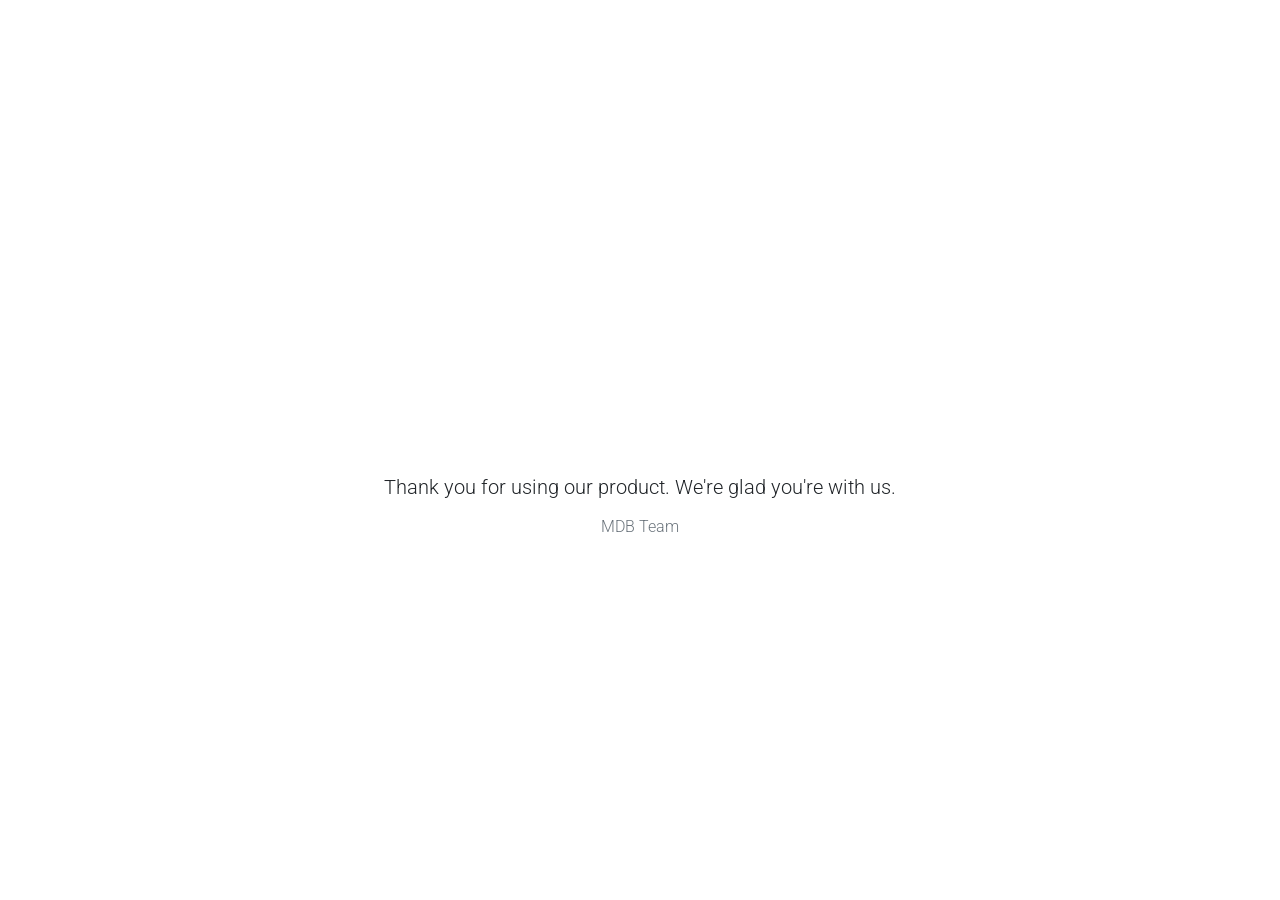
<file: polls/static/MDB-Free_4.19.1/index.html>
<!DOCTYPE html>
<html lang="en">
<head>
  <meta charset="UTF-8">
  <meta name="viewport" content="width=device-width, initial-scale=1, shrink-to-fit=no">
  <meta http-equiv="x-ua-compatible" content="ie=edge">
  <title>Material Design for Bootstrap</title>
  <!-- MDB icon -->
  <link rel="icon" href="img/mdb-favicon.ico" type="image/x-icon">
  <!-- Font Awesome -->
  <link rel="stylesheet" href="https://use.fontawesome.com/releases/v5.11.2/css/all.css">
  <!-- Google Fonts Roboto -->
  <link rel="stylesheet" href="https://fonts.googleapis.com/css?family=Roboto:300,400,500,700&display=swap">
  <!-- Bootstrap core CSS -->
  <link rel="stylesheet" href="css/bootstrap.min.css">
  <!-- Material Design Bootstrap -->
  <link rel="stylesheet" href="css/mdb.min.css">
  <!-- Your custom styles (optional) -->
  <link rel="stylesheet" href="css/style.css">
</head>
<body>

  <!-- Start your project here-->  
  <div style="height: 100vh">
    <div class="flex-center flex-column">
      <h1 class="text-hide animated fadeIn mb-4" style="background-image: url('https://mdbootstrap.com/img/logo/mdb-transparent-250px.png'); width: 250px; height: 90px;">MDBootstrap</h1>
      <h5 class="animated fadeIn mb-3">Thank you for using our product. We're glad you're with us.</h5>
      <p class="animated fadeIn text-muted">MDB Team</p>
    </div>
  </div>
  <!-- End your project here-->

  <!-- jQuery -->
  <script type="text/javascript" src="js/jquery.min.js"></script>
  <!-- Bootstrap tooltips -->
  <script type="text/javascript" src="js/popper.min.js"></script>
  <!-- Bootstrap core JavaScript -->
  <script type="text/javascript" src="js/bootstrap.min.js"></script>
  <!-- MDB core JavaScript -->
  <script type="text/javascript" src="js/mdb.min.js"></script>
  <!-- Your custom scripts (optional) -->
  <script type="text/javascript"></script>

</body>
</html>
</file>
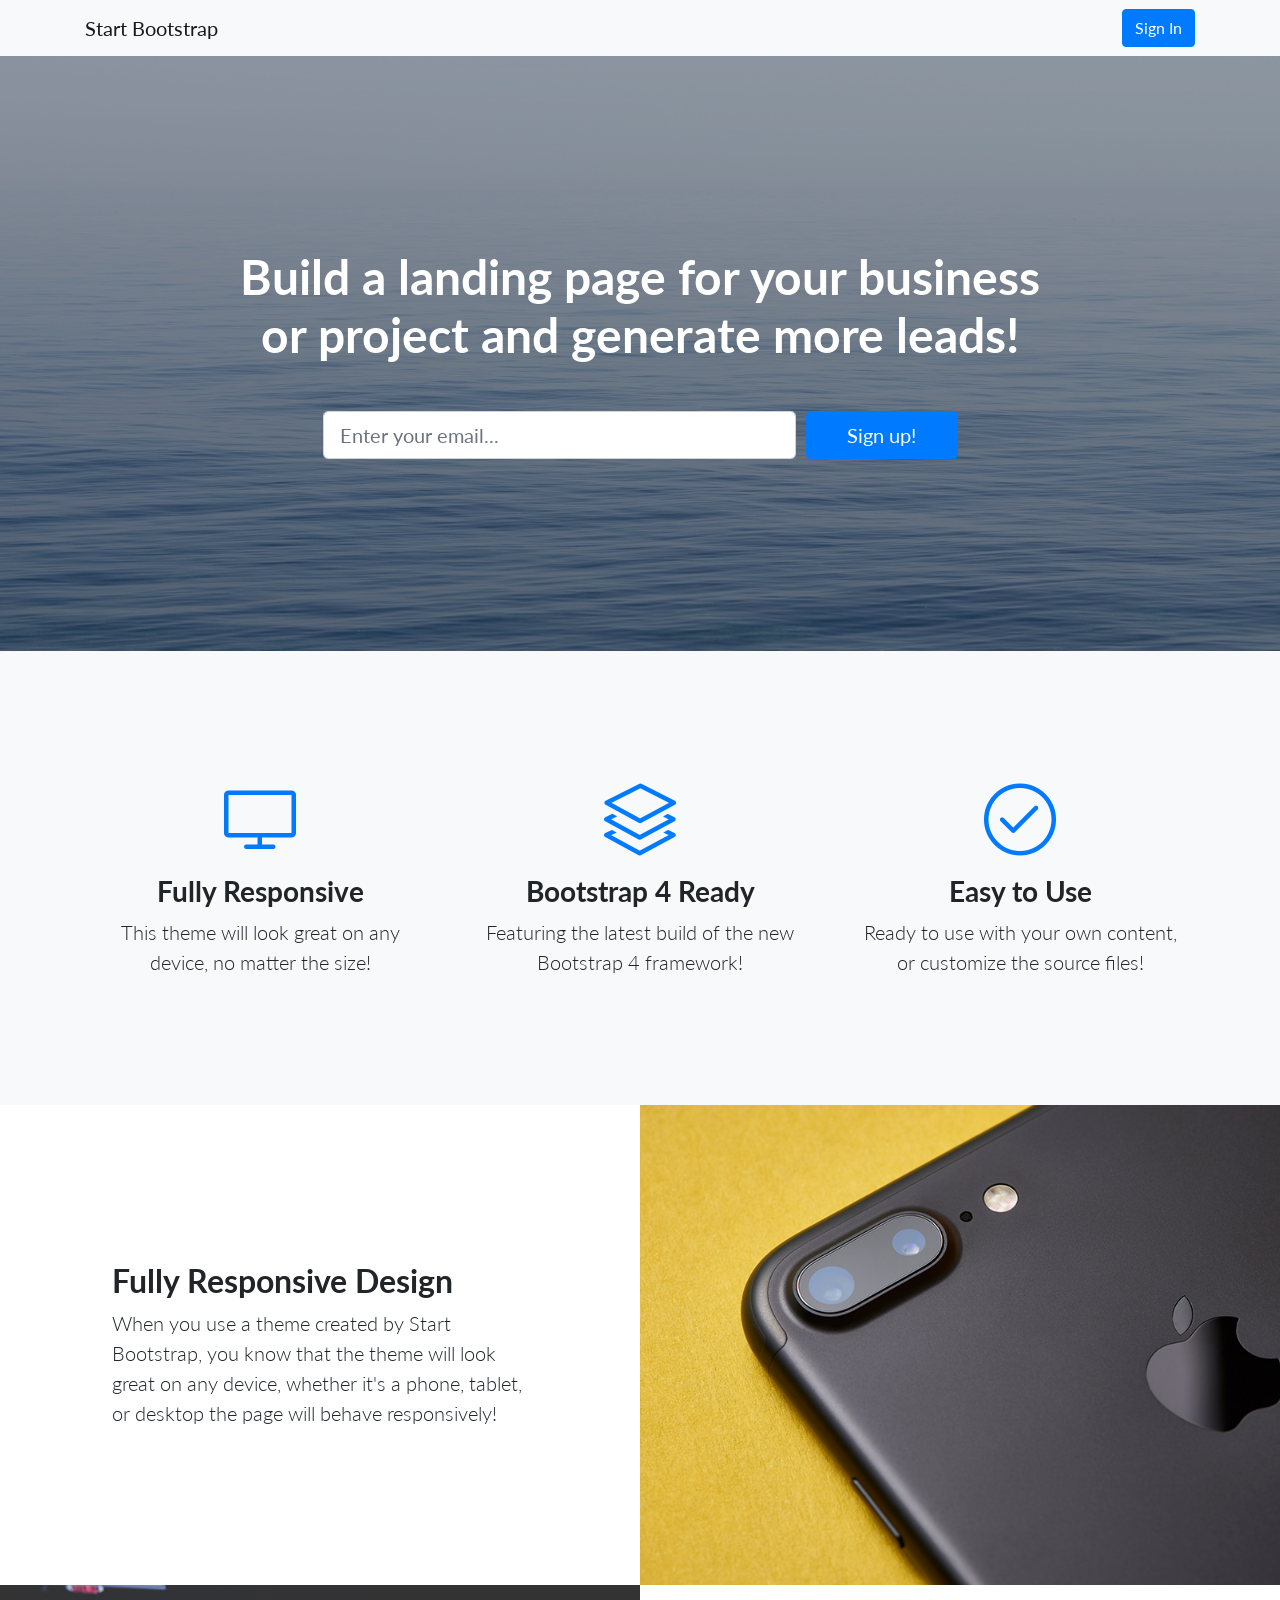
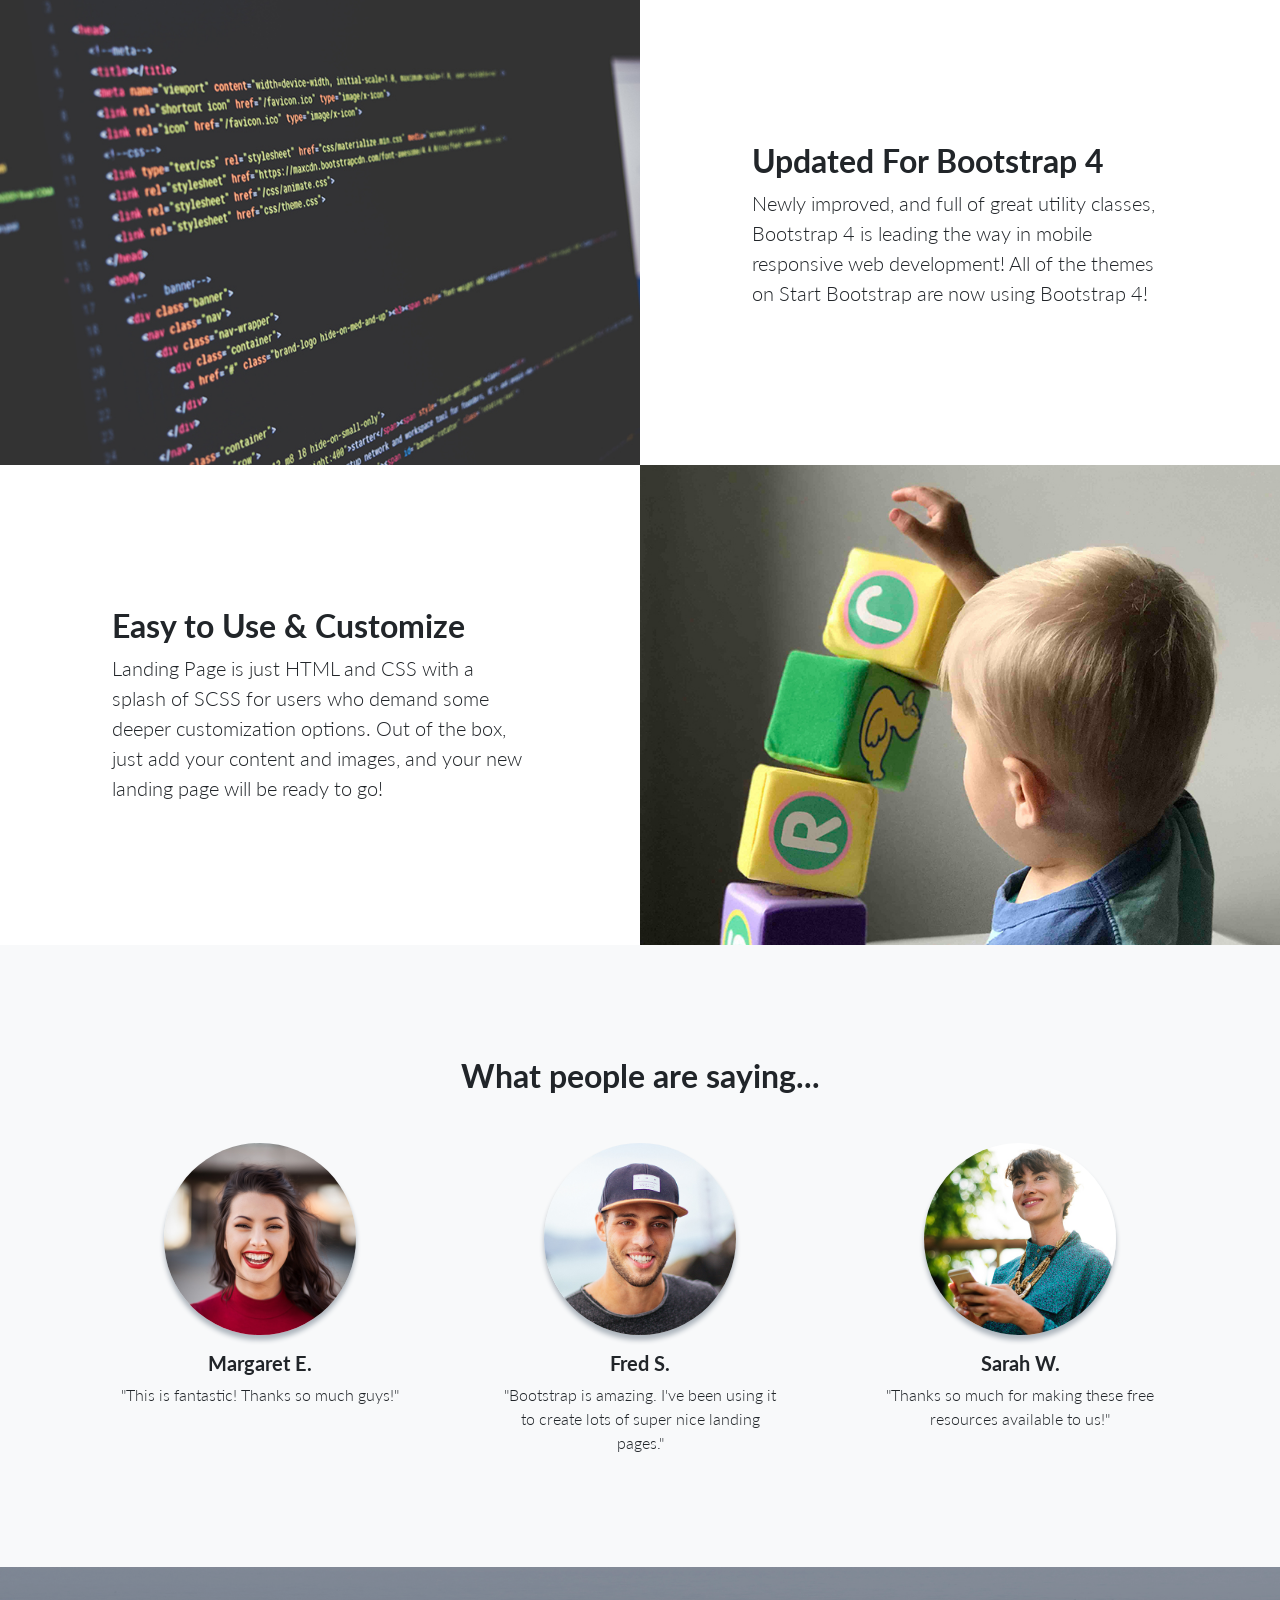
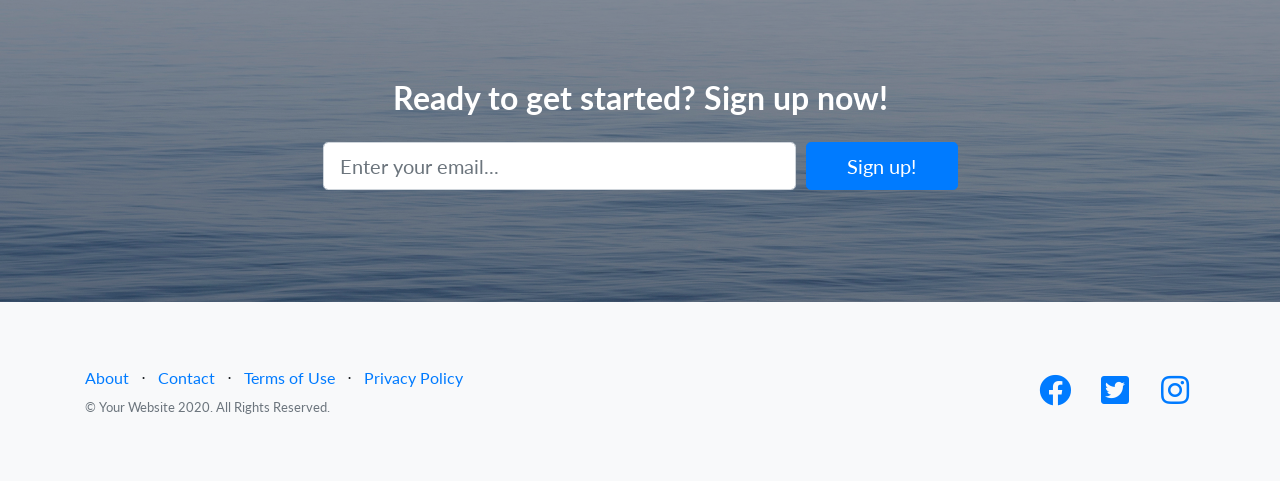
<file: polls/static/startbootstrap/index.html>
<!DOCTYPE html>
<html lang="en">

<head>

  <meta charset="utf-8">
  <meta name="viewport" content="width=device-width, initial-scale=1, shrink-to-fit=no">
  <meta name="description" content="">
  <meta name="author" content="">

  <title>Landing Page - Start Bootstrap Theme</title>

  <!-- Bootstrap core CSS -->
  <link href="vendor/bootstrap/css/bootstrap.min.css" rel="stylesheet">

  <!-- Custom fonts for this template -->
  <link href="vendor/fontawesome-free/css/all.min.css" rel="stylesheet">
  <link href="vendor/simple-line-icons/css/simple-line-icons.css" rel="stylesheet" type="text/css">
  <link href="https://fonts.googleapis.com/css?family=Lato:300,400,700,300italic,400italic,700italic" rel="stylesheet" type="text/css">

  <!-- Custom styles for this template -->
  <link href="css/landing-page.min.css" rel="stylesheet">

</head>

<body>

  <!-- Navigation -->
  <nav class="navbar navbar-light bg-light static-top">
    <div class="container">
      <a class="navbar-brand" href="#">Start Bootstrap</a>
      <a class="btn btn-primary" href="#">Sign In</a>
    </div>
  </nav>

  <!-- Masthead -->
  <header class="masthead text-white text-center">
    <div class="overlay"></div>
    <div class="container">
      <div class="row">
        <div class="col-xl-9 mx-auto">
          <h1 class="mb-5">Build a landing page for your business or project and generate more leads!</h1>
        </div>
        <div class="col-md-10 col-lg-8 col-xl-7 mx-auto">
          <form>
            <div class="form-row">
              <div class="col-12 col-md-9 mb-2 mb-md-0">
                <input type="email" class="form-control form-control-lg" placeholder="Enter your email...">
              </div>
              <div class="col-12 col-md-3">
                <button type="submit" class="btn btn-block btn-lg btn-primary">Sign up!</button>
              </div>
            </div>
          </form>
        </div>
      </div>
    </div>
  </header>

  <!-- Icons Grid -->
  <section class="features-icons bg-light text-center">
    <div class="container">
      <div class="row">
        <div class="col-lg-4">
          <div class="features-icons-item mx-auto mb-5 mb-lg-0 mb-lg-3">
            <div class="features-icons-icon d-flex">
              <i class="icon-screen-desktop m-auto text-primary"></i>
            </div>
            <h3>Fully Responsive</h3>
            <p class="lead mb-0">This theme will look great on any device, no matter the size!</p>
          </div>
        </div>
        <div class="col-lg-4">
          <div class="features-icons-item mx-auto mb-5 mb-lg-0 mb-lg-3">
            <div class="features-icons-icon d-flex">
              <i class="icon-layers m-auto text-primary"></i>
            </div>
            <h3>Bootstrap 4 Ready</h3>
            <p class="lead mb-0">Featuring the latest build of the new Bootstrap 4 framework!</p>
          </div>
        </div>
        <div class="col-lg-4">
          <div class="features-icons-item mx-auto mb-0 mb-lg-3">
            <div class="features-icons-icon d-flex">
              <i class="icon-check m-auto text-primary"></i>
            </div>
            <h3>Easy to Use</h3>
            <p class="lead mb-0">Ready to use with your own content, or customize the source files!</p>
          </div>
        </div>
      </div>
    </div>
  </section>

  <!-- Image Showcases -->
  <section class="showcase">
    <div class="container-fluid p-0">
      <div class="row no-gutters">

        <div class="col-lg-6 order-lg-2 text-white showcase-img" style="background-image: url('img/bg-showcase-1.jpg');"></div>
        <div class="col-lg-6 order-lg-1 my-auto showcase-text">
          <h2>Fully Responsive Design</h2>
          <p class="lead mb-0">When you use a theme created by Start Bootstrap, you know that the theme will look great on any device, whether it's a phone, tablet, or desktop the page will behave responsively!</p>
        </div>
      </div>
      <div class="row no-gutters">
        <div class="col-lg-6 text-white showcase-img" style="background-image: url('img/bg-showcase-2.jpg');"></div>
        <div class="col-lg-6 my-auto showcase-text">
          <h2>Updated For Bootstrap 4</h2>
          <p class="lead mb-0">Newly improved, and full of great utility classes, Bootstrap 4 is leading the way in mobile responsive web development! All of the themes on Start Bootstrap are now using Bootstrap 4!</p>
        </div>
      </div>
      <div class="row no-gutters">
        <div class="col-lg-6 order-lg-2 text-white showcase-img" style="background-image: url('img/bg-showcase-3.jpg');"></div>
        <div class="col-lg-6 order-lg-1 my-auto showcase-text">
          <h2>Easy to Use &amp; Customize</h2>
          <p class="lead mb-0">Landing Page is just HTML and CSS with a splash of SCSS for users who demand some deeper customization options. Out of the box, just add your content and images, and your new landing page will be ready to go!</p>
        </div>
      </div>
    </div>
  </section>

  <!-- Testimonials -->
  <section class="testimonials text-center bg-light">
    <div class="container">
      <h2 class="mb-5">What people are saying...</h2>
      <div class="row">
        <div class="col-lg-4">
          <div class="testimonial-item mx-auto mb-5 mb-lg-0">
            <img class="img-fluid rounded-circle mb-3" src="img/testimonials-1.jpg" alt="">
            <h5>Margaret E.</h5>
            <p class="font-weight-light mb-0">"This is fantastic! Thanks so much guys!"</p>
          </div>
        </div>
        <div class="col-lg-4">
          <div class="testimonial-item mx-auto mb-5 mb-lg-0">
            <img class="img-fluid rounded-circle mb-3" src="img/testimonials-2.jpg" alt="">
            <h5>Fred S.</h5>
            <p class="font-weight-light mb-0">"Bootstrap is amazing. I've been using it to create lots of super nice landing pages."</p>
          </div>
        </div>
        <div class="col-lg-4">
          <div class="testimonial-item mx-auto mb-5 mb-lg-0">
            <img class="img-fluid rounded-circle mb-3" src="img/testimonials-3.jpg" alt="">
            <h5>Sarah W.</h5>
            <p class="font-weight-light mb-0">"Thanks so much for making these free resources available to us!"</p>
          </div>
        </div>
      </div>
    </div>
  </section>

  <!-- Call to Action -->
  <section class="call-to-action text-white text-center">
    <div class="overlay"></div>
    <div class="container">
      <div class="row">
        <div class="col-xl-9 mx-auto">
          <h2 class="mb-4">Ready to get started? Sign up now!</h2>
        </div>
        <div class="col-md-10 col-lg-8 col-xl-7 mx-auto">
          <form>
            <div class="form-row">
              <div class="col-12 col-md-9 mb-2 mb-md-0">
                <input type="email" class="form-control form-control-lg" placeholder="Enter your email...">
              </div>
              <div class="col-12 col-md-3">
                <button type="submit" class="btn btn-block btn-lg btn-primary">Sign up!</button>
              </div>
            </div>
          </form>
        </div>
      </div>
    </div>
  </section>

  <!-- Footer -->
  <footer class="footer bg-light">
    <div class="container">
      <div class="row">
        <div class="col-lg-6 h-100 text-center text-lg-left my-auto">
          <ul class="list-inline mb-2">
            <li class="list-inline-item">
              <a href="#">About</a>
            </li>
            <li class="list-inline-item">&sdot;</li>
            <li class="list-inline-item">
              <a href="#">Contact</a>
            </li>
            <li class="list-inline-item">&sdot;</li>
            <li class="list-inline-item">
              <a href="#">Terms of Use</a>
            </li>
            <li class="list-inline-item">&sdot;</li>
            <li class="list-inline-item">
              <a href="#">Privacy Policy</a>
            </li>
          </ul>
          <p class="text-muted small mb-4 mb-lg-0">&copy; Your Website 2020. All Rights Reserved.</p>
        </div>
        <div class="col-lg-6 h-100 text-center text-lg-right my-auto">
          <ul class="list-inline mb-0">
            <li class="list-inline-item mr-3">
              <a href="#">
                <i class="fab fa-facebook fa-2x fa-fw"></i>
              </a>
            </li>
            <li class="list-inline-item mr-3">
              <a href="#">
                <i class="fab fa-twitter-square fa-2x fa-fw"></i>
              </a>
            </li>
            <li class="list-inline-item">
              <a href="#">
                <i class="fab fa-instagram fa-2x fa-fw"></i>
              </a>
            </li>
          </ul>
        </div>
      </div>
    </div>
  </footer>

  <!-- Bootstrap core JavaScript -->
  <script src="vendor/jquery/jquery.min.js"></script>
  <script src="vendor/bootstrap/js/bootstrap.bundle.min.js"></script>

</body>

</html>
</file>
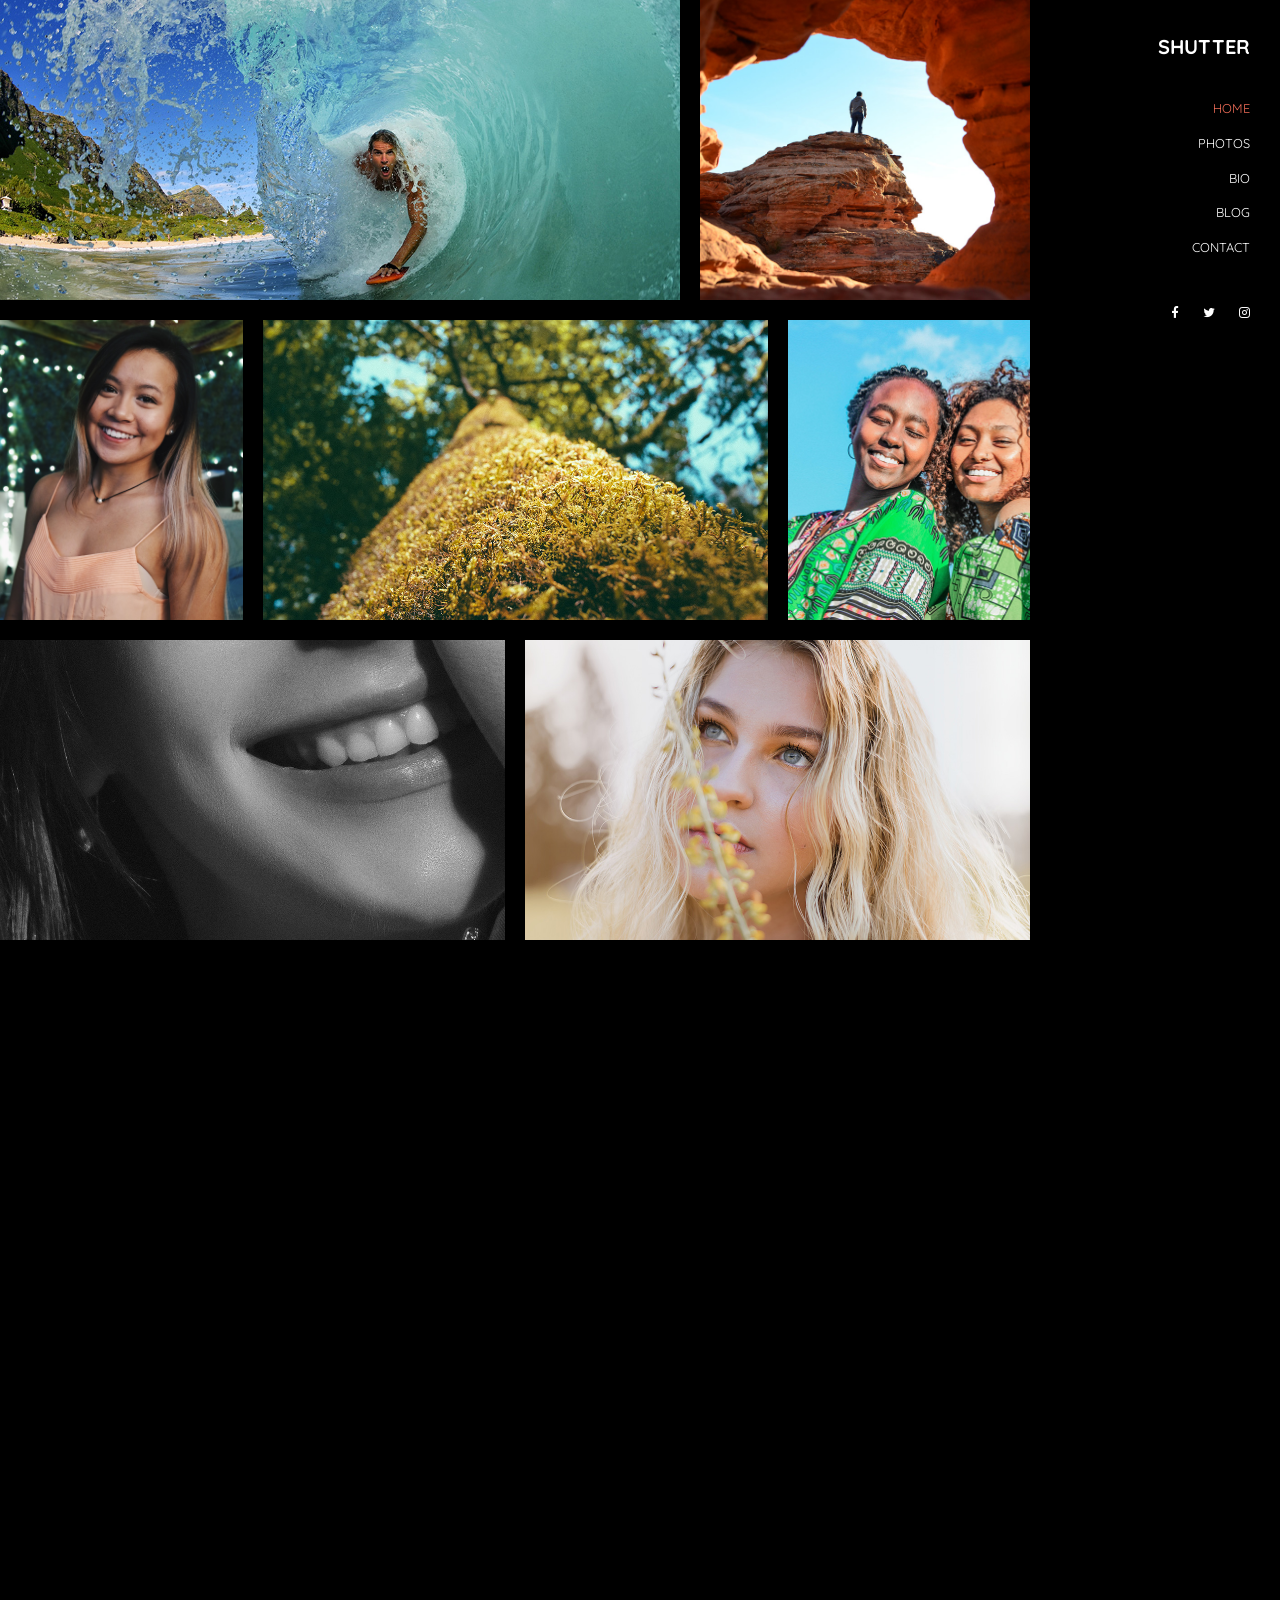
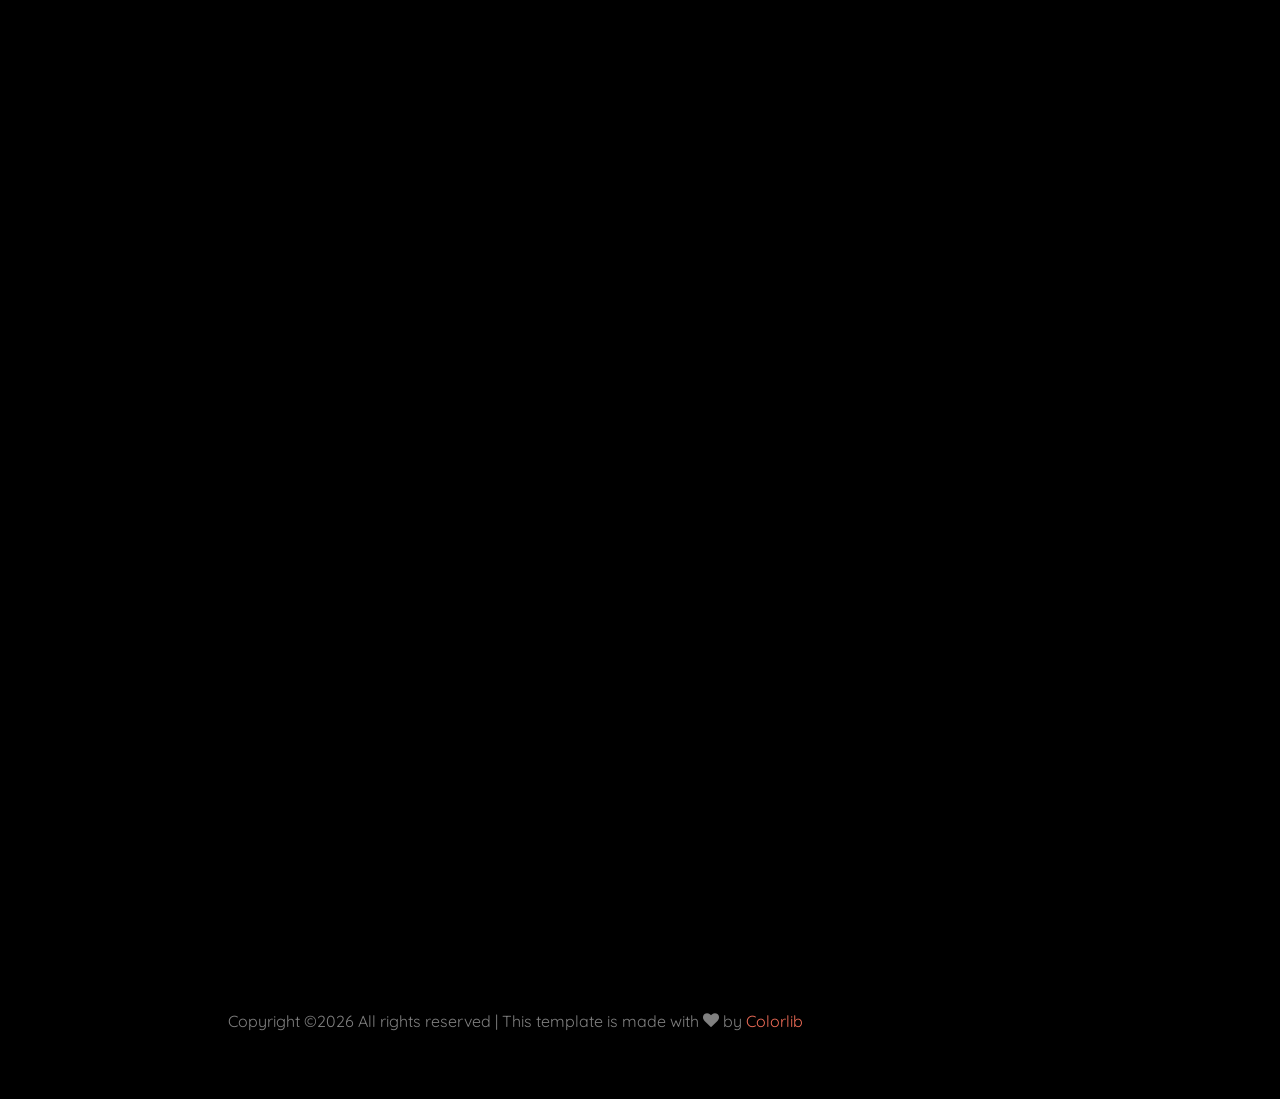
<file: polls/static/shutter/shutter/index.html>
<!DOCTYPE html>
<html lang="en">
  <head>
    <title>Shutter &mdash; Colorlib Website Template</title>
    <meta charset="utf-8">
    <meta name="viewport" content="width=device-width, initial-scale=1, shrink-to-fit=no">

    <link href="https://fonts.googleapis.com/css?family=Quicksand:300,400,500,700,900" rel="stylesheet">
    <link rel="stylesheet" href="fonts/icomoon/style.css">

    <link rel="stylesheet" href="css/bootstrap.min.css">
    <link rel="stylesheet" href="css/magnific-popup.css">
    <link rel="stylesheet" href="css/jquery-ui.css">
    <link rel="stylesheet" href="css/owl.carousel.min.css">
    <link rel="stylesheet" href="css/owl.theme.default.min.css">

    <link rel="stylesheet" href="css/bootstrap-datepicker.css">

    <link rel="stylesheet" href="fonts/flaticon/font/flaticon.css">

    <link rel="stylesheet" href="css/aos.css">
    <link rel="stylesheet" href="css/fancybox.min.css">

    <link rel="stylesheet" href="css/style.css">
    
  </head>
  <body>
  

  <div class="site-wrap">

  <div class="site-mobile-menu">
    <div class="site-mobile-menu-header">
      <div class="site-mobile-menu-close mt-3">
        <span class="icon-close2 js-menu-toggle"></span>
      </div>
    </div>
    <div class="site-mobile-menu-body"></div>
  </div>

  <header class="header-bar d-flex d-lg-block align-items-center" data-aos="fade-left">
    <div class="site-logo">
      <a href="index.html">Shutter</a>
    </div>
    
    <div class="d-inline-block d-xl-none ml-md-0 ml-auto py-3" style="position: relative; top: 3px;"><a href="#" class="site-menu-toggle js-menu-toggle text-white"><span class="icon-menu h3"></span></a></div>

    <div class="main-menu">
      <ul class="js-clone-nav">
        <li class="active"><a href="index.html">Home</a></li>
        <li><a href="photos.html">Photos</a></li>
        <li><a href="bio.html">Bio</a></li>
        <li><a href="blog.html">Blog</a></li>
        <li><a href="contact.html">Contact</a></li>
      </ul>
      <ul class="social js-clone-nav">
        <li><a href="#"><span class="icon-facebook"></span></a></li>
        <li><a href="#"><span class="icon-twitter"></span></a></li>
        <li><a href="#"><span class="icon-instagram"></span></a></li>
      </ul>
    </div>
  </header> 
  <main class="main-content">
    <div class="container-fluid photos">
      <div class="row align-items-stretch">
        
        <div class="col-6 col-md-6 col-lg-8" data-aos="fade-up">
          <a href="single.html" class="d-block photo-item">
            <img src="images/img_4.jpg" alt="Image" class="img-fluid">
            <div class="photo-text-more">
              <div class="photo-text-more">
              <h3 class="heading">Photos Title Here</h3>
              <span class="meta">42 Photos</span>
            </div>
            </div>
          </a>
        </div>
        <div class="col-6 col-md-6 col-lg-4" data-aos="fade-up" data-aos-delay="100">
          <a href="single.html" class="d-block photo-item">
            <img src="images/img_5.jpg" alt="Image" class="img-fluid">
            <div class="photo-text-more">
              <div class="photo-text-more">
              <h3 class="heading">Photos Title Here</h3>
              <span class="meta">42 Photos</span>
            </div>
            </div>
          </a>
        </div>

        <div class="col-6 col-md-6 col-lg-3" data-aos="fade-up">
          <a href="single.html" class="d-block photo-item">
            <img src="images/img_1.jpg" alt="Image" class="img-fluid">
            <div class="photo-text-more">
              <h3 class="heading">Photos Title Here</h3>
              <span class="meta">42 Photos</span>
            </div>
          </a>
        </div>
        <div class="col-6 col-md-6 col-lg-6" data-aos="fade-up" data-aos-delay="200">
          <a href="single.html" class="d-block photo-item">
            <img src="images/img_2.jpg" alt="Image" class="img-fluid">
            <div class="photo-text-more">
              <div class="photo-text-more">
              <h3 class="heading">Photos Title Here</h3>
              <span class="meta">42 Photos</span>
            </div>
            </div>
          </a>
        </div>
        <div class="col-6 col-md-6 col-lg-3" data-aos="fade-up" data-aos-delay="300">
          <a href="single.html" class="d-block photo-item">
            <img src="images/img_3.jpg" alt="Image" class="img-fluid">
            <div class="photo-text-more">
              <div class="photo-text-more">
              <h3 class="heading">Photos Title Here</h3>
              <span class="meta">42 Photos</span>
            </div>
            </div>
          </a>
        </div>

        

        <div class="col-6 col-md-6 col-lg-6" data-aos="fade-up" data-aos-delay="">
          <a href="single.html" class="d-block photo-item">
            <img src="images/img_6.jpg" alt="Image" class="img-fluid">
            <div class="photo-text-more">
              <div class="photo-text-more">
              <h3 class="heading">Photos Title Here</h3>
              <span class="meta">42 Photos</span>
            </div>
            </div>
          </a>
        </div>
        <div class="col-6 col-md-6 col-lg-6" data-aos="fade-up" data-aos-delay="100">
          <a href="single.html" class="d-block photo-item">
            <img src="images/img_7.jpg" alt="Image" class="img-fluid">
            <div class="photo-text-more">
              <div class="photo-text-more">
              <h3 class="heading">Photos Title Here</h3>
              <span class="meta">42 Photos</span>
            </div>
            </div>
          </a>
        </div>


        <div class="col-6 col-md-6 col-lg-4" data-aos="fade-up" data-aos-delay="">
          <a href="single.html" class="d-block photo-item">
            <img src="images/img_8.jpg" alt="Image" class="img-fluid">
            <div class="photo-text-more">
              <div class="photo-text-more">
              <h3 class="heading">Photos Title Here</h3>
              <span class="meta">42 Photos</span>
            </div>
            </div>
          </a>
        </div>
        <div class="col-6 col-md-6 col-lg-4" data-aos="fade-up" data-aos-delay="100">
          <a href="single.html" class="d-block photo-item">
            <img src="images/img_9.jpg" alt="Image" class="img-fluid">
            <div class="photo-text-more">
              <div class="photo-text-more">
              <h3 class="heading">Photos Title Here</h3>
              <span class="meta">42 Photos</span>
            </div>
            </div>
          </a>
        </div>
        <div class="col-6 col-md-6 col-lg-4" data-aos="fade-up" data-aos-delay="200">
          <a href="single.html" class="d-block photo-item">
            <img src="images/img_10.jpg" alt="Image" class="img-fluid">
            <div class="photo-text-more">
              <div class="photo-text-more">
              <h3 class="heading">Photos Title Here</h3>
              <span class="meta">42 Photos</span>
            </div>
            </div>
          </a>
        </div>


        <div class="col-6 col-md-6 col-lg-3" data-aos="fade-up" data-aos-delay="">
          <a href="single.html" class="d-block photo-item">
            <img src="images/img_1.jpg" alt="Image" class="img-fluid">
            <div class="photo-text-more">
              <div class="photo-text-more">
              <h3 class="heading">Photos Title Here</h3>
              <span class="meta">42 Photos</span>
            </div>
            </div>
          </a>
        </div>
        <div class="col-6 col-md-6 col-lg-6" data-aos="fade-up" data-aos-delay="100">
          <a href="single.html" class="d-block photo-item">
            <img src="images/img_2.jpg" alt="Image" class="img-fluid">
            <div class="photo-text-more">
              <div class="photo-text-more">
              <h3 class="heading">Photos Title Here</h3>
              <span class="meta">42 Photos</span>
            </div>
            </div>
          </a>
        </div>
        <div class="col-6 col-md-6 col-lg-3" data-aos="fade-up" data-aos-delay="200">
          <a href="single.html" class="d-block photo-item">
            <img src="images/img_3.jpg" alt="Image" class="img-fluid">
            <div class="photo-text-more">
              <div class="photo-text-more">
              <h3 class="heading">Photos Title Here</h3>
              <span class="meta">42 Photos</span>
            </div>
            </div>
          </a>
        </div>

        <div class="col-6 col-md-6 col-lg-8" data-aos="fade-up" data-aos-delay="">
          <a href="single.html" class="d-block photo-item">
            <img src="images/img_4.jpg" alt="Image" class="img-fluid">
            <div class="photo-text-more">
              <div class="photo-text-more">
              <h3 class="heading">Photos Title Here</h3>
              <span class="meta">42 Photos</span>
            </div>
            </div>
          </a>
        </div>
        <div class="col-6 col-md-6 col-lg-4" data-aos="fade-up" data-aos-delay="100">
          <a href="single.html" class="d-block photo-item">
            <img src="images/img_5.jpg" alt="Image" class="img-fluid">
            <div class="photo-text-more">
              <div class="photo-text-more">
              <h3 class="heading">Photos Title Here</h3>
              <span class="meta">42 Photos</span>
            </div>
            </div>
          </a>
        </div>

        <div class="col-6 col-md-6 col-lg-6" data-aos="fade-up" data-aos-delay="">
          <a href="single.html" class="d-block photo-item">
            <img src="images/img_6.jpg" alt="Image" class="img-fluid">
            <div class="photo-text-more">
              <div class="photo-text-more">
              <h3 class="heading">Photos Title Here</h3>
              <span class="meta">42 Photos</span>
            </div>
            </div>
          </a>
        </div>
        <div class="col-6 col-md-6 col-lg-6" data-aos="fade-up" data-aos-delay="100">
          <a href="single.html" class="d-block photo-item">
            <img src="images/img_7.jpg" alt="Image" class="img-fluid">
            <div class="photo-text-more">
              <div class="photo-text-more">
              <h3 class="heading">Photos Title Here</h3>
              <span class="meta">42 Photos</span>
            </div>
            </div>
          </a>
        </div>


        <div class="col-6 col-md-6 col-lg-4" data-aos="fade-up" data-aos-delay="">
          <a href="single.html" class="d-block photo-item">
            <img src="images/img_8.jpg" alt="Image" class="img-fluid">
            <div class="photo-text-more">
              <div class="photo-text-more">
              <h3 class="heading">Photos Title Here</h3>
              <span class="meta">42 Photos</span>
            </div>
            </div>
          </a>
        </div>
        <div class="col-6 col-md-6 col-lg-8" data-aos="fade-up" data-aos-delay="100">
          <a href="single.html" class="d-block photo-item">
            <img src="images/img_9.jpg" alt="Image" class="img-fluid">
            <div class="photo-text-more">
              <div class="photo-text-more">
              <h3 class="heading">Photos Title Here</h3>
              <span class="meta">42 Photos</span>
            </div>
            </div>
          </a>
        </div>
        

      </div>

      <div class="row justify-content-center">
        <div class="col-md-12 text-center py-5">
          <p>
        <!-- Link back to Colorlib can't be removed. Template is licensed under CC BY 3.0. -->
        Copyright &copy;<script>document.write(new Date().getFullYear());</script> All rights reserved | This template is made with <i class="icon-heart" aria-hidden="true"></i> by <a href="https://colorlib.com" target="_blank" >Colorlib</a>
        <!-- Link back to Colorlib can't be removed. Template is licensed under CC BY 3.0. -->
      </p>
        </div>
      </div>
    </div>
  </main>

</div> <!-- .site-wrap -->

  <script src="js/jquery-3.3.1.min.js"></script>
  <script src="js/jquery-migrate-3.0.1.min.js"></script>
  <script src="js/jquery-ui.js"></script>
  <script src="js/popper.min.js"></script>
  <script src="js/bootstrap.min.js"></script>
  <script src="js/owl.carousel.min.js"></script>
  <script src="js/jquery.stellar.min.js"></script>
  <script src="js/jquery.countdown.min.js"></script>
  <script src="js/jquery.magnific-popup.min.js"></script>
  <script src="js/bootstrap-datepicker.min.js"></script>
  <script src="js/aos.js"></script>

  <script src="js/jquery.fancybox.min.js"></script>

  <script src="js/main.js"></script>
    
  </body>
</html>
</file>
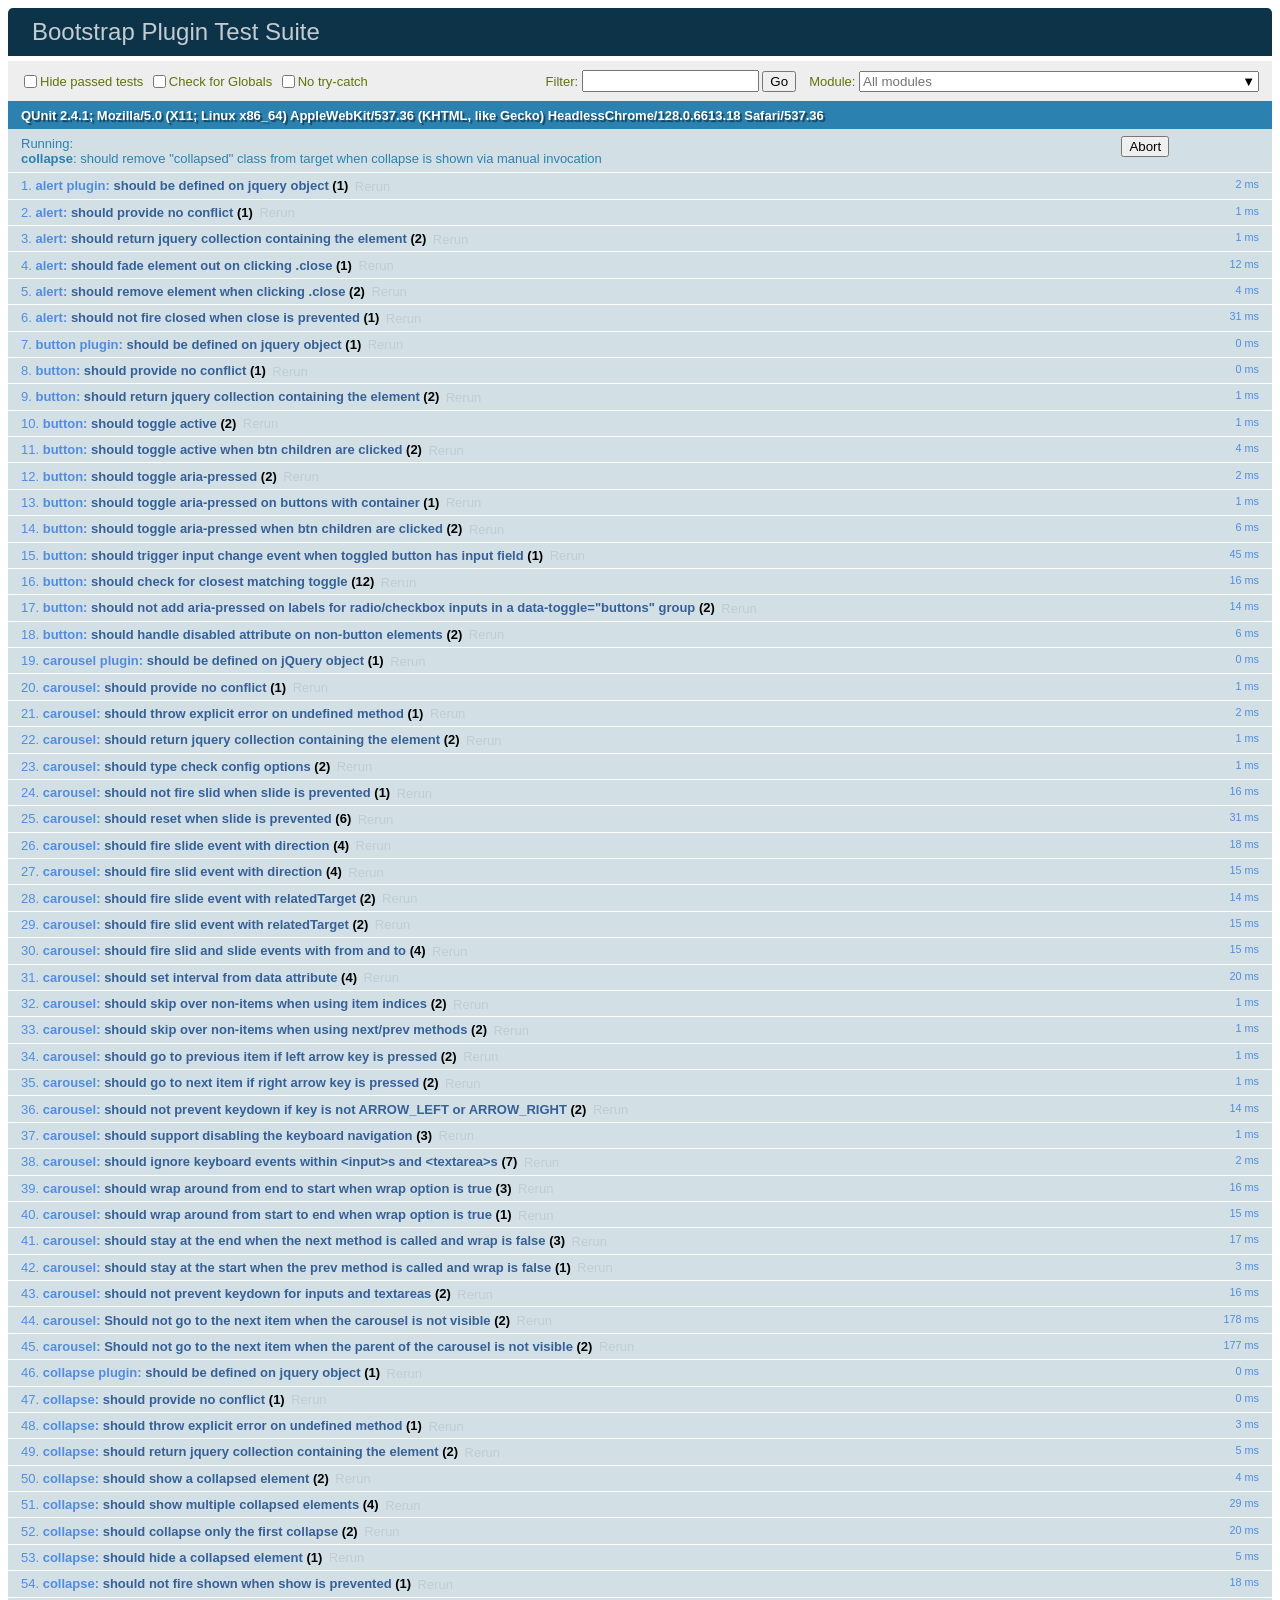
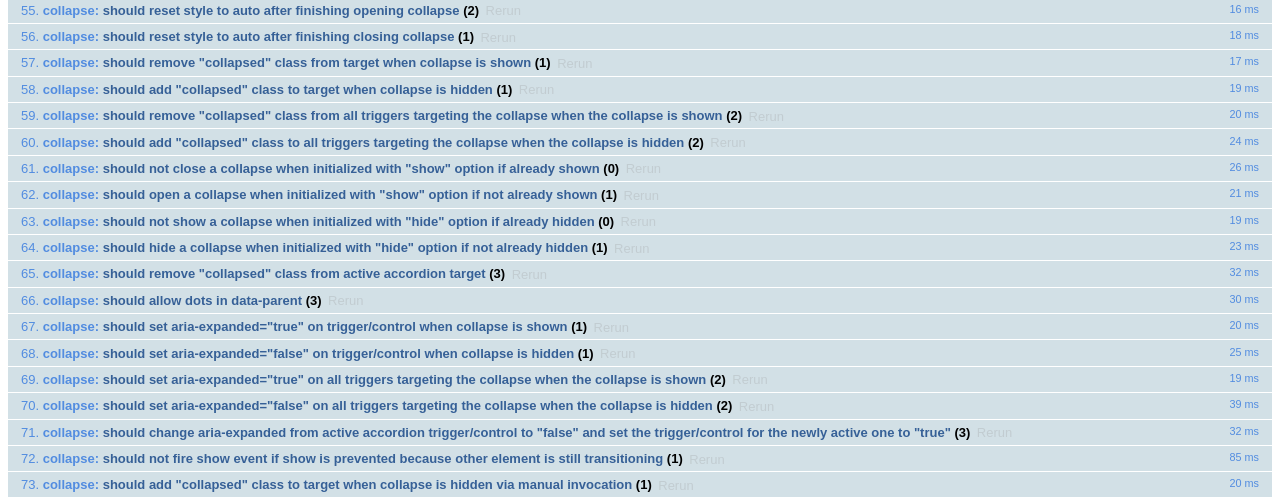
<file: polls/static/bootstrap-4.0.0/js/tests/index.html>
<!doctype html>
<html lang="en">
  <head>
    <meta charset="utf-8">
    <meta name="viewport" content="width=device-width, initial-scale=1, shrink-to-fit=no">
    <title>Bootstrap Plugin Test Suite</title>

    <!-- jQuery -->
    <script>
      (function () {
        var path = '../../assets/js/vendor/jquery-slim.min.js'
        // get jquery param from the query string.
        var jQueryVersion = location.search.match(/[?&]jquery=(.*?)(?=&|$)/)

        // If a version was specified, use that version from our vendor folder
        if (jQueryVersion) {
          path = 'vendor/jquery-' + jQueryVersion[1] + '.min.js'
        }
        document.write('<script src="' + path + '"><\/script>')
      }())
    </script>
    <script src="../../assets/js/vendor/popper.min.js"></script>

    <!-- QUnit -->
    <link rel="stylesheet" href="vendor/qunit.css" media="screen">
    <script src="vendor/qunit.js"></script>

    <script>
      // Disable jQuery event aliases to ensure we don't accidentally use any of them
      [
        'blur',
        'focus',
        'focusin',
        'focusout',
        'resize',
        'scroll',
        'click',
        'dblclick',
        'mousedown',
        'mouseup',
        'mousemove',
        'mouseover',
        'mouseout',
        'mouseenter',
        'mouseleave',
        'change',
        'select',
        'submit',
        'keydown',
        'keypress',
        'keyup',
        'contextmenu'
      ].forEach(function(eventAlias) {
        $.fn[eventAlias] = function() {
          throw new Error('Using the ".' + eventAlias + '()" method is not allowed, so that Bootstrap can be compatible with custom jQuery builds which exclude the "event aliases" module that defines said method. See https://github.com/twbs/bootstrap/blob/master/CONTRIBUTING.md#js')
        }
      })

      // Require assert.expect in each test
      QUnit.config.requireExpects = true

      // See https://github.com/axemclion/grunt-saucelabs#test-result-details-with-qunit
      var log = []
      var testName

      QUnit.done(function(testResults) {
        var tests = []
        for (var i = 0; i < log.length; i++) {
          var details = log[i]
          tests.push({
            name: details.name,
            result: details.result,
            expected: details.expected,
            actual: details.actual,
            source: details.source
          })
        }
        testResults.tests = tests

        window.global_test_results = testResults
      })

      QUnit.testStart(function(testDetails) {
        QUnit.log(function(details) {
          if (!details.result) {
            details.name = testDetails.name
            log.push(details)
          }
        })
      })

      // Display fixture on-screen on iOS to avoid false positives
      // See https://github.com/twbs/bootstrap/pull/15955
      if (/iPhone|iPad|iPod/.test(navigator.userAgent)) {
        QUnit.begin(function() {
          $('#qunit-fixture').css({ top: 0, left: 0 })
        })

        QUnit.done(function() {
          $('#qunit-fixture').css({ top: '', left: '' })
        })
      }
    </script>

    <!-- Transpiled Plugins -->
    <script src="../dist/util.js"></script>
    <script src="../dist/alert.js"></script>
    <script src="../dist/button.js"></script>
    <script src="../dist/carousel.js"></script>
    <script src="../dist/collapse.js"></script>
    <script src="../dist/dropdown.js"></script>
    <script src="../dist/modal.js"></script>
    <script src="../dist/scrollspy.js"></script>
    <script src="../dist/tab.js"></script>
    <script src="../dist/tooltip.js"></script>
    <script src="../dist/popover.js"></script>

    <!-- Unit Tests -->
    <script src="unit/alert.js"></script>
    <script src="unit/button.js"></script>
    <script src="unit/carousel.js"></script>
    <script src="unit/collapse.js"></script>
    <script src="unit/dropdown.js"></script>
    <script src="unit/modal.js"></script>
    <script src="unit/scrollspy.js"></script>
    <script src="unit/tab.js"></script>
    <script src="unit/tooltip.js"></script>
    <script src="unit/popover.js"></script>
    <script src="unit/util.js"></script>
  </head>
  <body>
    <div id="qunit-container">
      <div id="qunit"></div>
      <div id="qunit-fixture"></div>
    </div>
  </body>
</html>
</file>
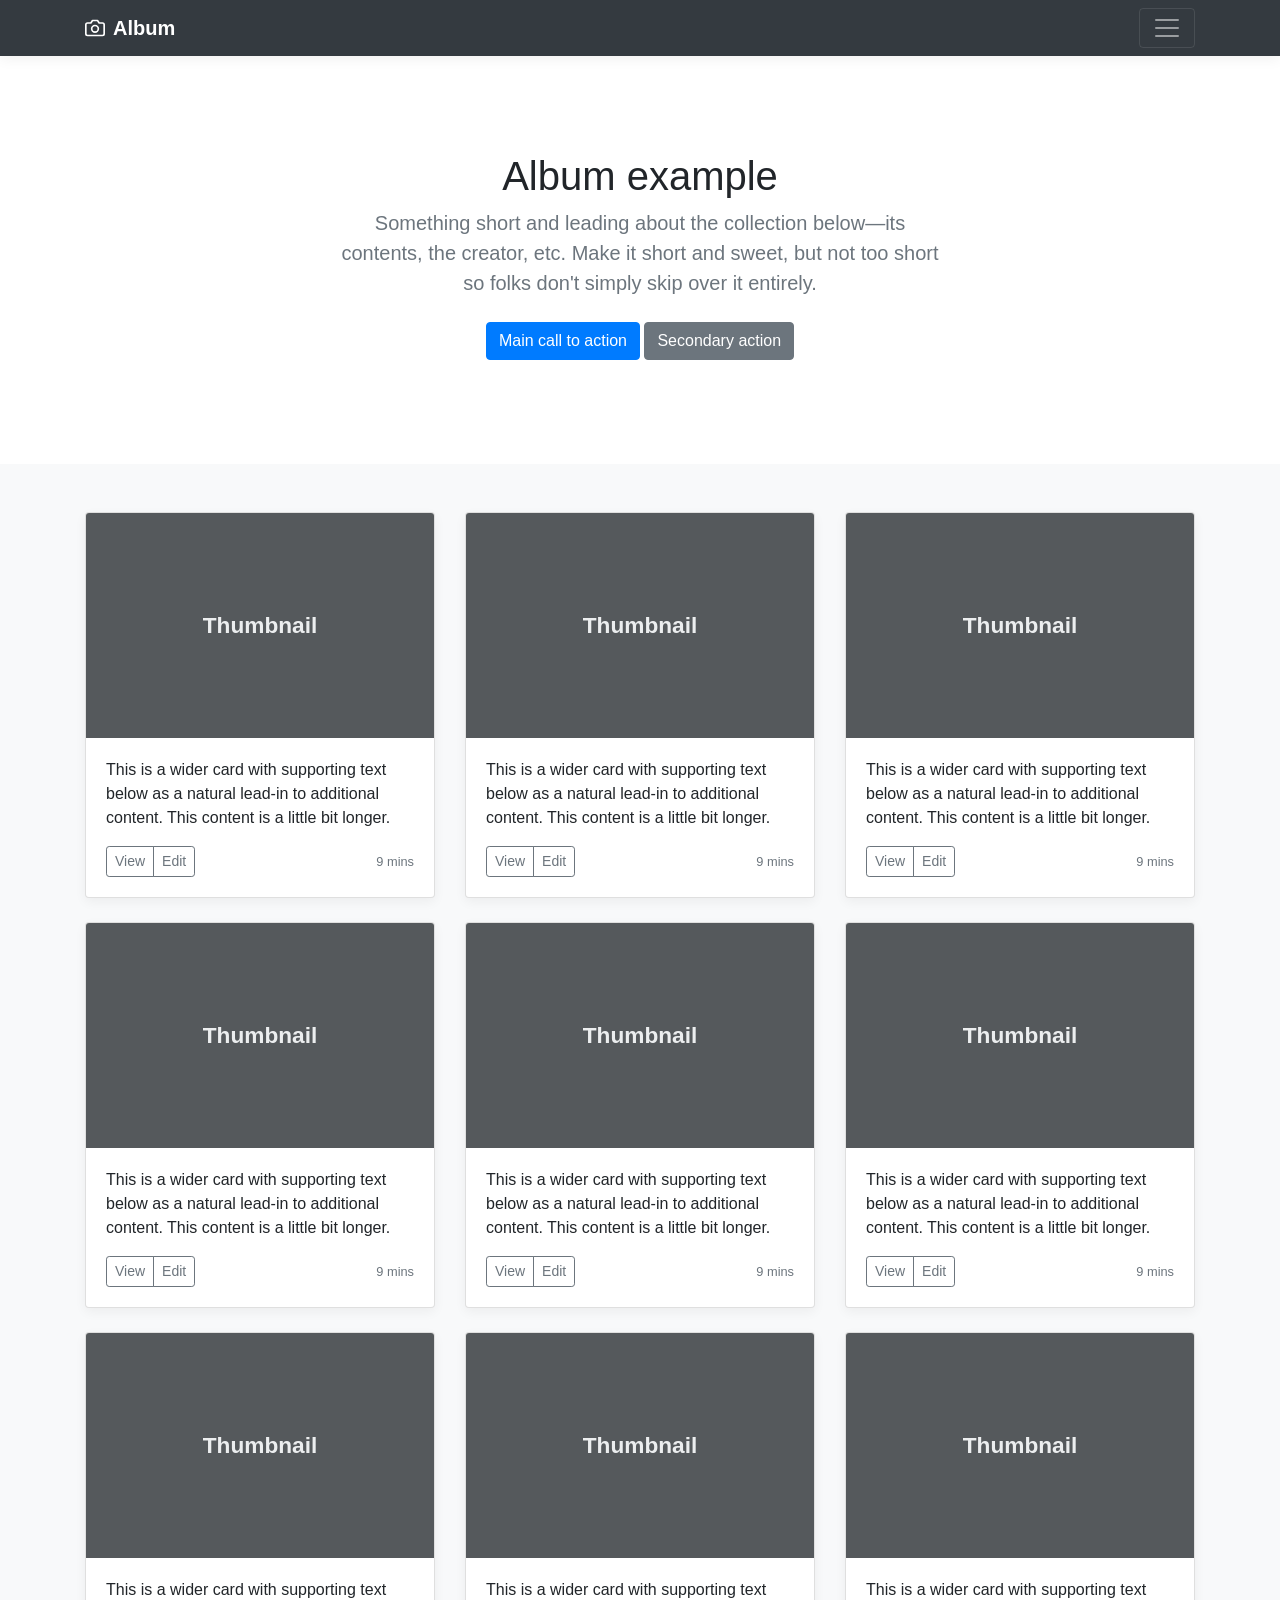
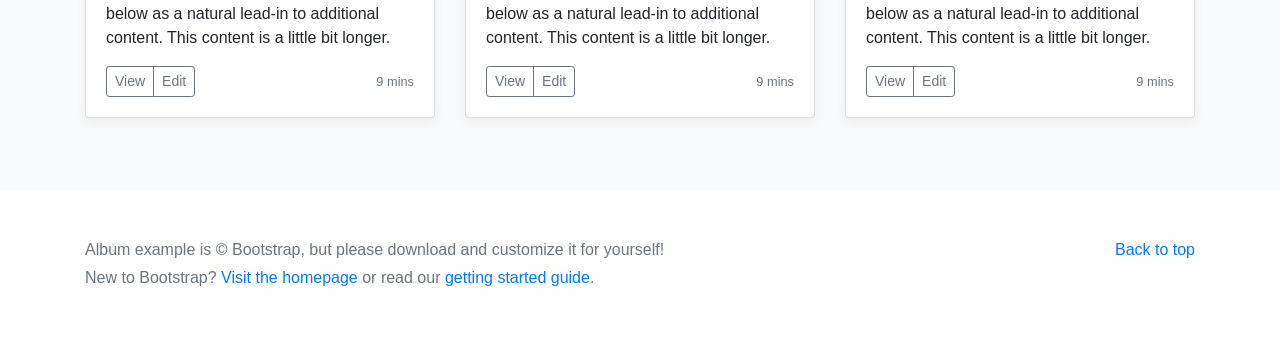
<file: polls/static/bootstrap-4.0.0/docs/4.0/examples/album/index.html>
<!doctype html>
<html lang="en">
  <head>
    <meta charset="utf-8">
    <meta name="viewport" content="width=device-width, initial-scale=1, shrink-to-fit=no">
    <meta name="description" content="">
    <meta name="author" content="">
    <link rel="icon" href="../../../../favicon.ico">

    <title>Album example for Bootstrap</title>

    <!-- Bootstrap core CSS -->
    <link href="../../../../dist/css/bootstrap.min.css" rel="stylesheet">

    <!-- Custom styles for this template -->
    <link href="album.css" rel="stylesheet">
  </head>

  <body>

    <header>
      <div class="collapse bg-dark" id="navbarHeader">
        <div class="container">
          <div class="row">
            <div class="col-sm-8 col-md-7 py-4">
              <h4 class="text-white">About</h4>
              <p class="text-muted">Add some information about the album below, the author, or any other background context. Make it a few sentences long so folks can pick up some informative tidbits. Then, link them off to some social networking sites or contact information.</p>
            </div>
            <div class="col-sm-4 offset-md-1 py-4">
              <h4 class="text-white">Contact</h4>
              <ul class="list-unstyled">
                <li><a href="#" class="text-white">Follow on Twitter</a></li>
                <li><a href="#" class="text-white">Like on Facebook</a></li>
                <li><a href="#" class="text-white">Email me</a></li>
              </ul>
            </div>
          </div>
        </div>
      </div>
      <div class="navbar navbar-dark bg-dark box-shadow">
        <div class="container d-flex justify-content-between">
          <a href="#" class="navbar-brand d-flex align-items-center">
            <svg xmlns="http://www.w3.org/2000/svg" width="20" height="20" viewBox="0 0 24 24" fill="none" stroke="currentColor" stroke-width="2" stroke-linecap="round" stroke-linejoin="round" class="mr-2"><path d="M23 19a2 2 0 0 1-2 2H3a2 2 0 0 1-2-2V8a2 2 0 0 1 2-2h4l2-3h6l2 3h4a2 2 0 0 1 2 2z"></path><circle cx="12" cy="13" r="4"></circle></svg>
            <strong>Album</strong>
          </a>
          <button class="navbar-toggler" type="button" data-toggle="collapse" data-target="#navbarHeader" aria-controls="navbarHeader" aria-expanded="false" aria-label="Toggle navigation">
            <span class="navbar-toggler-icon"></span>
          </button>
        </div>
      </div>
    </header>

    <main role="main">

      <section class="jumbotron text-center">
        <div class="container">
          <h1 class="jumbotron-heading">Album example</h1>
          <p class="lead text-muted">Something short and leading about the collection below—its contents, the creator, etc. Make it short and sweet, but not too short so folks don't simply skip over it entirely.</p>
          <p>
            <a href="#" class="btn btn-primary my-2">Main call to action</a>
            <a href="#" class="btn btn-secondary my-2">Secondary action</a>
          </p>
        </div>
      </section>

      <div class="album py-5 bg-light">
        <div class="container">

          <div class="row">
            <div class="col-md-4">
              <div class="card mb-4 box-shadow">
                <img class="card-img-top" data-src="holder.js/100px225?theme=thumb&bg=55595c&fg=eceeef&text=Thumbnail" alt="Card image cap">
                <div class="card-body">
                  <p class="card-text">This is a wider card with supporting text below as a natural lead-in to additional content. This content is a little bit longer.</p>
                  <div class="d-flex justify-content-between align-items-center">
                    <div class="btn-group">
                      <button type="button" class="btn btn-sm btn-outline-secondary">View</button>
                      <button type="button" class="btn btn-sm btn-outline-secondary">Edit</button>
                    </div>
                    <small class="text-muted">9 mins</small>
                  </div>
                </div>
              </div>
            </div>
            <div class="col-md-4">
              <div class="card mb-4 box-shadow">
                <img class="card-img-top" data-src="holder.js/100px225?theme=thumb&bg=55595c&fg=eceeef&text=Thumbnail" alt="Card image cap">
                <div class="card-body">
                  <p class="card-text">This is a wider card with supporting text below as a natural lead-in to additional content. This content is a little bit longer.</p>
                  <div class="d-flex justify-content-between align-items-center">
                    <div class="btn-group">
                      <button type="button" class="btn btn-sm btn-outline-secondary">View</button>
                      <button type="button" class="btn btn-sm btn-outline-secondary">Edit</button>
                    </div>
                    <small class="text-muted">9 mins</small>
                  </div>
                </div>
              </div>
            </div>
            <div class="col-md-4">
              <div class="card mb-4 box-shadow">
                <img class="card-img-top" data-src="holder.js/100px225?theme=thumb&bg=55595c&fg=eceeef&text=Thumbnail" alt="Card image cap">
                <div class="card-body">
                  <p class="card-text">This is a wider card with supporting text below as a natural lead-in to additional content. This content is a little bit longer.</p>
                  <div class="d-flex justify-content-between align-items-center">
                    <div class="btn-group">
                      <button type="button" class="btn btn-sm btn-outline-secondary">View</button>
                      <button type="button" class="btn btn-sm btn-outline-secondary">Edit</button>
                    </div>
                    <small class="text-muted">9 mins</small>
                  </div>
                </div>
              </div>
            </div>

            <div class="col-md-4">
              <div class="card mb-4 box-shadow">
                <img class="card-img-top" data-src="holder.js/100px225?theme=thumb&bg=55595c&fg=eceeef&text=Thumbnail" alt="Card image cap">
                <div class="card-body">
                  <p class="card-text">This is a wider card with supporting text below as a natural lead-in to additional content. This content is a little bit longer.</p>
                  <div class="d-flex justify-content-between align-items-center">
                    <div class="btn-group">
                      <button type="button" class="btn btn-sm btn-outline-secondary">View</button>
                      <button type="button" class="btn btn-sm btn-outline-secondary">Edit</button>
                    </div>
                    <small class="text-muted">9 mins</small>
                  </div>
                </div>
              </div>
            </div>
            <div class="col-md-4">
              <div class="card mb-4 box-shadow">
                <img class="card-img-top" data-src="holder.js/100px225?theme=thumb&bg=55595c&fg=eceeef&text=Thumbnail" alt="Card image cap">
                <div class="card-body">
                  <p class="card-text">This is a wider card with supporting text below as a natural lead-in to additional content. This content is a little bit longer.</p>
                  <div class="d-flex justify-content-between align-items-center">
                    <div class="btn-group">
                      <button type="button" class="btn btn-sm btn-outline-secondary">View</button>
                      <button type="button" class="btn btn-sm btn-outline-secondary">Edit</button>
                    </div>
                    <small class="text-muted">9 mins</small>
                  </div>
                </div>
              </div>
            </div>
            <div class="col-md-4">
              <div class="card mb-4 box-shadow">
                <img class="card-img-top" data-src="holder.js/100px225?theme=thumb&bg=55595c&fg=eceeef&text=Thumbnail" alt="Card image cap">
                <div class="card-body">
                  <p class="card-text">This is a wider card with supporting text below as a natural lead-in to additional content. This content is a little bit longer.</p>
                  <div class="d-flex justify-content-between align-items-center">
                    <div class="btn-group">
                      <button type="button" class="btn btn-sm btn-outline-secondary">View</button>
                      <button type="button" class="btn btn-sm btn-outline-secondary">Edit</button>
                    </div>
                    <small class="text-muted">9 mins</small>
                  </div>
                </div>
              </div>
            </div>

            <div class="col-md-4">
              <div class="card mb-4 box-shadow">
                <img class="card-img-top" data-src="holder.js/100px225?theme=thumb&bg=55595c&fg=eceeef&text=Thumbnail" alt="Card image cap">
                <div class="card-body">
                  <p class="card-text">This is a wider card with supporting text below as a natural lead-in to additional content. This content is a little bit longer.</p>
                  <div class="d-flex justify-content-between align-items-center">
                    <div class="btn-group">
                      <button type="button" class="btn btn-sm btn-outline-secondary">View</button>
                      <button type="button" class="btn btn-sm btn-outline-secondary">Edit</button>
                    </div>
                    <small class="text-muted">9 mins</small>
                  </div>
                </div>
              </div>
            </div>
            <div class="col-md-4">
              <div class="card mb-4 box-shadow">
                <img class="card-img-top" data-src="holder.js/100px225?theme=thumb&bg=55595c&fg=eceeef&text=Thumbnail" alt="Card image cap">
                <div class="card-body">
                  <p class="card-text">This is a wider card with supporting text below as a natural lead-in to additional content. This content is a little bit longer.</p>
                  <div class="d-flex justify-content-between align-items-center">
                    <div class="btn-group">
                      <button type="button" class="btn btn-sm btn-outline-secondary">View</button>
                      <button type="button" class="btn btn-sm btn-outline-secondary">Edit</button>
                    </div>
                    <small class="text-muted">9 mins</small>
                  </div>
                </div>
              </div>
            </div>
            <div class="col-md-4">
              <div class="card mb-4 box-shadow">
                <img class="card-img-top" data-src="holder.js/100px225?theme=thumb&bg=55595c&fg=eceeef&text=Thumbnail" alt="Card image cap">
                <div class="card-body">
                  <p class="card-text">This is a wider card with supporting text below as a natural lead-in to additional content. This content is a little bit longer.</p>
                  <div class="d-flex justify-content-between align-items-center">
                    <div class="btn-group">
                      <button type="button" class="btn btn-sm btn-outline-secondary">View</button>
                      <button type="button" class="btn btn-sm btn-outline-secondary">Edit</button>
                    </div>
                    <small class="text-muted">9 mins</small>
                  </div>
                </div>
              </div>
            </div>
          </div>
        </div>
      </div>

    </main>

    <footer class="text-muted">
      <div class="container">
        <p class="float-right">
          <a href="#">Back to top</a>
        </p>
        <p>Album example is &copy; Bootstrap, but please download and customize it for yourself!</p>
        <p>New to Bootstrap? <a href="../../">Visit the homepage</a> or read our <a href="../../getting-started/">getting started guide</a>.</p>
      </div>
    </footer>

    <!-- Bootstrap core JavaScript
    ================================================== -->
    <!-- Placed at the end of the document so the pages load faster -->
    <script src="https://code.jquery.com/jquery-3.2.1.slim.min.js" integrity="sha384-KJ3o2DKtIkvYIK3UENzmM7KCkRr/rE9/Qpg6aAZGJwFDMVNA/GpGFF93hXpG5KkN" crossorigin="anonymous"></script>
    <script>window.jQuery || document.write('<script src="../../../../assets/js/vendor/jquery-slim.min.js"><\/script>')</script>
    <script src="../../../../assets/js/vendor/popper.min.js"></script>
    <script src="../../../../dist/js/bootstrap.min.js"></script>
    <script src="../../../../assets/js/vendor/holder.min.js"></script>
  </body>
</html>
</file>
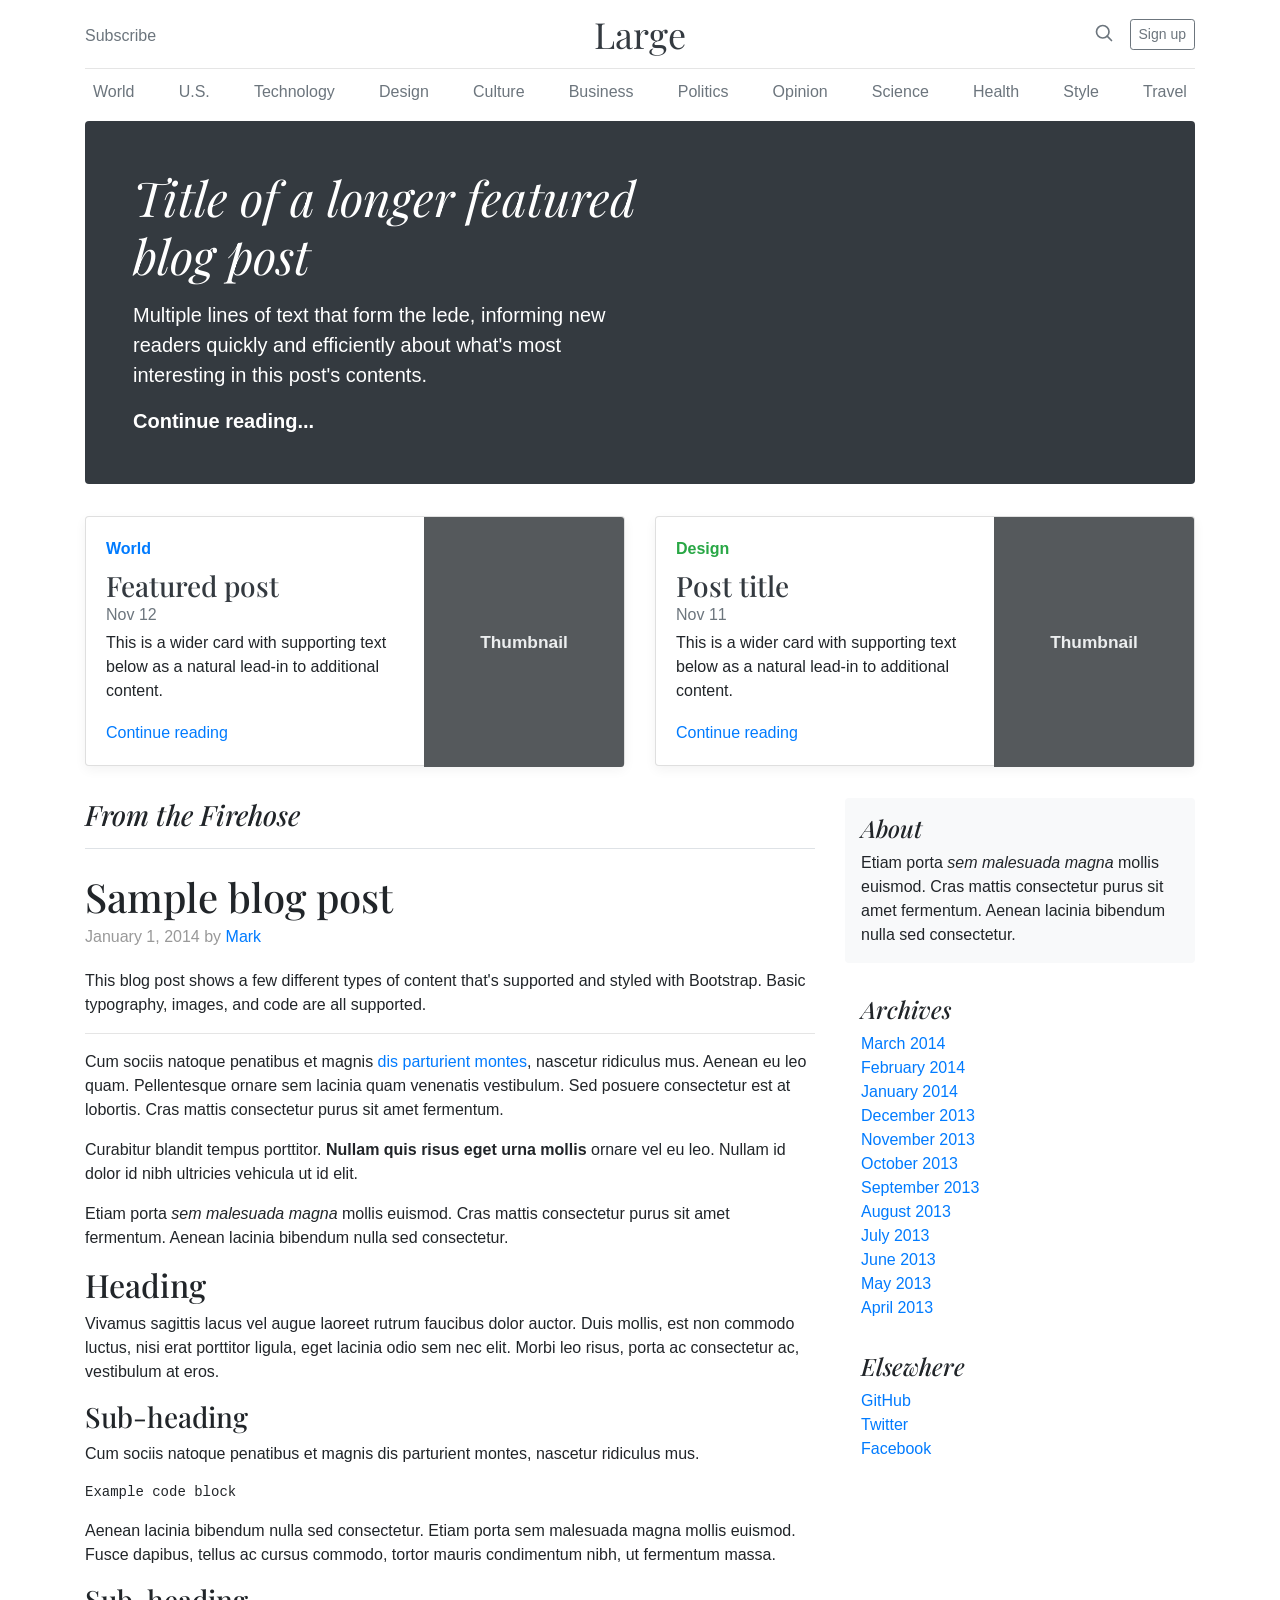
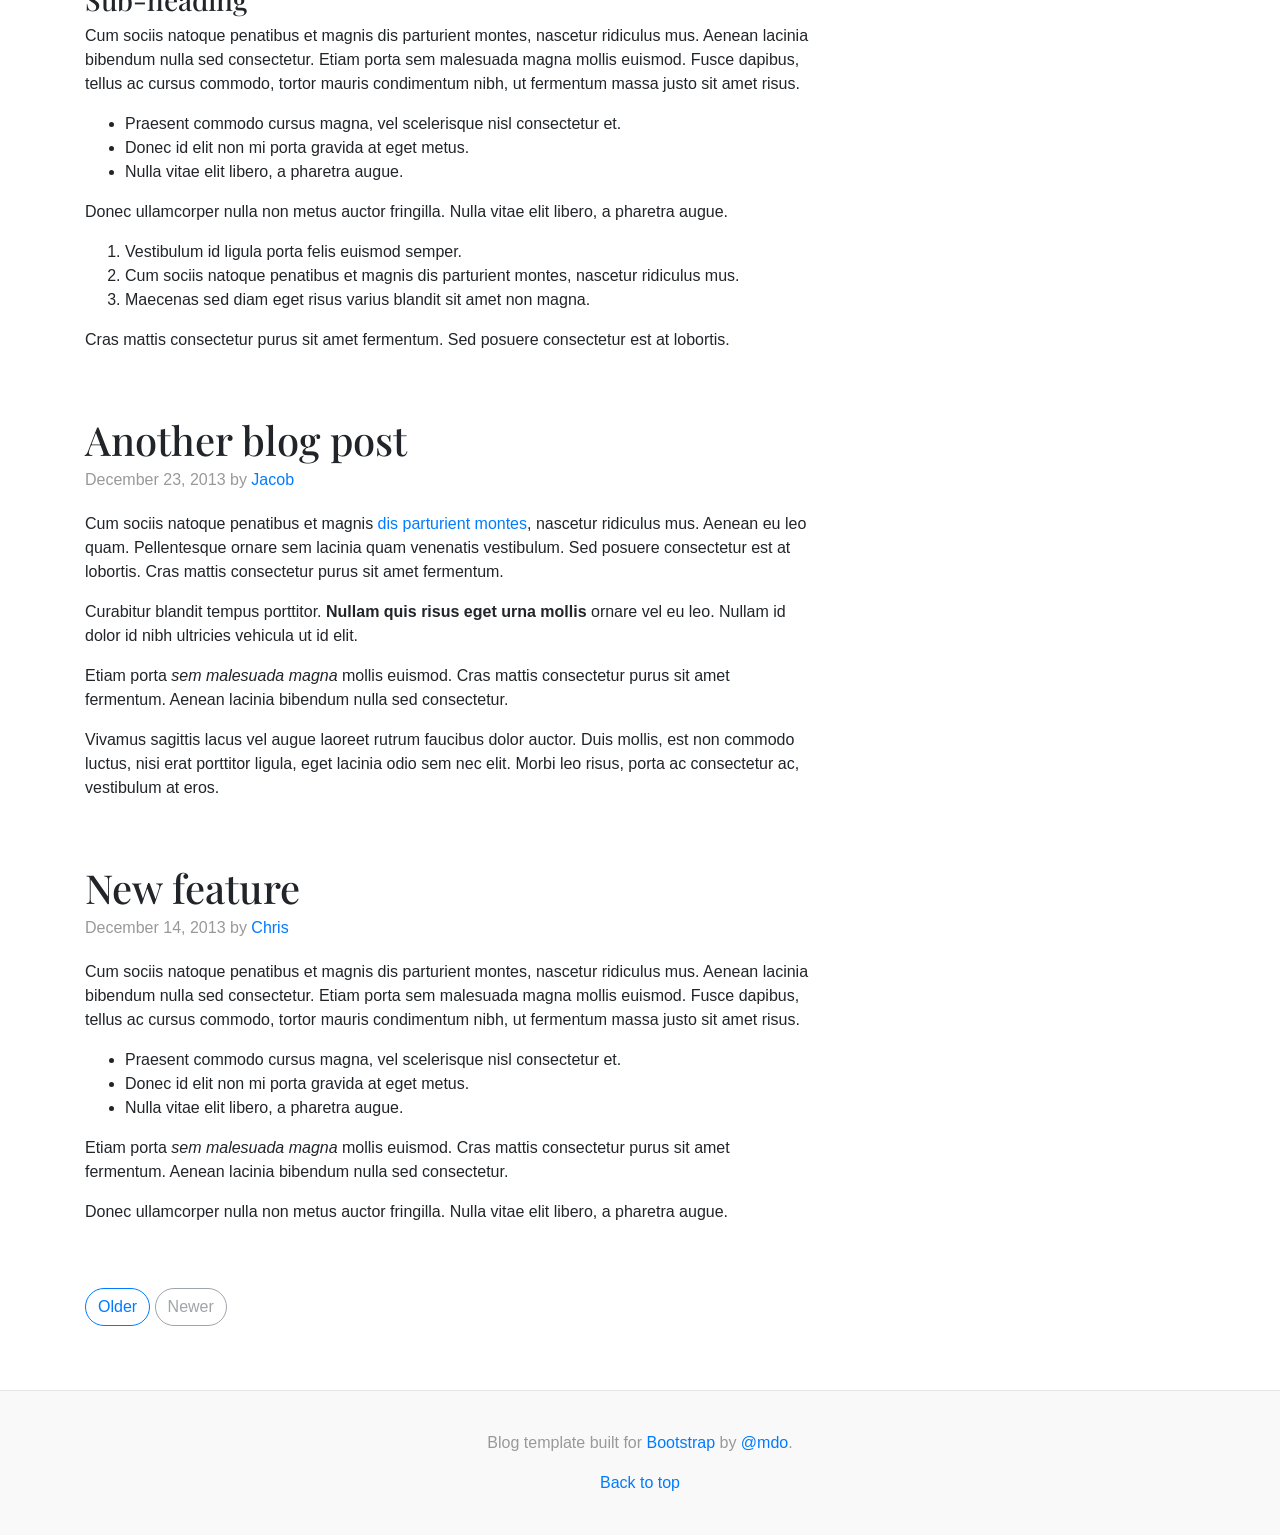
<file: polls/static/bootstrap-4.0.0/docs/4.0/examples/blog/index.html>
<!doctype html>
<html lang="en">
  <head>
    <meta charset="utf-8">
    <meta name="viewport" content="width=device-width, initial-scale=1, shrink-to-fit=no">
    <meta name="description" content="">
    <meta name="author" content="">
    <link rel="icon" href="../../../../favicon.ico">

    <title>Blog Template for Bootstrap</title>

    <!-- Bootstrap core CSS -->
    <link href="../../../../dist/css/bootstrap.min.css" rel="stylesheet">

    <!-- Custom styles for this template -->
    <link href="https://fonts.googleapis.com/css?family=Playfair+Display:700,900" rel="stylesheet">
    <link href="blog.css" rel="stylesheet">
  </head>

  <body>

    <div class="container">
      <header class="blog-header py-3">
        <div class="row flex-nowrap justify-content-between align-items-center">
          <div class="col-4 pt-1">
            <a class="text-muted" href="#">Subscribe</a>
          </div>
          <div class="col-4 text-center">
            <a class="blog-header-logo text-dark" href="#">Large</a>
          </div>
          <div class="col-4 d-flex justify-content-end align-items-center">
            <a class="text-muted" href="#">
              <svg xmlns="http://www.w3.org/2000/svg" width="20" height="20" viewBox="0 0 24 24" fill="none" stroke="currentColor" stroke-width="2" stroke-linecap="round" stroke-linejoin="round" class="mx-3"><circle cx="10.5" cy="10.5" r="7.5"></circle><line x1="21" y1="21" x2="15.8" y2="15.8"></line></svg>
            </a>
            <a class="btn btn-sm btn-outline-secondary" href="#">Sign up</a>
          </div>
        </div>
      </header>

      <div class="nav-scroller py-1 mb-2">
        <nav class="nav d-flex justify-content-between">
          <a class="p-2 text-muted" href="#">World</a>
          <a class="p-2 text-muted" href="#">U.S.</a>
          <a class="p-2 text-muted" href="#">Technology</a>
          <a class="p-2 text-muted" href="#">Design</a>
          <a class="p-2 text-muted" href="#">Culture</a>
          <a class="p-2 text-muted" href="#">Business</a>
          <a class="p-2 text-muted" href="#">Politics</a>
          <a class="p-2 text-muted" href="#">Opinion</a>
          <a class="p-2 text-muted" href="#">Science</a>
          <a class="p-2 text-muted" href="#">Health</a>
          <a class="p-2 text-muted" href="#">Style</a>
          <a class="p-2 text-muted" href="#">Travel</a>
        </nav>
      </div>

      <div class="jumbotron p-3 p-md-5 text-white rounded bg-dark">
        <div class="col-md-6 px-0">
          <h1 class="display-4 font-italic">Title of a longer featured blog post</h1>
          <p class="lead my-3">Multiple lines of text that form the lede, informing new readers quickly and efficiently about what's most interesting in this post's contents.</p>
          <p class="lead mb-0"><a href="#" class="text-white font-weight-bold">Continue reading...</a></p>
        </div>
      </div>

      <div class="row mb-2">
        <div class="col-md-6">
          <div class="card flex-md-row mb-4 box-shadow h-md-250">
            <div class="card-body d-flex flex-column align-items-start">
              <strong class="d-inline-block mb-2 text-primary">World</strong>
              <h3 class="mb-0">
                <a class="text-dark" href="#">Featured post</a>
              </h3>
              <div class="mb-1 text-muted">Nov 12</div>
              <p class="card-text mb-auto">This is a wider card with supporting text below as a natural lead-in to additional content.</p>
              <a href="#">Continue reading</a>
            </div>
            <img class="card-img-right flex-auto d-none d-md-block" data-src="holder.js/200x250?theme=thumb" alt="Card image cap">
          </div>
        </div>
        <div class="col-md-6">
          <div class="card flex-md-row mb-4 box-shadow h-md-250">
            <div class="card-body d-flex flex-column align-items-start">
              <strong class="d-inline-block mb-2 text-success">Design</strong>
              <h3 class="mb-0">
                <a class="text-dark" href="#">Post title</a>
              </h3>
              <div class="mb-1 text-muted">Nov 11</div>
              <p class="card-text mb-auto">This is a wider card with supporting text below as a natural lead-in to additional content.</p>
              <a href="#">Continue reading</a>
            </div>
            <img class="card-img-right flex-auto d-none d-md-block" data-src="holder.js/200x250?theme=thumb" alt="Card image cap">
          </div>
        </div>
      </div>
    </div>

    <main role="main" class="container">
      <div class="row">
        <div class="col-md-8 blog-main">
          <h3 class="pb-3 mb-4 font-italic border-bottom">
            From the Firehose
          </h3>

          <div class="blog-post">
            <h2 class="blog-post-title">Sample blog post</h2>
            <p class="blog-post-meta">January 1, 2014 by <a href="#">Mark</a></p>

            <p>This blog post shows a few different types of content that's supported and styled with Bootstrap. Basic typography, images, and code are all supported.</p>
            <hr>
            <p>Cum sociis natoque penatibus et magnis <a href="#">dis parturient montes</a>, nascetur ridiculus mus. Aenean eu leo quam. Pellentesque ornare sem lacinia quam venenatis vestibulum. Sed posuere consectetur est at lobortis. Cras mattis consectetur purus sit amet fermentum.</p>
            <blockquote>
              <p>Curabitur blandit tempus porttitor. <strong>Nullam quis risus eget urna mollis</strong> ornare vel eu leo. Nullam id dolor id nibh ultricies vehicula ut id elit.</p>
            </blockquote>
            <p>Etiam porta <em>sem malesuada magna</em> mollis euismod. Cras mattis consectetur purus sit amet fermentum. Aenean lacinia bibendum nulla sed consectetur.</p>
            <h2>Heading</h2>
            <p>Vivamus sagittis lacus vel augue laoreet rutrum faucibus dolor auctor. Duis mollis, est non commodo luctus, nisi erat porttitor ligula, eget lacinia odio sem nec elit. Morbi leo risus, porta ac consectetur ac, vestibulum at eros.</p>
            <h3>Sub-heading</h3>
            <p>Cum sociis natoque penatibus et magnis dis parturient montes, nascetur ridiculus mus.</p>
            <pre><code>Example code block</code></pre>
            <p>Aenean lacinia bibendum nulla sed consectetur. Etiam porta sem malesuada magna mollis euismod. Fusce dapibus, tellus ac cursus commodo, tortor mauris condimentum nibh, ut fermentum massa.</p>
            <h3>Sub-heading</h3>
            <p>Cum sociis natoque penatibus et magnis dis parturient montes, nascetur ridiculus mus. Aenean lacinia bibendum nulla sed consectetur. Etiam porta sem malesuada magna mollis euismod. Fusce dapibus, tellus ac cursus commodo, tortor mauris condimentum nibh, ut fermentum massa justo sit amet risus.</p>
            <ul>
              <li>Praesent commodo cursus magna, vel scelerisque nisl consectetur et.</li>
              <li>Donec id elit non mi porta gravida at eget metus.</li>
              <li>Nulla vitae elit libero, a pharetra augue.</li>
            </ul>
            <p>Donec ullamcorper nulla non metus auctor fringilla. Nulla vitae elit libero, a pharetra augue.</p>
            <ol>
              <li>Vestibulum id ligula porta felis euismod semper.</li>
              <li>Cum sociis natoque penatibus et magnis dis parturient montes, nascetur ridiculus mus.</li>
              <li>Maecenas sed diam eget risus varius blandit sit amet non magna.</li>
            </ol>
            <p>Cras mattis consectetur purus sit amet fermentum. Sed posuere consectetur est at lobortis.</p>
          </div><!-- /.blog-post -->

          <div class="blog-post">
            <h2 class="blog-post-title">Another blog post</h2>
            <p class="blog-post-meta">December 23, 2013 by <a href="#">Jacob</a></p>

            <p>Cum sociis natoque penatibus et magnis <a href="#">dis parturient montes</a>, nascetur ridiculus mus. Aenean eu leo quam. Pellentesque ornare sem lacinia quam venenatis vestibulum. Sed posuere consectetur est at lobortis. Cras mattis consectetur purus sit amet fermentum.</p>
            <blockquote>
              <p>Curabitur blandit tempus porttitor. <strong>Nullam quis risus eget urna mollis</strong> ornare vel eu leo. Nullam id dolor id nibh ultricies vehicula ut id elit.</p>
            </blockquote>
            <p>Etiam porta <em>sem malesuada magna</em> mollis euismod. Cras mattis consectetur purus sit amet fermentum. Aenean lacinia bibendum nulla sed consectetur.</p>
            <p>Vivamus sagittis lacus vel augue laoreet rutrum faucibus dolor auctor. Duis mollis, est non commodo luctus, nisi erat porttitor ligula, eget lacinia odio sem nec elit. Morbi leo risus, porta ac consectetur ac, vestibulum at eros.</p>
          </div><!-- /.blog-post -->

          <div class="blog-post">
            <h2 class="blog-post-title">New feature</h2>
            <p class="blog-post-meta">December 14, 2013 by <a href="#">Chris</a></p>

            <p>Cum sociis natoque penatibus et magnis dis parturient montes, nascetur ridiculus mus. Aenean lacinia bibendum nulla sed consectetur. Etiam porta sem malesuada magna mollis euismod. Fusce dapibus, tellus ac cursus commodo, tortor mauris condimentum nibh, ut fermentum massa justo sit amet risus.</p>
            <ul>
              <li>Praesent commodo cursus magna, vel scelerisque nisl consectetur et.</li>
              <li>Donec id elit non mi porta gravida at eget metus.</li>
              <li>Nulla vitae elit libero, a pharetra augue.</li>
            </ul>
            <p>Etiam porta <em>sem malesuada magna</em> mollis euismod. Cras mattis consectetur purus sit amet fermentum. Aenean lacinia bibendum nulla sed consectetur.</p>
            <p>Donec ullamcorper nulla non metus auctor fringilla. Nulla vitae elit libero, a pharetra augue.</p>
          </div><!-- /.blog-post -->

          <nav class="blog-pagination">
            <a class="btn btn-outline-primary" href="#">Older</a>
            <a class="btn btn-outline-secondary disabled" href="#">Newer</a>
          </nav>

        </div><!-- /.blog-main -->

        <aside class="col-md-4 blog-sidebar">
          <div class="p-3 mb-3 bg-light rounded">
            <h4 class="font-italic">About</h4>
            <p class="mb-0">Etiam porta <em>sem malesuada magna</em> mollis euismod. Cras mattis consectetur purus sit amet fermentum. Aenean lacinia bibendum nulla sed consectetur.</p>
          </div>

          <div class="p-3">
            <h4 class="font-italic">Archives</h4>
            <ol class="list-unstyled mb-0">
              <li><a href="#">March 2014</a></li>
              <li><a href="#">February 2014</a></li>
              <li><a href="#">January 2014</a></li>
              <li><a href="#">December 2013</a></li>
              <li><a href="#">November 2013</a></li>
              <li><a href="#">October 2013</a></li>
              <li><a href="#">September 2013</a></li>
              <li><a href="#">August 2013</a></li>
              <li><a href="#">July 2013</a></li>
              <li><a href="#">June 2013</a></li>
              <li><a href="#">May 2013</a></li>
              <li><a href="#">April 2013</a></li>
            </ol>
          </div>

          <div class="p-3">
            <h4 class="font-italic">Elsewhere</h4>
            <ol class="list-unstyled">
              <li><a href="#">GitHub</a></li>
              <li><a href="#">Twitter</a></li>
              <li><a href="#">Facebook</a></li>
            </ol>
          </div>
        </aside><!-- /.blog-sidebar -->

      </div><!-- /.row -->

    </main><!-- /.container -->

    <footer class="blog-footer">
      <p>Blog template built for <a href="https://getbootstrap.com/">Bootstrap</a> by <a href="https://twitter.com/mdo">@mdo</a>.</p>
      <p>
        <a href="#">Back to top</a>
      </p>
    </footer>

    <!-- Bootstrap core JavaScript
    ================================================== -->
    <!-- Placed at the end of the document so the pages load faster -->
    <script src="https://code.jquery.com/jquery-3.2.1.slim.min.js" integrity="sha384-KJ3o2DKtIkvYIK3UENzmM7KCkRr/rE9/Qpg6aAZGJwFDMVNA/GpGFF93hXpG5KkN" crossorigin="anonymous"></script>
    <script>window.jQuery || document.write('<script src="../../../../assets/js/vendor/jquery-slim.min.js"><\/script>')</script>
    <script src="../../../../assets/js/vendor/popper.min.js"></script>
    <script src="../../../../dist/js/bootstrap.min.js"></script>
    <script src="../../../../assets/js/vendor/holder.min.js"></script>
    <script>
      Holder.addTheme('thumb', {
        bg: '#55595c',
        fg: '#eceeef',
        text: 'Thumbnail'
      });
    </script>
  </body>
</html>
</file>
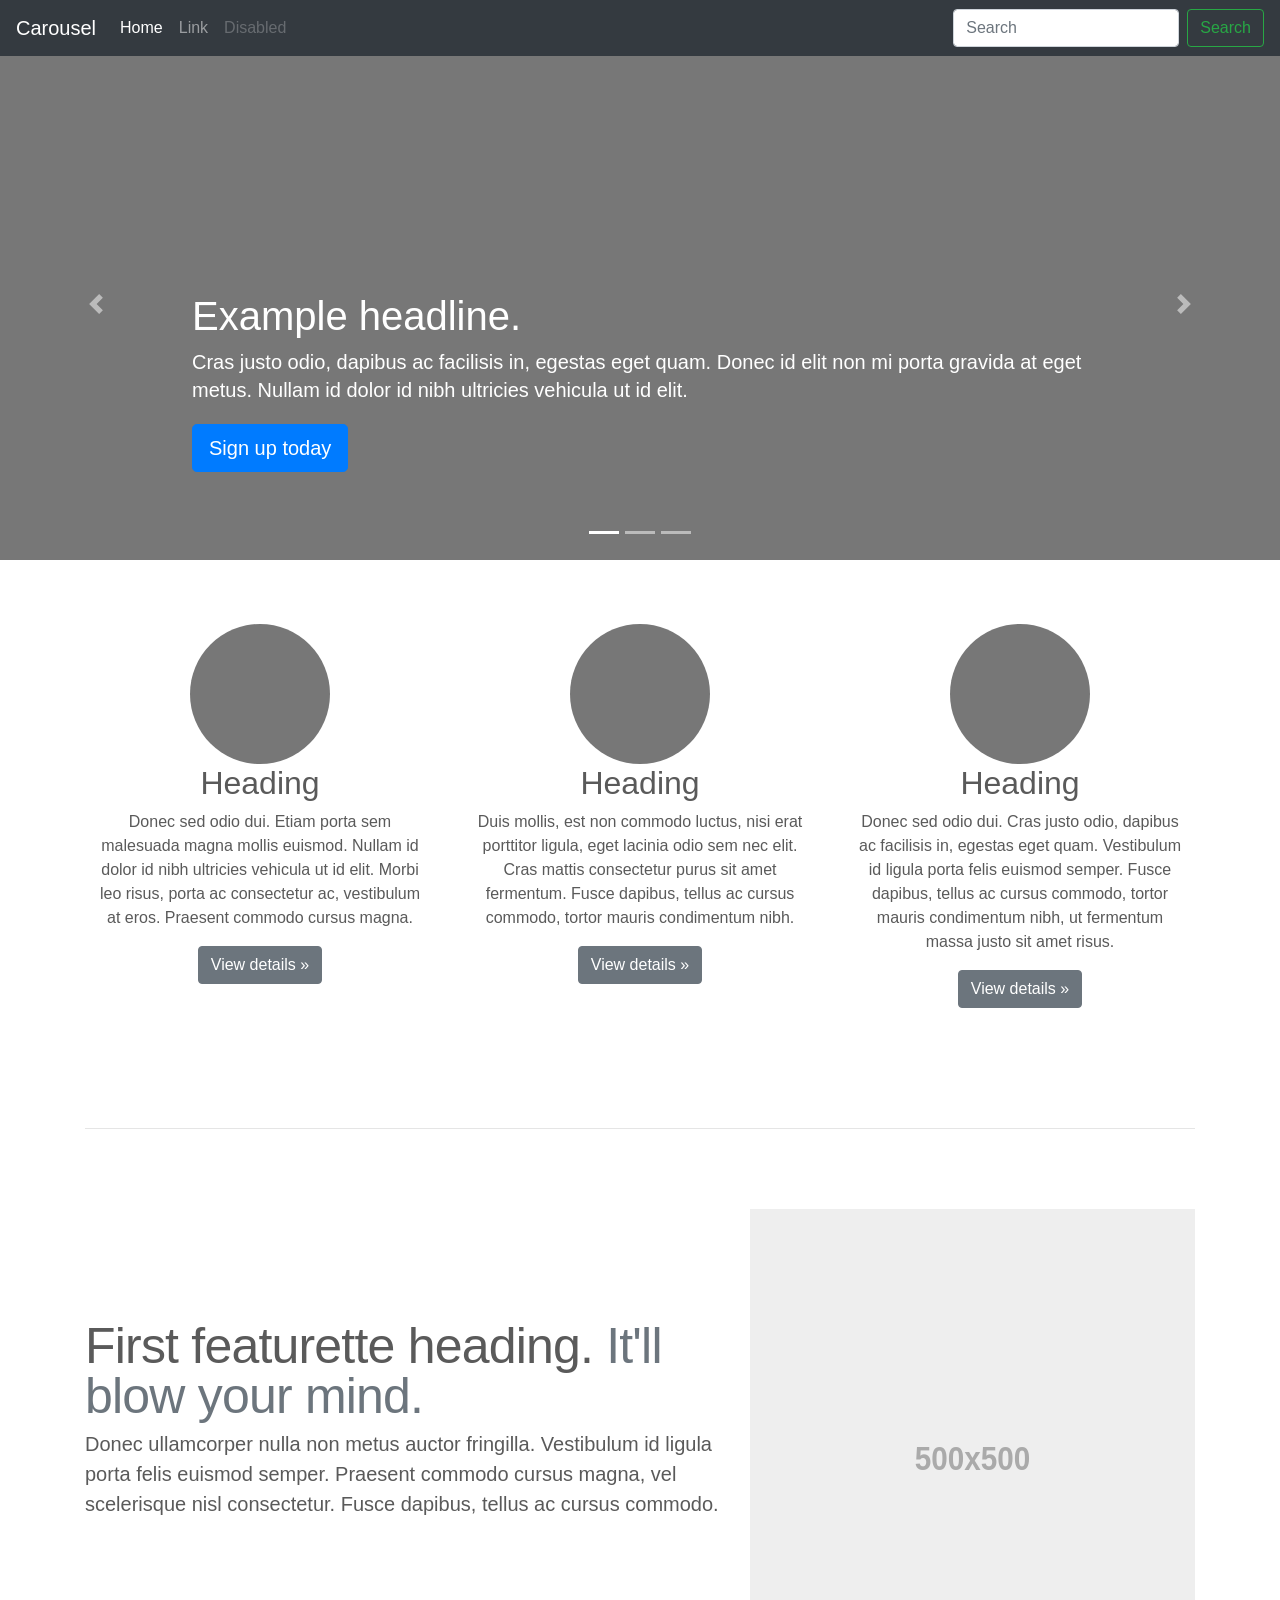
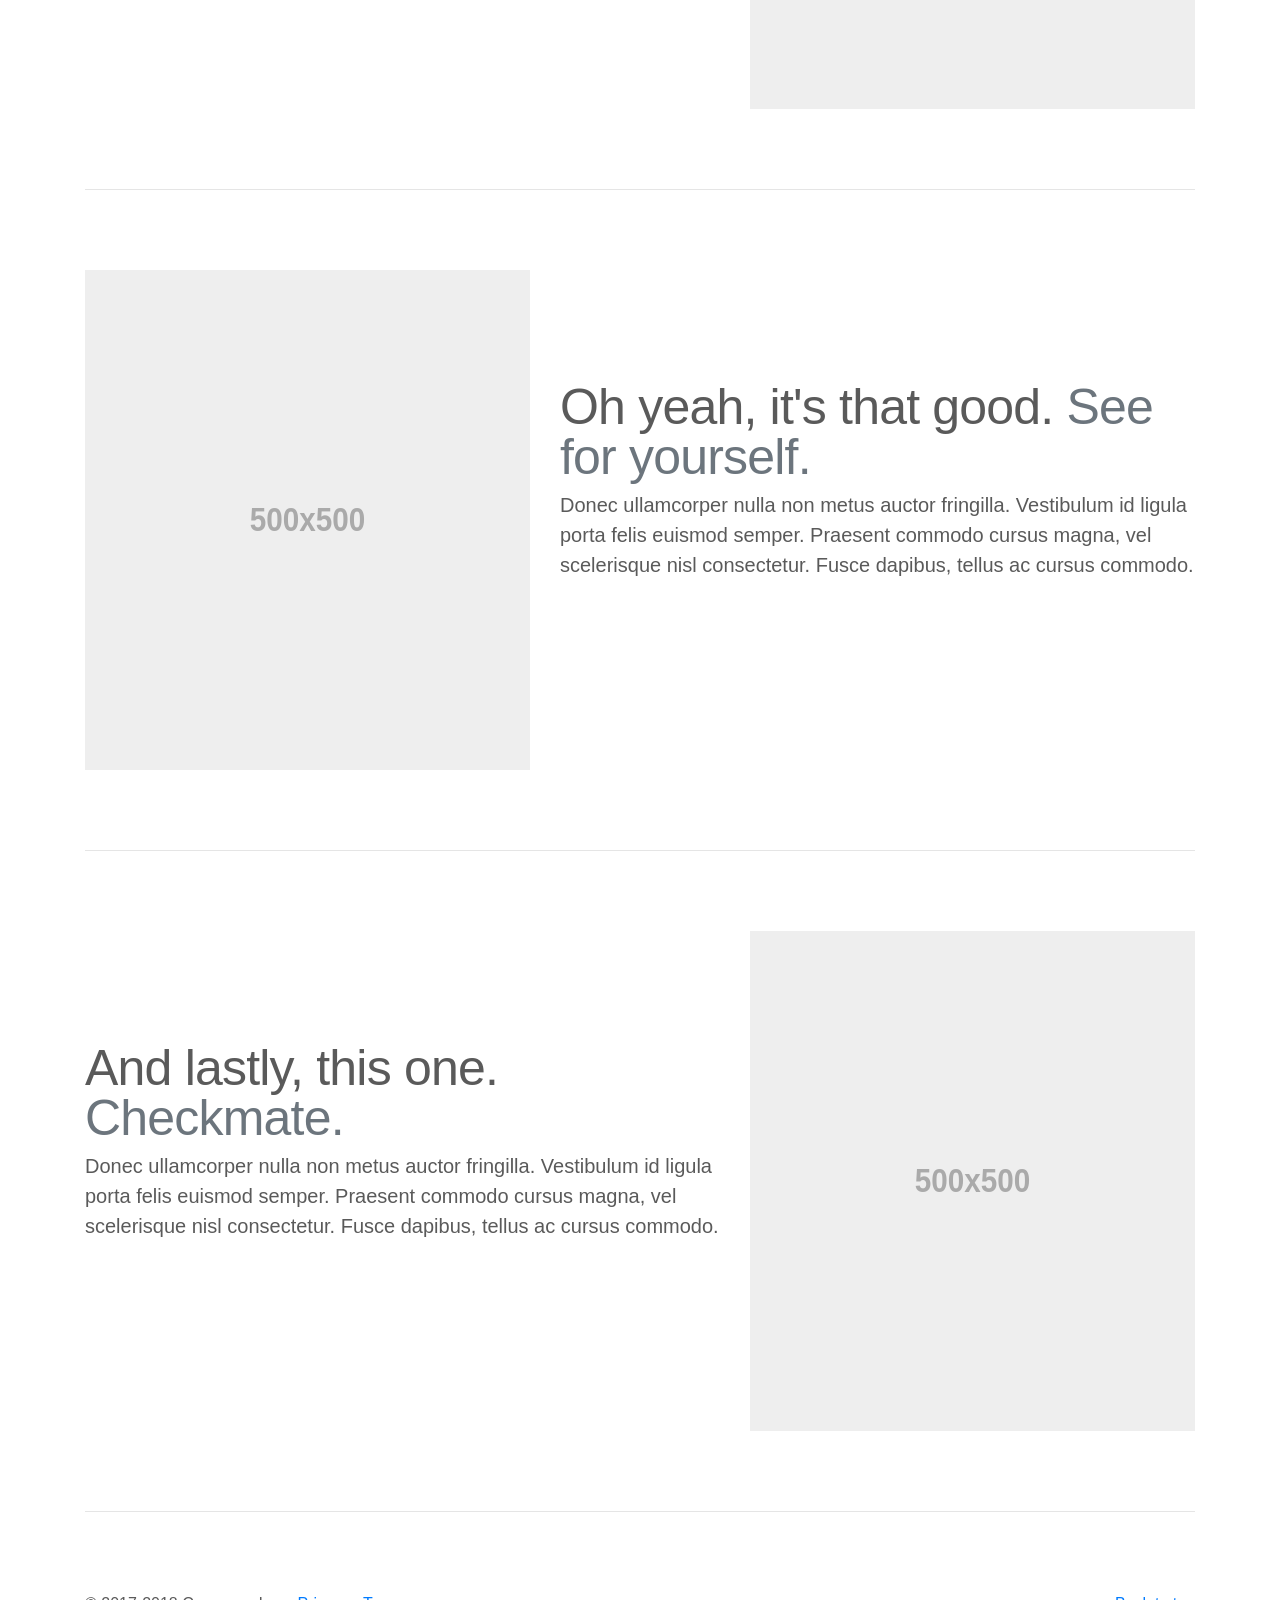
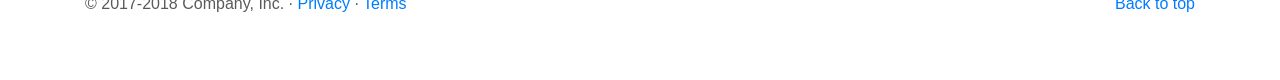
<file: polls/static/bootstrap-4.0.0/docs/4.0/examples/carousel/index.html>
<!doctype html>
<html lang="en">
  <head>
    <meta charset="utf-8">
    <meta name="viewport" content="width=device-width, initial-scale=1, shrink-to-fit=no">
    <meta name="description" content="">
    <meta name="author" content="">
    <link rel="icon" href="../../../../favicon.ico">

    <title>Carousel Template for Bootstrap</title>

    <!-- Bootstrap core CSS -->
    <link href="../../../../dist/css/bootstrap.min.css" rel="stylesheet">

    <!-- Custom styles for this template -->
    <link href="carousel.css" rel="stylesheet">
  </head>
  <body>

    <header>
      <nav class="navbar navbar-expand-md navbar-dark fixed-top bg-dark">
        <a class="navbar-brand" href="#">Carousel</a>
        <button class="navbar-toggler" type="button" data-toggle="collapse" data-target="#navbarCollapse" aria-controls="navbarCollapse" aria-expanded="false" aria-label="Toggle navigation">
          <span class="navbar-toggler-icon"></span>
        </button>
        <div class="collapse navbar-collapse" id="navbarCollapse">
          <ul class="navbar-nav mr-auto">
            <li class="nav-item active">
              <a class="nav-link" href="#">Home <span class="sr-only">(current)</span></a>
            </li>
            <li class="nav-item">
              <a class="nav-link" href="#">Link</a>
            </li>
            <li class="nav-item">
              <a class="nav-link disabled" href="#">Disabled</a>
            </li>
          </ul>
          <form class="form-inline mt-2 mt-md-0">
            <input class="form-control mr-sm-2" type="text" placeholder="Search" aria-label="Search">
            <button class="btn btn-outline-success my-2 my-sm-0" type="submit">Search</button>
          </form>
        </div>
      </nav>
    </header>

    <main role="main">

      <div id="myCarousel" class="carousel slide" data-ride="carousel">
        <ol class="carousel-indicators">
          <li data-target="#myCarousel" data-slide-to="0" class="active"></li>
          <li data-target="#myCarousel" data-slide-to="1"></li>
          <li data-target="#myCarousel" data-slide-to="2"></li>
        </ol>
        <div class="carousel-inner">
          <div class="carousel-item active">
            <img class="first-slide" src="[data-uri]" alt="First slide">
            <div class="container">
              <div class="carousel-caption text-left">
                <h1>Example headline.</h1>
                <p>Cras justo odio, dapibus ac facilisis in, egestas eget quam. Donec id elit non mi porta gravida at eget metus. Nullam id dolor id nibh ultricies vehicula ut id elit.</p>
                <p><a class="btn btn-lg btn-primary" href="#" role="button">Sign up today</a></p>
              </div>
            </div>
          </div>
          <div class="carousel-item">
            <img class="second-slide" src="[data-uri]" alt="Second slide">
            <div class="container">
              <div class="carousel-caption">
                <h1>Another example headline.</h1>
                <p>Cras justo odio, dapibus ac facilisis in, egestas eget quam. Donec id elit non mi porta gravida at eget metus. Nullam id dolor id nibh ultricies vehicula ut id elit.</p>
                <p><a class="btn btn-lg btn-primary" href="#" role="button">Learn more</a></p>
              </div>
            </div>
          </div>
          <div class="carousel-item">
            <img class="third-slide" src="[data-uri]" alt="Third slide">
            <div class="container">
              <div class="carousel-caption text-right">
                <h1>One more for good measure.</h1>
                <p>Cras justo odio, dapibus ac facilisis in, egestas eget quam. Donec id elit non mi porta gravida at eget metus. Nullam id dolor id nibh ultricies vehicula ut id elit.</p>
                <p><a class="btn btn-lg btn-primary" href="#" role="button">Browse gallery</a></p>
              </div>
            </div>
          </div>
        </div>
        <a class="carousel-control-prev" href="#myCarousel" role="button" data-slide="prev">
          <span class="carousel-control-prev-icon" aria-hidden="true"></span>
          <span class="sr-only">Previous</span>
        </a>
        <a class="carousel-control-next" href="#myCarousel" role="button" data-slide="next">
          <span class="carousel-control-next-icon" aria-hidden="true"></span>
          <span class="sr-only">Next</span>
        </a>
      </div>


      <!-- Marketing messaging and featurettes
      ================================================== -->
      <!-- Wrap the rest of the page in another container to center all the content. -->

      <div class="container marketing">

        <!-- Three columns of text below the carousel -->
        <div class="row">
          <div class="col-lg-4">
            <img class="rounded-circle" src="[data-uri]" alt="Generic placeholder image" width="140" height="140">
            <h2>Heading</h2>
            <p>Donec sed odio dui. Etiam porta sem malesuada magna mollis euismod. Nullam id dolor id nibh ultricies vehicula ut id elit. Morbi leo risus, porta ac consectetur ac, vestibulum at eros. Praesent commodo cursus magna.</p>
            <p><a class="btn btn-secondary" href="#" role="button">View details &raquo;</a></p>
          </div><!-- /.col-lg-4 -->
          <div class="col-lg-4">
            <img class="rounded-circle" src="[data-uri]" alt="Generic placeholder image" width="140" height="140">
            <h2>Heading</h2>
            <p>Duis mollis, est non commodo luctus, nisi erat porttitor ligula, eget lacinia odio sem nec elit. Cras mattis consectetur purus sit amet fermentum. Fusce dapibus, tellus ac cursus commodo, tortor mauris condimentum nibh.</p>
            <p><a class="btn btn-secondary" href="#" role="button">View details &raquo;</a></p>
          </div><!-- /.col-lg-4 -->
          <div class="col-lg-4">
            <img class="rounded-circle" src="[data-uri]" alt="Generic placeholder image" width="140" height="140">
            <h2>Heading</h2>
            <p>Donec sed odio dui. Cras justo odio, dapibus ac facilisis in, egestas eget quam. Vestibulum id ligula porta felis euismod semper. Fusce dapibus, tellus ac cursus commodo, tortor mauris condimentum nibh, ut fermentum massa justo sit amet risus.</p>
            <p><a class="btn btn-secondary" href="#" role="button">View details &raquo;</a></p>
          </div><!-- /.col-lg-4 -->
        </div><!-- /.row -->


        <!-- START THE FEATURETTES -->

        <hr class="featurette-divider">

        <div class="row featurette">
          <div class="col-md-7">
            <h2 class="featurette-heading">First featurette heading. <span class="text-muted">It'll blow your mind.</span></h2>
            <p class="lead">Donec ullamcorper nulla non metus auctor fringilla. Vestibulum id ligula porta felis euismod semper. Praesent commodo cursus magna, vel scelerisque nisl consectetur. Fusce dapibus, tellus ac cursus commodo.</p>
          </div>
          <div class="col-md-5">
            <img class="featurette-image img-fluid mx-auto" data-src="holder.js/500x500/auto" alt="Generic placeholder image">
          </div>
        </div>

        <hr class="featurette-divider">

        <div class="row featurette">
          <div class="col-md-7 order-md-2">
            <h2 class="featurette-heading">Oh yeah, it's that good. <span class="text-muted">See for yourself.</span></h2>
            <p class="lead">Donec ullamcorper nulla non metus auctor fringilla. Vestibulum id ligula porta felis euismod semper. Praesent commodo cursus magna, vel scelerisque nisl consectetur. Fusce dapibus, tellus ac cursus commodo.</p>
          </div>
          <div class="col-md-5 order-md-1">
            <img class="featurette-image img-fluid mx-auto" data-src="holder.js/500x500/auto" alt="Generic placeholder image">
          </div>
        </div>

        <hr class="featurette-divider">

        <div class="row featurette">
          <div class="col-md-7">
            <h2 class="featurette-heading">And lastly, this one. <span class="text-muted">Checkmate.</span></h2>
            <p class="lead">Donec ullamcorper nulla non metus auctor fringilla. Vestibulum id ligula porta felis euismod semper. Praesent commodo cursus magna, vel scelerisque nisl consectetur. Fusce dapibus, tellus ac cursus commodo.</p>
          </div>
          <div class="col-md-5">
            <img class="featurette-image img-fluid mx-auto" data-src="holder.js/500x500/auto" alt="Generic placeholder image">
          </div>
        </div>

        <hr class="featurette-divider">

        <!-- /END THE FEATURETTES -->

      </div><!-- /.container -->


      <!-- FOOTER -->
      <footer class="container">
        <p class="float-right"><a href="#">Back to top</a></p>
        <p>&copy; 2017-2018 Company, Inc. &middot; <a href="#">Privacy</a> &middot; <a href="#">Terms</a></p>
      </footer>
    </main>

    <!-- Bootstrap core JavaScript
    ================================================== -->
    <!-- Placed at the end of the document so the pages load faster -->
    <script src="https://code.jquery.com/jquery-3.2.1.slim.min.js" integrity="sha384-KJ3o2DKtIkvYIK3UENzmM7KCkRr/rE9/Qpg6aAZGJwFDMVNA/GpGFF93hXpG5KkN" crossorigin="anonymous"></script>
    <script>window.jQuery || document.write('<script src="../../../../assets/js/vendor/jquery-slim.min.js"><\/script>')</script>
    <script src="../../../../assets/js/vendor/popper.min.js"></script>
    <script src="../../../../dist/js/bootstrap.min.js"></script>
    <!-- Just to make our placeholder images work. Don't actually copy the next line! -->
    <script src="../../../../assets/js/vendor/holder.min.js"></script>
  </body>
</html>
</file>
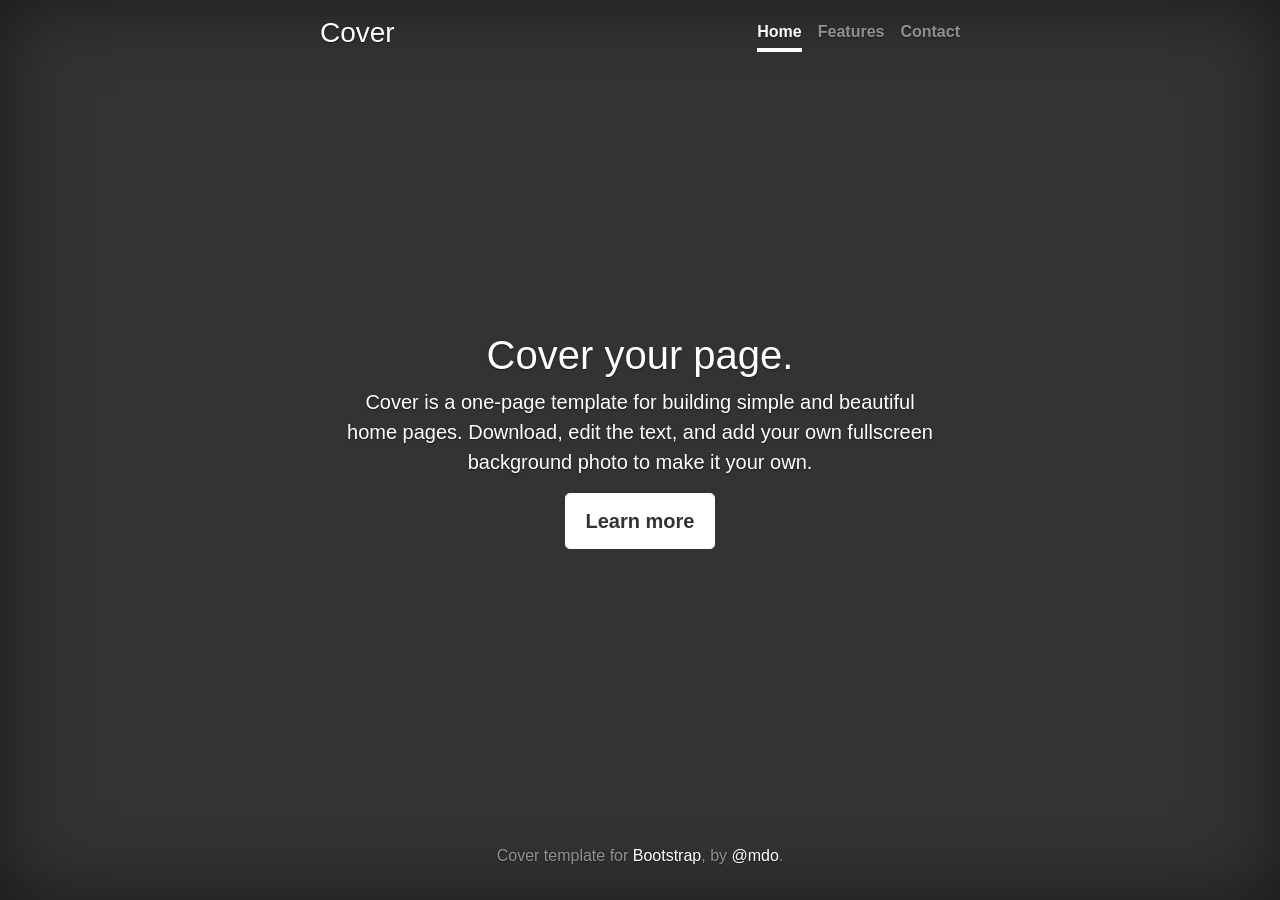
<file: polls/static/bootstrap-4.0.0/docs/4.0/examples/cover/index.html>
<!doctype html>
<html lang="en">
  <head>
    <meta charset="utf-8">
    <meta name="viewport" content="width=device-width, initial-scale=1, shrink-to-fit=no">
    <meta name="description" content="">
    <meta name="author" content="">
    <link rel="icon" href="../../../../favicon.ico">

    <title>Cover Template for Bootstrap</title>

    <!-- Bootstrap core CSS -->
    <link href="../../../../dist/css/bootstrap.min.css" rel="stylesheet">

    <!-- Custom styles for this template -->
    <link href="cover.css" rel="stylesheet">
  </head>

  <body class="text-center">

    <div class="cover-container d-flex h-100 p-3 mx-auto flex-column">
      <header class="masthead mb-auto">
        <div class="inner">
          <h3 class="masthead-brand">Cover</h3>
          <nav class="nav nav-masthead justify-content-center">
            <a class="nav-link active" href="#">Home</a>
            <a class="nav-link" href="#">Features</a>
            <a class="nav-link" href="#">Contact</a>
          </nav>
        </div>
      </header>

      <main role="main" class="inner cover">
        <h1 class="cover-heading">Cover your page.</h1>
        <p class="lead">Cover is a one-page template for building simple and beautiful home pages. Download, edit the text, and add your own fullscreen background photo to make it your own.</p>
        <p class="lead">
          <a href="#" class="btn btn-lg btn-secondary">Learn more</a>
        </p>
      </main>

      <footer class="mastfoot mt-auto">
        <div class="inner">
          <p>Cover template for <a href="https://getbootstrap.com/">Bootstrap</a>, by <a href="https://twitter.com/mdo">@mdo</a>.</p>
        </div>
      </footer>
    </div>


    <!-- Bootstrap core JavaScript
    ================================================== -->
    <!-- Placed at the end of the document so the pages load faster -->
    <script src="https://code.jquery.com/jquery-3.2.1.slim.min.js" integrity="sha384-KJ3o2DKtIkvYIK3UENzmM7KCkRr/rE9/Qpg6aAZGJwFDMVNA/GpGFF93hXpG5KkN" crossorigin="anonymous"></script>
    <script>window.jQuery || document.write('<script src="../../../../assets/js/vendor/jquery-slim.min.js"><\/script>')</script>
    <script src="../../../../assets/js/vendor/popper.min.js"></script>
    <script src="../../../../dist/js/bootstrap.min.js"></script>
  </body>
</html>
</file>
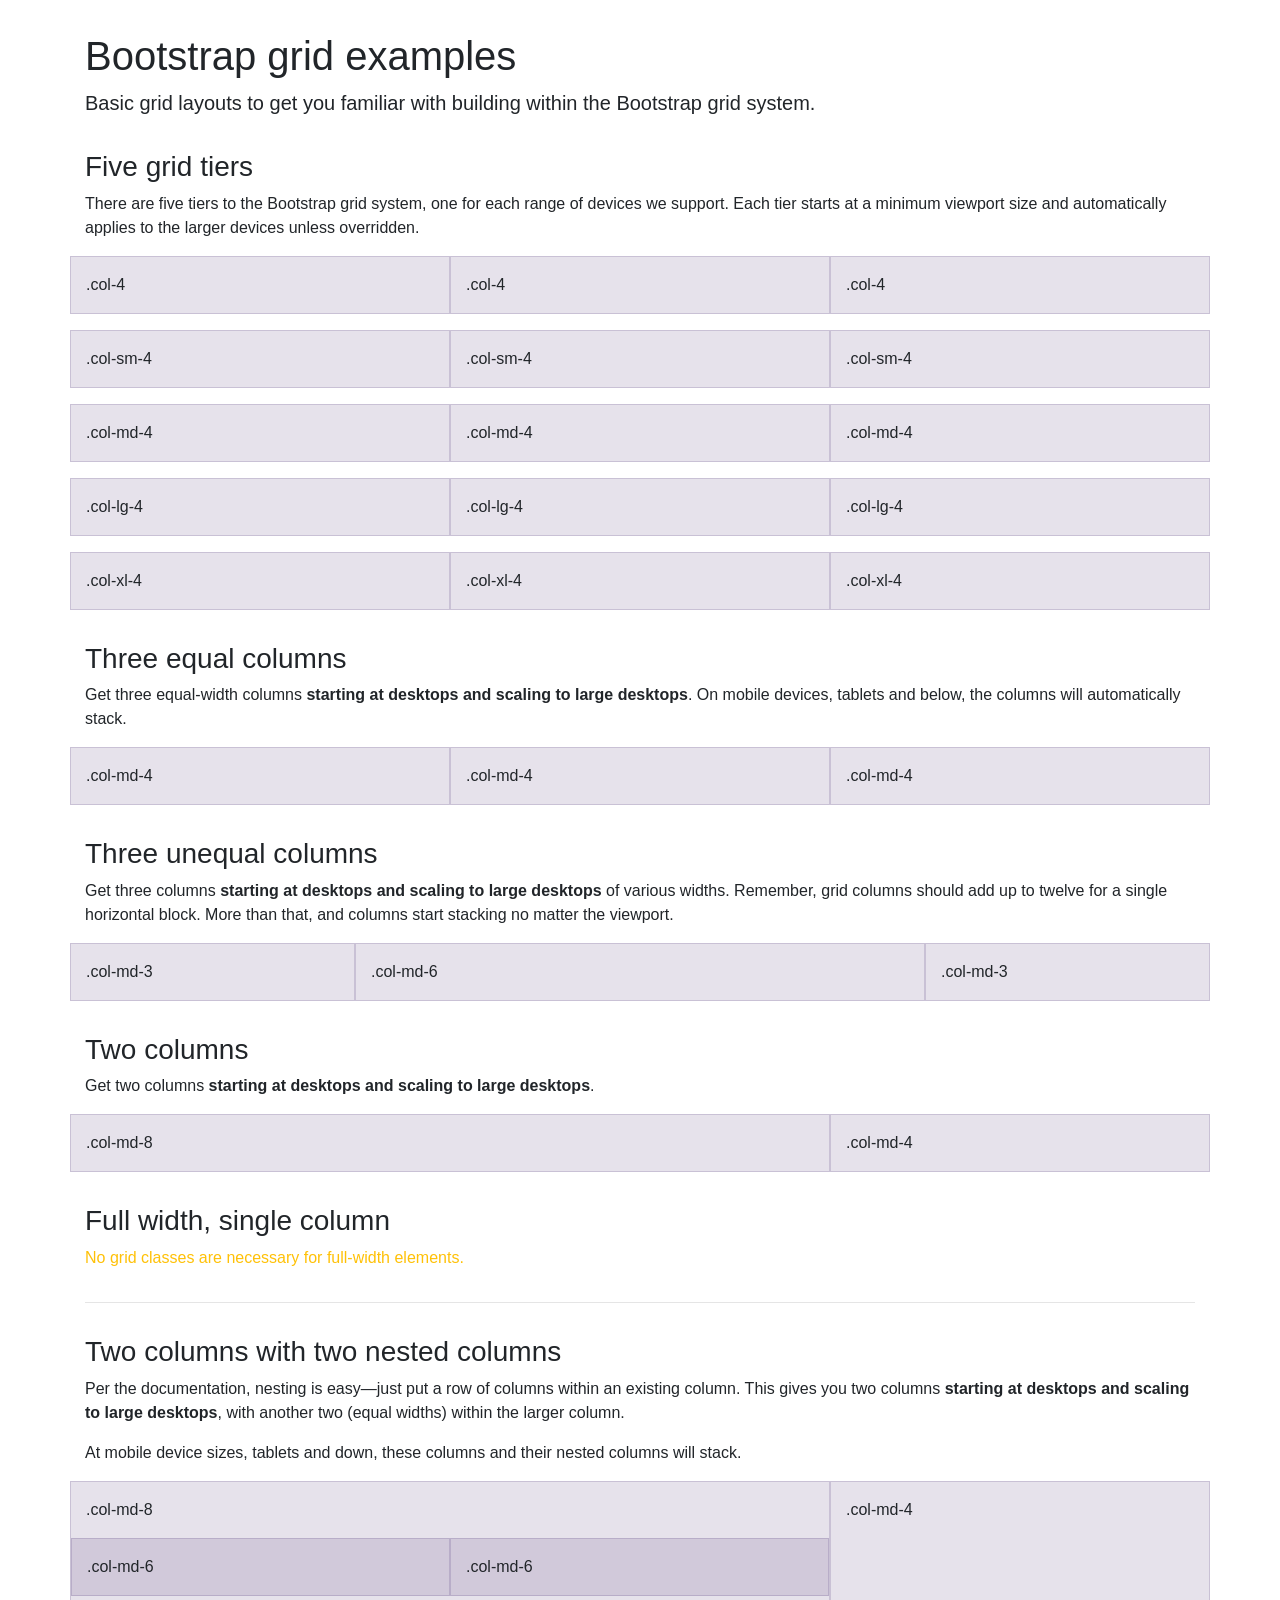
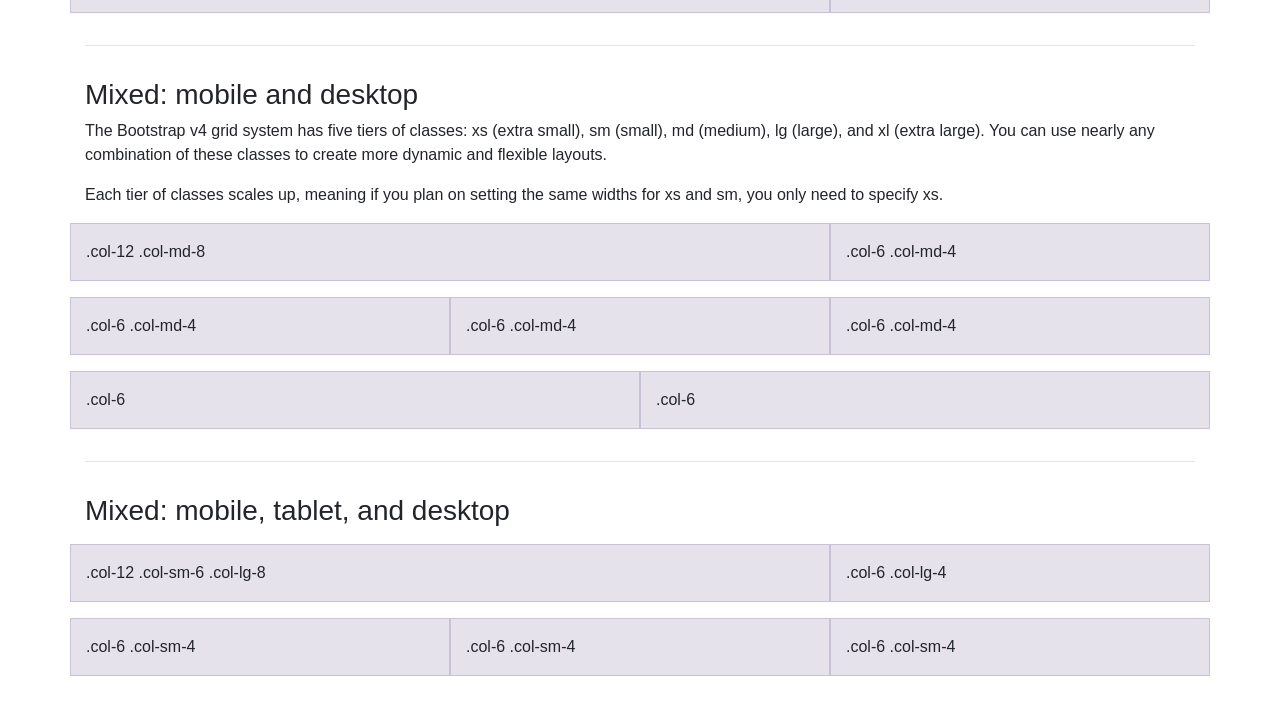
<file: polls/static/bootstrap-4.0.0/docs/4.0/examples/grid/index.html>
<!doctype html>
<html lang="en">
  <head>
    <meta charset="utf-8">
    <meta name="viewport" content="width=device-width, initial-scale=1, shrink-to-fit=no">
    <meta name="description" content="">
    <meta name="author" content="">
    <link rel="icon" href="../../../../favicon.ico">

    <title>Grid Template for Bootstrap</title>

    <!-- Bootstrap core CSS -->
    <link href="../../../../dist/css/bootstrap.min.css" rel="stylesheet">

    <!-- Custom styles for this template -->
    <link href="grid.css" rel="stylesheet">
  </head>

  <body>
    <div class="container">

      <h1>Bootstrap grid examples</h1>
      <p class="lead">Basic grid layouts to get you familiar with building within the Bootstrap grid system.</p>

      <h3>Five grid tiers</h3>
      <p>There are five tiers to the Bootstrap grid system, one for each range of devices we support. Each tier starts at a minimum viewport size and automatically applies to the larger devices unless overridden.</p>

      <div class="row">
        <div class="col-4">.col-4</div>
        <div class="col-4">.col-4</div>
        <div class="col-4">.col-4</div>
      </div>

      <div class="row">
        <div class="col-sm-4">.col-sm-4</div>
        <div class="col-sm-4">.col-sm-4</div>
        <div class="col-sm-4">.col-sm-4</div>
      </div>

      <div class="row">
        <div class="col-md-4">.col-md-4</div>
        <div class="col-md-4">.col-md-4</div>
        <div class="col-md-4">.col-md-4</div>
      </div>

      <div class="row">
        <div class="col-lg-4">.col-lg-4</div>
        <div class="col-lg-4">.col-lg-4</div>
        <div class="col-lg-4">.col-lg-4</div>
      </div>

      <div class="row">
        <div class="col-xl-4">.col-xl-4</div>
        <div class="col-xl-4">.col-xl-4</div>
        <div class="col-xl-4">.col-xl-4</div>
      </div>

      <h3>Three equal columns</h3>
      <p>Get three equal-width columns <strong>starting at desktops and scaling to large desktops</strong>. On mobile devices, tablets and below, the columns will automatically stack.</p>
      <div class="row">
        <div class="col-md-4">.col-md-4</div>
        <div class="col-md-4">.col-md-4</div>
        <div class="col-md-4">.col-md-4</div>
      </div>

      <h3>Three unequal columns</h3>
      <p>Get three columns <strong>starting at desktops and scaling to large desktops</strong> of various widths. Remember, grid columns should add up to twelve for a single horizontal block. More than that, and columns start stacking no matter the viewport.</p>
      <div class="row">
        <div class="col-md-3">.col-md-3</div>
        <div class="col-md-6">.col-md-6</div>
        <div class="col-md-3">.col-md-3</div>
      </div>

      <h3>Two columns</h3>
      <p>Get two columns <strong>starting at desktops and scaling to large desktops</strong>.</p>
      <div class="row">
        <div class="col-md-8">.col-md-8</div>
        <div class="col-md-4">.col-md-4</div>
      </div>

      <h3>Full width, single column</h3>
      <p class="text-warning">No grid classes are necessary for full-width elements.</p>

      <hr>

      <h3>Two columns with two nested columns</h3>
      <p>Per the documentation, nesting is easy—just put a row of columns within an existing column. This gives you two columns <strong>starting at desktops and scaling to large desktops</strong>, with another two (equal widths) within the larger column.</p>
      <p>At mobile device sizes, tablets and down, these columns and their nested columns will stack.</p>
      <div class="row">
        <div class="col-md-8">
          .col-md-8
          <div class="row">
            <div class="col-md-6">.col-md-6</div>
            <div class="col-md-6">.col-md-6</div>
          </div>
        </div>
        <div class="col-md-4">.col-md-4</div>
      </div>

      <hr>

      <h3>Mixed: mobile and desktop</h3>
      <p>The Bootstrap v4 grid system has five tiers of classes: xs (extra small), sm (small), md (medium), lg (large), and xl (extra large). You can use nearly any combination of these classes to create more dynamic and flexible layouts.</p>
      <p>Each tier of classes scales up, meaning if you plan on setting the same widths for xs and sm, you only need to specify xs.</p>
      <div class="row">
        <div class="col-12 col-md-8">.col-12 .col-md-8</div>
        <div class="col-6 col-md-4">.col-6 .col-md-4</div>
      </div>
      <div class="row">
        <div class="col-6 col-md-4">.col-6 .col-md-4</div>
        <div class="col-6 col-md-4">.col-6 .col-md-4</div>
        <div class="col-6 col-md-4">.col-6 .col-md-4</div>
      </div>
      <div class="row">
        <div class="col-6">.col-6</div>
        <div class="col-6">.col-6</div>
      </div>

      <hr>

      <h3>Mixed: mobile, tablet, and desktop</h3>
      <p></p>
      <div class="row">
        <div class="col-12 col-sm-6 col-lg-8">.col-12 .col-sm-6 .col-lg-8</div>
        <div class="col-6 col-lg-4">.col-6 .col-lg-4</div>
      </div>
      <div class="row">
        <div class="col-6 col-sm-4">.col-6 .col-sm-4</div>
        <div class="col-6 col-sm-4">.col-6 .col-sm-4</div>
        <div class="col-6 col-sm-4">.col-6 .col-sm-4</div>
      </div>

    </div> <!-- /container -->
  </body>
</html>
</file>
<file: polls/static/MDB-Free_4.19.1/css/style.css>
.grey {
    background: black;
    color: white;
}
</file>
<file: polls/static/startbootstrap/vendor/simple-line-icons/css/simple-line-icons.css>
@font-face {
  font-family: 'simple-line-icons';
  src: url('../fonts/Simple-Line-Icons.eot?v=2.4.0');
  src: url('../fonts/Simple-Line-Icons.eot?v=2.4.0#iefix') format('embedded-opentype'), url('../fonts/Simple-Line-Icons.woff2?v=2.4.0') format('woff2'), url('../fonts/Simple-Line-Icons.ttf?v=2.4.0') format('truetype'), url('../fonts/Simple-Line-Icons.woff?v=2.4.0') format('woff'), url('../fonts/Simple-Line-Icons.svg?v=2.4.0#simple-line-icons') format('svg');
  font-weight: normal;
  font-style: normal;
}
/*
 Use the following CSS code if you want to have a class per icon.
 Instead of a list of all class selectors, you can use the generic [class*="icon-"] selector, but it's slower:
*/
.icon-user,
.icon-people,
.icon-user-female,
.icon-user-follow,
.icon-user-following,
.icon-user-unfollow,
.icon-login,
.icon-logout,
.icon-emotsmile,
.icon-phone,
.icon-call-end,
.icon-call-in,
.icon-call-out,
.icon-map,
.icon-location-pin,
.icon-direction,
.icon-directions,
.icon-compass,
.icon-layers,
.icon-menu,
.icon-list,
.icon-options-vertical,
.icon-options,
.icon-arrow-down,
.icon-arrow-left,
.icon-arrow-right,
.icon-arrow-up,
.icon-arrow-up-circle,
.icon-arrow-left-circle,
.icon-arrow-right-circle,
.icon-arrow-down-circle,
.icon-check,
.icon-clock,
.icon-plus,
.icon-minus,
.icon-close,
.icon-event,
.icon-exclamation,
.icon-organization,
.icon-trophy,
.icon-screen-smartphone,
.icon-screen-desktop,
.icon-plane,
.icon-notebook,
.icon-mustache,
.icon-mouse,
.icon-magnet,
.icon-energy,
.icon-disc,
.icon-cursor,
.icon-cursor-move,
.icon-crop,
.icon-chemistry,
.icon-speedometer,
.icon-shield,
.icon-screen-tablet,
.icon-magic-wand,
.icon-hourglass,
.icon-graduation,
.icon-ghost,
.icon-game-controller,
.icon-fire,
.icon-eyeglass,
.icon-envelope-open,
.icon-envelope-letter,
.icon-bell,
.icon-badge,
.icon-anchor,
.icon-wallet,
.icon-vector,
.icon-speech,
.icon-puzzle,
.icon-printer,
.icon-present,
.icon-playlist,
.icon-pin,
.icon-picture,
.icon-handbag,
.icon-globe-alt,
.icon-globe,
.icon-folder-alt,
.icon-folder,
.icon-film,
.icon-feed,
.icon-drop,
.icon-drawer,
.icon-docs,
.icon-doc,
.icon-diamond,
.icon-cup,
.icon-calculator,
.icon-bubbles,
.icon-briefcase,
.icon-book-open,
.icon-basket-loaded,
.icon-basket,
.icon-bag,
.icon-action-undo,
.icon-action-redo,
.icon-wrench,
.icon-umbrella,
.icon-trash,
.icon-tag,
.icon-support,
.icon-frame,
.icon-size-fullscreen,
.icon-size-actual,
.icon-shuffle,
.icon-share-alt,
.icon-share,
.icon-rocket,
.icon-question,
.icon-pie-chart,
.icon-pencil,
.icon-note,
.icon-loop,
.icon-home,
.icon-grid,
.icon-graph,
.icon-microphone,
.icon-music-tone-alt,
.icon-music-tone,
.icon-earphones-alt,
.icon-earphones,
.icon-equalizer,
.icon-like,
.icon-dislike,
.icon-control-start,
.icon-control-rewind,
.icon-control-play,
.icon-control-pause,
.icon-control-forward,
.icon-control-end,
.icon-volume-1,
.icon-volume-2,
.icon-volume-off,
.icon-calendar,
.icon-bulb,
.icon-chart,
.icon-ban,
.icon-bubble,
.icon-camrecorder,
.icon-camera,
.icon-cloud-download,
.icon-cloud-upload,
.icon-envelope,
.icon-eye,
.icon-flag,
.icon-heart,
.icon-info,
.icon-key,
.icon-link,
.icon-lock,
.icon-lock-open,
.icon-magnifier,
.icon-magnifier-add,
.icon-magnifier-remove,
.icon-paper-clip,
.icon-paper-plane,
.icon-power,
.icon-refresh,
.icon-reload,
.icon-settings,
.icon-star,
.icon-symbol-female,
.icon-symbol-male,
.icon-target,
.icon-credit-card,
.icon-paypal,
.icon-social-tumblr,
.icon-social-twitter,
.icon-social-facebook,
.icon-social-instagram,
.icon-social-linkedin,
.icon-social-pinterest,
.icon-social-github,
.icon-social-google,
.icon-social-reddit,
.icon-social-skype,
.icon-social-dribbble,
.icon-social-behance,
.icon-social-foursqare,
.icon-social-soundcloud,
.icon-social-spotify,
.icon-social-stumbleupon,
.icon-social-youtube,
.icon-social-dropbox,
.icon-social-vkontakte,
.icon-social-steam {
  font-family: 'simple-line-icons';
  speak: none;
  font-style: normal;
  font-weight: normal;
  font-variant: normal;
  text-transform: none;
  line-height: 1;
  /* Better Font Rendering =========== */
  -webkit-font-smoothing: antialiased;
  -moz-osx-font-smoothing: grayscale;
}
.icon-user:before {
  content: "\e005";
}
.icon-people:before {
  content: "\e001";
}
.icon-user-female:before {
  content: "\e000";
}
.icon-user-follow:before {
  content: "\e002";
}
.icon-user-following:before {
  content: "\e003";
}
.icon-user-unfollow:before {
  content: "\e004";
}
.icon-login:before {
  content: "\e066";
}
.icon-logout:before {
  content: "\e065";
}
.icon-emotsmile:before {
  content: "\e021";
}
.icon-phone:before {
  content: "\e600";
}
.icon-call-end:before {
  content: "\e048";
}
.icon-call-in:before {
  content: "\e047";
}
.icon-call-out:before {
  content: "\e046";
}
.icon-map:before {
  content: "\e033";
}
.icon-location-pin:before {
  content: "\e096";
}
.icon-direction:before {
  content: "\e042";
}
.icon-directions:before {
  content: "\e041";
}
.icon-compass:before {
  content: "\e045";
}
.icon-layers:before {
  content: "\e034";
}
.icon-menu:before {
  content: "\e601";
}
.icon-list:before {
  content: "\e067";
}
.icon-options-vertical:before {
  content: "\e602";
}
.icon-options:before {
  content: "\e603";
}
.icon-arrow-down:before {
  content: "\e604";
}
.icon-arrow-left:before {
  content: "\e605";
}
.icon-arrow-right:before {
  content: "\e606";
}
.icon-arrow-up:before {
  content: "\e607";
}
.icon-arrow-up-circle:before {
  content: "\e078";
}
.icon-arrow-left-circle:before {
  content: "\e07a";
}
.icon-arrow-right-circle:before {
  content: "\e079";
}
.icon-arrow-down-circle:before {
  content: "\e07b";
}
.icon-check:before {
  content: "\e080";
}
.icon-clock:before {
  content: "\e081";
}
.icon-plus:before {
  content: "\e095";
}
.icon-minus:before {
  content: "\e615";
}
.icon-close:before {
  content: "\e082";
}
.icon-event:before {
  content: "\e619";
}
.icon-exclamation:before {
  content: "\e617";
}
.icon-organization:before {
  content: "\e616";
}
.icon-trophy:before {
  content: "\e006";
}
.icon-screen-smartphone:before {
  content: "\e010";
}
.icon-screen-desktop:before {
  content: "\e011";
}
.icon-plane:before {
  content: "\e012";
}
.icon-notebook:before {
  content: "\e013";
}
.icon-mustache:before {
  content: "\e014";
}
.icon-mouse:before {
  content: "\e015";
}
.icon-magnet:before {
  content: "\e016";
}
.icon-energy:before {
  content: "\e020";
}
.icon-disc:before {
  content: "\e022";
}
.icon-cursor:before {
  content: "\e06e";
}
.icon-cursor-move:before {
  content: "\e023";
}
.icon-crop:before {
  content: "\e024";
}
.icon-chemistry:before {
  content: "\e026";
}
.icon-speedometer:before {
  content: "\e007";
}
.icon-shield:before {
  content: "\e00e";
}
.icon-screen-tablet:before {
  content: "\e00f";
}
.icon-magic-wand:before {
  content: "\e017";
}
.icon-hourglass:before {
  content: "\e018";
}
.icon-graduation:before {
  content: "\e019";
}
.icon-ghost:before {
  content: "\e01a";
}
.icon-game-controller:before {
  content: "\e01b";
}
.icon-fire:before {
  content: "\e01c";
}
.icon-eyeglass:before {
  content: "\e01d";
}
.icon-envelope-open:before {
  content: "\e01e";
}
.icon-envelope-letter:before {
  content: "\e01f";
}
.icon-bell:before {
  content: "\e027";
}
.icon-badge:before {
  content: "\e028";
}
.icon-anchor:before {
  content: "\e029";
}
.icon-wallet:before {
  content: "\e02a";
}
.icon-vector:before {
  content: "\e02b";
}
.icon-speech:before {
  content: "\e02c";
}
.icon-puzzle:before {
  content: "\e02d";
}
.icon-printer:before {
  content: "\e02e";
}
.icon-present:before {
  content: "\e02f";
}
.icon-playlist:before {
  content: "\e030";
}
.icon-pin:before {
  content: "\e031";
}
.icon-picture:before {
  content: "\e032";
}
.icon-handbag:before {
  content: "\e035";
}
.icon-globe-alt:before {
  content: "\e036";
}
.icon-globe:before {
  content: "\e037";
}
.icon-folder-alt:before {
  content: "\e039";
}
.icon-folder:before {
  content: "\e089";
}
.icon-film:before {
  content: "\e03a";
}
.icon-feed:before {
  content: "\e03b";
}
.icon-drop:before {
  content: "\e03e";
}
.icon-drawer:before {
  content: "\e03f";
}
.icon-docs:before {
  content: "\e040";
}
.icon-doc:before {
  content: "\e085";
}
.icon-diamond:before {
  content: "\e043";
}
.icon-cup:before {
  content: "\e044";
}
.icon-calculator:before {
  content: "\e049";
}
.icon-bubbles:before {
  content: "\e04a";
}
.icon-briefcase:before {
  content: "\e04b";
}
.icon-book-open:before {
  content: "\e04c";
}
.icon-basket-loaded:before {
  content: "\e04d";
}
.icon-basket:before {
  content: "\e04e";
}
.icon-bag:before {
  content: "\e04f";
}
.icon-action-undo:before {
  content: "\e050";
}
.icon-action-redo:before {
  content: "\e051";
}
.icon-wrench:before {
  content: "\e052";
}
.icon-umbrella:before {
  content: "\e053";
}
.icon-trash:before {
  content: "\e054";
}
.icon-tag:before {
  content: "\e055";
}
.icon-support:before {
  content: "\e056";
}
.icon-frame:before {
  content: "\e038";
}
.icon-size-fullscreen:before {
  content: "\e057";
}
.icon-size-actual:before {
  content: "\e058";
}
.icon-shuffle:before {
  content: "\e059";
}
.icon-share-alt:before {
  content: "\e05a";
}
.icon-share:before {
  content: "\e05b";
}
.icon-rocket:before {
  content: "\e05c";
}
.icon-question:before {
  content: "\e05d";
}
.icon-pie-chart:before {
  content: "\e05e";
}
.icon-pencil:before {
  content: "\e05f";
}
.icon-note:before {
  content: "\e060";
}
.icon-loop:before {
  content: "\e064";
}
.icon-home:before {
  content: "\e069";
}
.icon-grid:before {
  content: "\e06a";
}
.icon-graph:before {
  content: "\e06b";
}
.icon-microphone:before {
  content: "\e063";
}
.icon-music-tone-alt:before {
  content: "\e061";
}
.icon-music-tone:before {
  content: "\e062";
}
.icon-earphones-alt:before {
  content: "\e03c";
}
.icon-earphones:before {
  content: "\e03d";
}
.icon-equalizer:before {
  content: "\e06c";
}
.icon-like:before {
  content: "\e068";
}
.icon-dislike:before {
  content: "\e06d";
}
.icon-control-start:before {
  content: "\e06f";
}
.icon-control-rewind:before {
  content: "\e070";
}
.icon-control-play:before {
  content: "\e071";
}
.icon-control-pause:before {
  content: "\e072";
}
.icon-control-forward:before {
  content: "\e073";
}
.icon-control-end:before {
  content: "\e074";
}
.icon-volume-1:before {
  content: "\e09f";
}
.icon-volume-2:before {
  content: "\e0a0";
}
.icon-volume-off:before {
  content: "\e0a1";
}
.icon-calendar:before {
  content: "\e075";
}
.icon-bulb:before {
  content: "\e076";
}
.icon-chart:before {
  content: "\e077";
}
.icon-ban:before {
  content: "\e07c";
}
.icon-bubble:before {
  content: "\e07d";
}
.icon-camrecorder:before {
  content: "\e07e";
}
.icon-camera:before {
  content: "\e07f";
}
.icon-cloud-download:before {
  content: "\e083";
}
.icon-cloud-upload:before {
  content: "\e084";
}
.icon-envelope:before {
  content: "\e086";
}
.icon-eye:before {
  content: "\e087";
}
.icon-flag:before {
  content: "\e088";
}
.icon-heart:before {
  content: "\e08a";
}
.icon-info:before {
  content: "\e08b";
}
.icon-key:before {
  content: "\e08c";
}
.icon-link:before {
  content: "\e08d";
}
.icon-lock:before {
  content: "\e08e";
}
.icon-lock-open:before {
  content: "\e08f";
}
.icon-magnifier:before {
  content: "\e090";
}
.icon-magnifier-add:before {
  content: "\e091";
}
.icon-magnifier-remove:before {
  content: "\e092";
}
.icon-paper-clip:before {
  content: "\e093";
}
.icon-paper-plane:before {
  content: "\e094";
}
.icon-power:before {
  content: "\e097";
}
.icon-refresh:before {
  content: "\e098";
}
.icon-reload:before {
  content: "\e099";
}
.icon-settings:before {
  content: "\e09a";
}
.icon-star:before {
  content: "\e09b";
}
.icon-symbol-female:before {
  content: "\e09c";
}
.icon-symbol-male:before {
  content: "\e09d";
}
.icon-target:before {
  content: "\e09e";
}
.icon-credit-card:before {
  content: "\e025";
}
.icon-paypal:before {
  content: "\e608";
}
.icon-social-tumblr:before {
  content: "\e00a";
}
.icon-social-twitter:before {
  content: "\e009";
}
.icon-social-facebook:before {
  content: "\e00b";
}
.icon-social-instagram:before {
  content: "\e609";
}
.icon-social-linkedin:before {
  content: "\e60a";
}
.icon-social-pinterest:before {
  content: "\e60b";
}
.icon-social-github:before {
  content: "\e60c";
}
.icon-social-google:before {
  content: "\e60d";
}
.icon-social-reddit:before {
  content: "\e60e";
}
.icon-social-skype:before {
  content: "\e60f";
}
.icon-social-dribbble:before {
  content: "\e00d";
}
.icon-social-behance:before {
  content: "\e610";
}
.icon-social-foursqare:before {
  content: "\e611";
}
.icon-social-soundcloud:before {
  content: "\e612";
}
.icon-social-spotify:before {
  content: "\e613";
}
.icon-social-stumbleupon:before {
  content: "\e614";
}
.icon-social-youtube:before {
  content: "\e008";
}
.icon-social-dropbox:before {
  content: "\e00c";
}
.icon-social-vkontakte:before {
  content: "\e618";
}
.icon-social-steam:before {
  content: "\e620";
}
</file>
<file: polls/static/shutter/shutter/fonts/icomoon/style.css>
@font-face {
  font-family: 'icomoon';
  src:  url('fonts/icomoon.eot?10si43');
  src:  url('fonts/icomoon.eot?10si43#iefix') format('embedded-opentype'),
    url('fonts/icomoon.ttf?10si43') format('truetype'),
    url('fonts/icomoon.woff?10si43') format('woff'),
    url('fonts/icomoon.svg?10si43#icomoon') format('svg');
  font-weight: normal;
  font-style: normal;
}

[class^="icon-"], [class*=" icon-"] {
  /* use !important to prevent issues with browser extensions that change fonts */
  font-family: 'icomoon' !important;
  speak: none;
  font-style: normal;
  font-weight: normal;
  font-variant: normal;
  text-transform: none;
  line-height: 1;

  /* Better Font Rendering =========== */
  -webkit-font-smoothing: antialiased;
  -moz-osx-font-smoothing: grayscale;
}

.icon-asterisk:before {
  content: "\f069";
}
.icon-plus:before {
  content: "\f067";
}
.icon-question:before {
  content: "\f128";
}
.icon-minus:before {
  content: "\f068";
}
.icon-glass:before {
  content: "\f000";
}
.icon-music:before {
  content: "\f001";
}
.icon-search:before {
  content: "\f002";
}
.icon-envelope-o:before {
  content: "\f003";
}
.icon-heart:before {
  content: "\f004";
}
.icon-star:before {
  content: "\f005";
}
.icon-star-o:before {
  content: "\f006";
}
.icon-user:before {
  content: "\f007";
}
.icon-film:before {
  content: "\f008";
}
.icon-th-large:before {
  content: "\f009";
}
.icon-th:before {
  content: "\f00a";
}
.icon-th-list:before {
  content: "\f00b";
}
.icon-check:before {
  content: "\f00c";
}
.icon-close:before {
  content: "\f00d";
}
.icon-remove:before {
  content: "\f00d";
}
.icon-times:before {
  content: "\f00d";
}
.icon-search-plus:before {
  content: "\f00e";
}
.icon-search-minus:before {
  content: "\f010";
}
.icon-power-off:before {
  content: "\f011";
}
.icon-signal:before {
  content: "\f012";
}
.icon-cog:before {
  content: "\f013";
}
.icon-gear:before {
  content: "\f013";
}
.icon-trash-o:before {
  content: "\f014";
}
.icon-home:before {
  content: "\f015";
}
.icon-file-o:before {
  content: "\f016";
}
.icon-clock-o:before {
  content: "\f017";
}
.icon-road:before {
  content: "\f018";
}
.icon-download:before {
  content: "\f019";
}
.icon-arrow-circle-o-down:before {
  content: "\f01a";
}
.icon-arrow-circle-o-up:before {
  content: "\f01b";
}
.icon-inbox:before {
  content: "\f01c";
}
.icon-play-circle-o:before {
  content: "\f01d";
}
.icon-repeat:before {
  content: "\f01e";
}
.icon-rotate-right:before {
  content: "\f01e";
}
.icon-refresh:before {
  content: "\f021";
}
.icon-list-alt:before {
  content: "\f022";
}
.icon-lock:before {
  content: "\f023";
}
.icon-flag:before {
  content: "\f024";
}
.icon-headphones:before {
  content: "\f025";
}
.icon-volume-off:before {
  content: "\f026";
}
.icon-volume-down:before {
  content: "\f027";
}
.icon-volume-up:before {
  content: "\f028";
}
.icon-qrcode:before {
  content: "\f029";
}
.icon-barcode:before {
  content: "\f02a";
}
.icon-tag:before {
  content: "\f02b";
}
.icon-tags:before {
  content: "\f02c";
}
.icon-book:before {
  content: "\f02d";
}
.icon-bookmark:before {
  content: "\f02e";
}
.icon-print:before {
  content: "\f02f";
}
.icon-camera:before {
  content: "\f030";
}
.icon-font:before {
  content: "\f031";
}
.icon-bold:before {
  content: "\f032";
}
.icon-italic:before {
  content: "\f033";
}
.icon-text-height:before {
  content: "\f034";
}
.icon-text-width:before {
  content: "\f035";
}
.icon-align-left:before {
  content: "\f036";
}
.icon-align-center:before {
  content: "\f037";
}
.icon-align-right:before {
  content: "\f038";
}
.icon-align-justify:before {
  content: "\f039";
}
.icon-list:before {
  content: "\f03a";
}
.icon-dedent:before {
  content: "\f03b";
}
.icon-outdent:before {
  content: "\f03b";
}
.icon-indent:before {
  content: "\f03c";
}
.icon-video-camera:before {
  content: "\f03d";
}
.icon-image:before {
  content: "\f03e";
}
.icon-photo:before {
  content: "\f03e";
}
.icon-picture-o:before {
  content: "\f03e";
}
.icon-pencil:before {
  content: "\f040";
}
.icon-map-marker:before {
  content: "\f041";
}
.icon-adjust:before {
  content: "\f042";
}
.icon-tint:before {
  content: "\f043";
}
.icon-edit:before {
  content: "\f044";
}
.icon-pencil-square-o:before {
  content: "\f044";
}
.icon-share-square-o:before {
  content: "\f045";
}
.icon-check-square-o:before {
  content: "\f046";
}
.icon-arrows:before {
  content: "\f047";
}
.icon-step-backward:before {
  content: "\f048";
}
.icon-fast-backward:before {
  content: "\f049";
}
.icon-backward:before {
  content: "\f04a";
}
.icon-play:before {
  content: "\f04b";
}
.icon-pause:before {
  content: "\f04c";
}
.icon-stop:before {
  content: "\f04d";
}
.icon-forward:before {
  content: "\f04e";
}
.icon-fast-forward:before {
  content: "\f050";
}
.icon-step-forward:before {
  content: "\f051";
}
.icon-eject:before {
  content: "\f052";
}
.icon-chevron-left:before {
  content: "\f053";
}
.icon-chevron-right:before {
  content: "\f054";
}
.icon-plus-circle:before {
  content: "\f055";
}
.icon-minus-circle:before {
  content: "\f056";
}
.icon-times-circle:before {
  content: "\f057";
}
.icon-check-circle:before {
  content: "\f058";
}
.icon-question-circle:before {
  content: "\f059";
}
.icon-info-circle:before {
  content: "\f05a";
}
.icon-crosshairs:before {
  content: "\f05b";
}
.icon-times-circle-o:before {
  content: "\f05c";
}
.icon-check-circle-o:before {
  content: "\f05d";
}
.icon-ban:before {
  content: "\f05e";
}
.icon-arrow-left:before {
  content: "\f060";
}
.icon-arrow-right:before {
  content: "\f061";
}
.icon-arrow-up:before {
  content: "\f062";
}
.icon-arrow-down:before {
  content: "\f063";
}
.icon-mail-forward:before {
  content: "\f064";
}
.icon-share:before {
  content: "\f064";
}
.icon-expand:before {
  content: "\f065";
}
.icon-compress:before {
  content: "\f066";
}
.icon-exclamation-circle:before {
  content: "\f06a";
}
.icon-gift:before {
  content: "\f06b";
}
.icon-leaf:before {
  content: "\f06c";
}
.icon-fire:before {
  content: "\f06d";
}
.icon-eye:before {
  content: "\f06e";
}
.icon-eye-slash:before {
  content: "\f070";
}
.icon-exclamation-triangle:before {
  content: "\f071";
}
.icon-warning:before {
  content: "\f071";
}
.icon-plane:before {
  content: "\f072";
}
.icon-calendar:before {
  content: "\f073";
}
.icon-random:before {
  content: "\f074";
}
.icon-comment:before {
  content: "\f075";
}
.icon-magnet:before {
  content: "\f076";
}
.icon-chevron-up:before {
  content: "\f077";
}
.icon-chevron-down:before {
  content: "\f078";
}
.icon-retweet:before {
  content: "\f079";
}
.icon-shopping-cart:before {
  content: "\f07a";
}
.icon-folder:before {
  content: "\f07b";
}
.icon-folder-open:before {
  content: "\f07c";
}
.icon-arrows-v:before {
  content: "\f07d";
}
.icon-arrows-h:before {
  content: "\f07e";
}
.icon-bar-chart:before {
  content: "\f080";
}
.icon-bar-chart-o:before {
  content: "\f080";
}
.icon-twitter-square:before {
  content: "\f081";
}
.icon-facebook-square:before {
  content: "\f082";
}
.icon-camera-retro:before {
  content: "\f083";
}
.icon-key:before {
  content: "\f084";
}
.icon-cogs:before {
  content: "\f085";
}
.icon-gears:before {
  content: "\f085";
}
.icon-comments:before {
  content: "\f086";
}
.icon-thumbs-o-up:before {
  content: "\f087";
}
.icon-thumbs-o-down:before {
  content: "\f088";
}
.icon-star-half:before {
  content: "\f089";
}
.icon-heart-o:before {
  content: "\f08a";
}
.icon-sign-out:before {
  content: "\f08b";
}
.icon-linkedin-square:before {
  content: "\f08c";
}
.icon-thumb-tack:before {
  content: "\f08d";
}
.icon-external-link:before {
  content: "\f08e";
}
.icon-sign-in:before {
  content: "\f090";
}
.icon-trophy:before {
  content: "\f091";
}
.icon-github-square:before {
  content: "\f092";
}
.icon-upload:before {
  content: "\f093";
}
.icon-lemon-o:before {
  content: "\f094";
}
.icon-phone:before {
  content: "\f095";
}
.icon-square-o:before {
  content: "\f096";
}
.icon-bookmark-o:before {
  content: "\f097";
}
.icon-phone-square:before {
  content: "\f098";
}
.icon-twitter:before {
  content: "\f099";
}
.icon-facebook:before {
  content: "\f09a";
}
.icon-facebook-f:before {
  content: "\f09a";
}
.icon-github:before {
  content: "\f09b";
}
.icon-unlock:before {
  content: "\f09c";
}
.icon-credit-card:before {
  content: "\f09d";
}
.icon-feed:before {
  content: "\f09e";
}
.icon-rss:before {
  content: "\f09e";
}
.icon-hdd-o:before {
  content: "\f0a0";
}
.icon-bullhorn:before {
  content: "\f0a1";
}
.icon-bell-o:before {
  content: "\f0a2";
}
.icon-certificate:before {
  content: "\f0a3";
}
.icon-hand-o-right:before {
  content: "\f0a4";
}
.icon-hand-o-left:before {
  content: "\f0a5";
}
.icon-hand-o-up:before {
  content: "\f0a6";
}
.icon-hand-o-down:before {
  content: "\f0a7";
}
.icon-arrow-circle-left:before {
  content: "\f0a8";
}
.icon-arrow-circle-right:before {
  content: "\f0a9";
}
.icon-arrow-circle-up:before {
  content: "\f0aa";
}
.icon-arrow-circle-down:before {
  content: "\f0ab";
}
.icon-globe:before {
  content: "\f0ac";
}
.icon-wrench:before {
  content: "\f0ad";
}
.icon-tasks:before {
  content: "\f0ae";
}
.icon-filter:before {
  content: "\f0b0";
}
.icon-briefcase:before {
  content: "\f0b1";
}
.icon-arrows-alt:before {
  content: "\f0b2";
}
.icon-group:before {
  content: "\f0c0";
}
.icon-users:before {
  content: "\f0c0";
}
.icon-chain:before {
  content: "\f0c1";
}
.icon-link:before {
  content: "\f0c1";
}
.icon-cloud:before {
  content: "\f0c2";
}
.icon-flask:before {
  content: "\f0c3";
}
.icon-cut:before {
  content: "\f0c4";
}
.icon-scissors:before {
  content: "\f0c4";
}
.icon-copy:before {
  content: "\f0c5";
}
.icon-files-o:before {
  content: "\f0c5";
}
.icon-paperclip:before {
  content: "\f0c6";
}
.icon-floppy-o:before {
  content: "\f0c7";
}
.icon-save:before {
  content: "\f0c7";
}
.icon-square:before {
  content: "\f0c8";
}
.icon-bars:before {
  content: "\f0c9";
}
.icon-navicon:before {
  content: "\f0c9";
}
.icon-reorder:before {
  content: "\f0c9";
}
.icon-list-ul:before {
  content: "\f0ca";
}
.icon-list-ol:before {
  content: "\f0cb";
}
.icon-strikethrough:before {
  content: "\f0cc";
}
.icon-underline:before {
  content: "\f0cd";
}
.icon-table:before {
  content: "\f0ce";
}
.icon-magic:before {
  content: "\f0d0";
}
.icon-truck:before {
  content: "\f0d1";
}
.icon-pinterest:before {
  content: "\f0d2";
}
.icon-pinterest-square:before {
  content: "\f0d3";
}
.icon-google-plus-square:before {
  content: "\f0d4";
}
.icon-google-plus:before {
  content: "\f0d5";
}
.icon-money:before {
  content: "\f0d6";
}
.icon-caret-down:before {
  content: "\f0d7";
}
.icon-caret-up:before {
  content: "\f0d8";
}
.icon-caret-left:before {
  content: "\f0d9";
}
.icon-caret-right:before {
  content: "\f0da";
}
.icon-columns:before {
  content: "\f0db";
}
.icon-sort:before {
  content: "\f0dc";
}
.icon-unsorted:before {
  content: "\f0dc";
}
.icon-sort-desc:before {
  content: "\f0dd";
}
.icon-sort-down:before {
  content: "\f0dd";
}
.icon-sort-asc:before {
  content: "\f0de";
}
.icon-sort-up:before {
  content: "\f0de";
}
.icon-envelope:before {
  content: "\f0e0";
}
.icon-linkedin:before {
  content: "\f0e1";
}
.icon-rotate-left:before {
  content: "\f0e2";
}
.icon-undo:before {
  content: "\f0e2";
}
.icon-gavel:before {
  content: "\f0e3";
}
.icon-legal:before {
  content: "\f0e3";
}
.icon-dashboard:before {
  content: "\f0e4";
}
.icon-tachometer:before {
  content: "\f0e4";
}
.icon-comment-o:before {
  content: "\f0e5";
}
.icon-comments-o:before {
  content: "\f0e6";
}
.icon-bolt:before {
  content: "\f0e7";
}
.icon-flash:before {
  content: "\f0e7";
}
.icon-sitemap:before {
  content: "\f0e8";
}
.icon-umbrella:before {
  content: "\f0e9";
}
.icon-clipboard:before {
  content: "\f0ea";
}
.icon-paste:before {
  content: "\f0ea";
}
.icon-lightbulb-o:before {
  content: "\f0eb";
}
.icon-exchange:before {
  content: "\f0ec";
}
.icon-cloud-download:before {
  content: "\f0ed";
}
.icon-cloud-upload:before {
  content: "\f0ee";
}
.icon-user-md:before {
  content: "\f0f0";
}
.icon-stethoscope:before {
  content: "\f0f1";
}
.icon-suitcase:before {
  content: "\f0f2";
}
.icon-bell:before {
  content: "\f0f3";
}
.icon-coffee:before {
  content: "\f0f4";
}
.icon-cutlery:before {
  content: "\f0f5";
}
.icon-file-text-o:before {
  content: "\f0f6";
}
.icon-building-o:before {
  content: "\f0f7";
}
.icon-hospital-o:before {
  content: "\f0f8";
}
.icon-ambulance:before {
  content: "\f0f9";
}
.icon-medkit:before {
  content: "\f0fa";
}
.icon-fighter-jet:before {
  content: "\f0fb";
}
.icon-beer:before {
  content: "\f0fc";
}
.icon-h-square:before {
  content: "\f0fd";
}
.icon-plus-square:before {
  content: "\f0fe";
}
.icon-angle-double-left:before {
  content: "\f100";
}
.icon-angle-double-right:before {
  content: "\f101";
}
.icon-angle-double-up:before {
  content: "\f102";
}
.icon-angle-double-down:before {
  content: "\f103";
}
.icon-angle-left:before {
  content: "\f104";
}
.icon-angle-right:before {
  content: "\f105";
}
.icon-angle-up:before {
  content: "\f106";
}
.icon-angle-down:before {
  content: "\f107";
}
.icon-desktop:before {
  content: "\f108";
}
.icon-laptop:before {
  content: "\f109";
}
.icon-tablet:before {
  content: "\f10a";
}
.icon-mobile:before {
  content: "\f10b";
}
.icon-mobile-phone:before {
  content: "\f10b";
}
.icon-circle-o:before {
  content: "\f10c";
}
.icon-quote-left:before {
  content: "\f10d";
}
.icon-quote-right:before {
  content: "\f10e";
}
.icon-spinner:before {
  content: "\f110";
}
.icon-circle:before {
  content: "\f111";
}
.icon-mail-reply:before {
  content: "\f112";
}
.icon-reply:before {
  content: "\f112";
}
.icon-github-alt:before {
  content: "\f113";
}
.icon-folder-o:before {
  content: "\f114";
}
.icon-folder-open-o:before {
  content: "\f115";
}
.icon-smile-o:before {
  content: "\f118";
}
.icon-frown-o:before {
  content: "\f119";
}
.icon-meh-o:before {
  content: "\f11a";
}
.icon-gamepad:before {
  content: "\f11b";
}
.icon-keyboard-o:before {
  content: "\f11c";
}
.icon-flag-o:before {
  content: "\f11d";
}
.icon-flag-checkered:before {
  content: "\f11e";
}
.icon-terminal:before {
  content: "\f120";
}
.icon-code:before {
  content: "\f121";
}
.icon-mail-reply-all:before {
  content: "\f122";
}
.icon-reply-all:before {
  content: "\f122";
}
.icon-star-half-empty:before {
  content: "\f123";
}
.icon-star-half-full:before {
  content: "\f123";
}
.icon-star-half-o:before {
  content: "\f123";
}
.icon-location-arrow:before {
  content: "\f124";
}
.icon-crop:before {
  content: "\f125";
}
.icon-code-fork:before {
  content: "\f126";
}
.icon-chain-broken:before {
  content: "\f127";
}
.icon-unlink:before {
  content: "\f127";
}
.icon-info:before {
  content: "\f129";
}
.icon-exclamation:before {
  content: "\f12a";
}
.icon-superscript:before {
  content: "\f12b";
}
.icon-subscript:before {
  content: "\f12c";
}
.icon-eraser:before {
  content: "\f12d";
}
.icon-puzzle-piece:before {
  content: "\f12e";
}
.icon-microphone:before {
  content: "\f130";
}
.icon-microphone-slash:before {
  content: "\f131";
}
.icon-shield:before {
  content: "\f132";
}
.icon-calendar-o:before {
  content: "\f133";
}
.icon-fire-extinguisher:before {
  content: "\f134";
}
.icon-rocket:before {
  content: "\f135";
}
.icon-maxcdn:before {
  content: "\f136";
}
.icon-chevron-circle-left:before {
  content: "\f137";
}
.icon-chevron-circle-right:before {
  content: "\f138";
}
.icon-chevron-circle-up:before {
  content: "\f139";
}
.icon-chevron-circle-down:before {
  content: "\f13a";
}
.icon-html5:before {
  content: "\f13b";
}
.icon-css3:before {
  content: "\f13c";
}
.icon-anchor:before {
  content: "\f13d";
}
.icon-unlock-alt:before {
  content: "\f13e";
}
.icon-bullseye:before {
  content: "\f140";
}
.icon-ellipsis-h:before {
  content: "\f141";
}
.icon-ellipsis-v:before {
  content: "\f142";
}
.icon-rss-square:before {
  content: "\f143";
}
.icon-play-circle:before {
  content: "\f144";
}
.icon-ticket:before {
  content: "\f145";
}
.icon-minus-square:before {
  content: "\f146";
}
.icon-minus-square-o:before {
  content: "\f147";
}
.icon-level-up:before {
  content: "\f148";
}
.icon-level-down:before {
  content: "\f149";
}
.icon-check-square:before {
  content: "\f14a";
}
.icon-pencil-square:before {
  content: "\f14b";
}
.icon-external-link-square:before {
  content: "\f14c";
}
.icon-share-square:before {
  content: "\f14d";
}
.icon-compass:before {
  content: "\f14e";
}
.icon-caret-square-o-down:before {
  content: "\f150";
}
.icon-toggle-down:before {
  content: "\f150";
}
.icon-caret-square-o-up:before {
  content: "\f151";
}
.icon-toggle-up:before {
  content: "\f151";
}
.icon-caret-square-o-right:before {
  content: "\f152";
}
.icon-toggle-right:before {
  content: "\f152";
}
.icon-eur:before {
  content: "\f153";
}
.icon-euro:before {
  content: "\f153";
}
.icon-gbp:before {
  content: "\f154";
}
.icon-dollar:before {
  content: "\f155";
}
.icon-usd:before {
  content: "\f155";
}
.icon-inr:before {
  content: "\f156";
}
.icon-rupee:before {
  content: "\f156";
}
.icon-cny:before {
  content: "\f157";
}
.icon-jpy:before {
  content: "\f157";
}
.icon-rmb:before {
  content: "\f157";
}
.icon-yen:before {
  content: "\f157";
}
.icon-rouble:before {
  content: "\f158";
}
.icon-rub:before {
  content: "\f158";
}
.icon-ruble:before {
  content: "\f158";
}
.icon-krw:before {
  content: "\f159";
}
.icon-won:before {
  content: "\f159";
}
.icon-bitcoin:before {
  content: "\f15a";
}
.icon-btc:before {
  content: "\f15a";
}
.icon-file:before {
  content: "\f15b";
}
.icon-file-text:before {
  content: "\f15c";
}
.icon-sort-alpha-asc:before {
  content: "\f15d";
}
.icon-sort-alpha-desc:before {
  content: "\f15e";
}
.icon-sort-amount-asc:before {
  content: "\f160";
}
.icon-sort-amount-desc:before {
  content: "\f161";
}
.icon-sort-numeric-asc:before {
  content: "\f162";
}
.icon-sort-numeric-desc:before {
  content: "\f163";
}
.icon-thumbs-up:before {
  content: "\f164";
}
.icon-thumbs-down:before {
  content: "\f165";
}
.icon-youtube-square:before {
  content: "\f166";
}
.icon-youtube:before {
  content: "\f167";
}
.icon-xing:before {
  content: "\f168";
}
.icon-xing-square:before {
  content: "\f169";
}
.icon-youtube-play:before {
  content: "\f16a";
}
.icon-dropbox:before {
  content: "\f16b";
}
.icon-stack-overflow:before {
  content: "\f16c";
}
.icon-instagram:before {
  content: "\f16d";
}
.icon-flickr:before {
  content: "\f16e";
}
.icon-adn:before {
  content: "\f170";
}
.icon-bitbucket:before {
  content: "\f171";
}
.icon-bitbucket-square:before {
  content: "\f172";
}
.icon-tumblr:before {
  content: "\f173";
}
.icon-tumblr-square:before {
  content: "\f174";
}
.icon-long-arrow-down:before {
  content: "\f175";
}
.icon-long-arrow-up:before {
  content: "\f176";
}
.icon-long-arrow-left:before {
  content: "\f177";
}
.icon-long-arrow-right:before {
  content: "\f178";
}
.icon-apple:before {
  content: "\f179";
}
.icon-windows:before {
  content: "\f17a";
}
.icon-android:before {
  content: "\f17b";
}
.icon-linux:before {
  content: "\f17c";
}
.icon-dribbble:before {
  content: "\f17d";
}
.icon-skype:before {
  content: "\f17e";
}
.icon-foursquare:before {
  content: "\f180";
}
.icon-trello:before {
  content: "\f181";
}
.icon-female:before {
  content: "\f182";
}
.icon-male:before {
  content: "\f183";
}
.icon-gittip:before {
  content: "\f184";
}
.icon-gratipay:before {
  content: "\f184";
}
.icon-sun-o:before {
  content: "\f185";
}
.icon-moon-o:before {
  content: "\f186";
}
.icon-archive:before {
  content: "\f187";
}
.icon-bug:before {
  content: "\f188";
}
.icon-vk:before {
  content: "\f189";
}
.icon-weibo:before {
  content: "\f18a";
}
.icon-renren:before {
  content: "\f18b";
}
.icon-pagelines:before {
  content: "\f18c";
}
.icon-stack-exchange:before {
  content: "\f18d";
}
.icon-arrow-circle-o-right:before {
  content: "\f18e";
}
.icon-arrow-circle-o-left:before {
  content: "\f190";
}
.icon-caret-square-o-left:before {
  content: "\f191";
}
.icon-toggle-left:before {
  content: "\f191";
}
.icon-dot-circle-o:before {
  content: "\f192";
}
.icon-wheelchair:before {
  content: "\f193";
}
.icon-vimeo-square:before {
  content: "\f194";
}
.icon-try:before {
  content: "\f195";
}
.icon-turkish-lira:before {
  content: "\f195";
}
.icon-plus-square-o:before {
  content: "\f196";
}
.icon-space-shuttle:before {
  content: "\f197";
}
.icon-slack:before {
  content: "\f198";
}
.icon-envelope-square:before {
  content: "\f199";
}
.icon-wordpress:before {
  content: "\f19a";
}
.icon-openid:before {
  content: "\f19b";
}
.icon-bank:before {
  content: "\f19c";
}
.icon-institution:before {
  content: "\f19c";
}
.icon-university:before {
  content: "\f19c";
}
.icon-graduation-cap:before {
  content: "\f19d";
}
.icon-mortar-board:before {
  content: "\f19d";
}
.icon-yahoo:before {
  content: "\f19e";
}
.icon-google:before {
  content: "\f1a0";
}
.icon-reddit:before {
  content: "\f1a1";
}
.icon-reddit-square:before {
  content: "\f1a2";
}
.icon-stumbleupon-circle:before {
  content: "\f1a3";
}
.icon-stumbleupon:before {
  content: "\f1a4";
}
.icon-delicious:before {
  content: "\f1a5";
}
.icon-digg:before {
  content: "\f1a6";
}
.icon-pied-piper-pp:before {
  content: "\f1a7";
}
.icon-pied-piper-alt:before {
  content: "\f1a8";
}
.icon-drupal:before {
  content: "\f1a9";
}
.icon-joomla:before {
  content: "\f1aa";
}
.icon-language:before {
  content: "\f1ab";
}
.icon-fax:before {
  content: "\f1ac";
}
.icon-building:before {
  content: "\f1ad";
}
.icon-child:before {
  content: "\f1ae";
}
.icon-paw:before {
  content: "\f1b0";
}
.icon-spoon:before {
  content: "\f1b1";
}
.icon-cube:before {
  content: "\f1b2";
}
.icon-cubes:before {
  content: "\f1b3";
}
.icon-behance:before {
  content: "\f1b4";
}
.icon-behance-square:before {
  content: "\f1b5";
}
.icon-steam:before {
  content: "\f1b6";
}
.icon-steam-square:before {
  content: "\f1b7";
}
.icon-recycle:before {
  content: "\f1b8";
}
.icon-automobile:before {
  content: "\f1b9";
}
.icon-car:before {
  content: "\f1b9";
}
.icon-cab:before {
  content: "\f1ba";
}
.icon-taxi:before {
  content: "\f1ba";
}
.icon-tree:before {
  content: "\f1bb";
}
.icon-spotify:before {
  content: "\f1bc";
}
.icon-deviantart:before {
  content: "\f1bd";
}
.icon-soundcloud:before {
  content: "\f1be";
}
.icon-database:before {
  content: "\f1c0";
}
.icon-file-pdf-o:before {
  content: "\f1c1";
}
.icon-file-word-o:before {
  content: "\f1c2";
}
.icon-file-excel-o:before {
  content: "\f1c3";
}
.icon-file-powerpoint-o:before {
  content: "\f1c4";
}
.icon-file-image-o:before {
  content: "\f1c5";
}
.icon-file-photo-o:before {
  content: "\f1c5";
}
.icon-file-picture-o:before {
  content: "\f1c5";
}
.icon-file-archive-o:before {
  content: "\f1c6";
}
.icon-file-zip-o:before {
  content: "\f1c6";
}
.icon-file-audio-o:before {
  content: "\f1c7";
}
.icon-file-sound-o:before {
  content: "\f1c7";
}
.icon-file-movie-o:before {
  content: "\f1c8";
}
.icon-file-video-o:before {
  content: "\f1c8";
}
.icon-file-code-o:before {
  content: "\f1c9";
}
.icon-vine:before {
  content: "\f1ca";
}
.icon-codepen:before {
  content: "\f1cb";
}
.icon-jsfiddle:before {
  content: "\f1cc";
}
.icon-life-bouy:before {
  content: "\f1cd";
}
.icon-life-buoy:before {
  content: "\f1cd";
}
.icon-life-ring:before {
  content: "\f1cd";
}
.icon-life-saver:before {
  content: "\f1cd";
}
.icon-support:before {
  content: "\f1cd";
}
.icon-circle-o-notch:before {
  content: "\f1ce";
}
.icon-ra:before {
  content: "\f1d0";
}
.icon-rebel:before {
  content: "\f1d0";
}
.icon-resistance:before {
  content: "\f1d0";
}
.icon-empire:before {
  content: "\f1d1";
}
.icon-ge:before {
  content: "\f1d1";
}
.icon-git-square:before {
  content: "\f1d2";
}
.icon-git:before {
  content: "\f1d3";
}
.icon-hacker-news:before {
  content: "\f1d4";
}
.icon-y-combinator-square:before {
  content: "\f1d4";
}
.icon-yc-square:before {
  content: "\f1d4";
}
.icon-tencent-weibo:before {
  content: "\f1d5";
}
.icon-qq:before {
  content: "\f1d6";
}
.icon-wechat:before {
  content: "\f1d7";
}
.icon-weixin:before {
  content: "\f1d7";
}
.icon-paper-plane:before {
  content: "\f1d8";
}
.icon-send:before {
  content: "\f1d8";
}
.icon-paper-plane-o:before {
  content: "\f1d9";
}
.icon-send-o:before {
  content: "\f1d9";
}
.icon-history:before {
  content: "\f1da";
}
.icon-circle-thin:before {
  content: "\f1db";
}
.icon-header:before {
  content: "\f1dc";
}
.icon-paragraph:before {
  content: "\f1dd";
}
.icon-sliders:before {
  content: "\f1de";
}
.icon-share-alt:before {
  content: "\f1e0";
}
.icon-share-alt-square:before {
  content: "\f1e1";
}
.icon-bomb:before {
  content: "\f1e2";
}
.icon-futbol-o:before {
  content: "\f1e3";
}
.icon-soccer-ball-o:before {
  content: "\f1e3";
}
.icon-tty:before {
  content: "\f1e4";
}
.icon-binoculars:before {
  content: "\f1e5";
}
.icon-plug:before {
  content: "\f1e6";
}
.icon-slideshare:before {
  content: "\f1e7";
}
.icon-twitch:before {
  content: "\f1e8";
}
.icon-yelp:before {
  content: "\f1e9";
}
.icon-newspaper-o:before {
  content: "\f1ea";
}
.icon-wifi:before {
  content: "\f1eb";
}
.icon-calculator:before {
  content: "\f1ec";
}
.icon-paypal:before {
  content: "\f1ed";
}
.icon-google-wallet:before {
  content: "\f1ee";
}
.icon-cc-visa:before {
  content: "\f1f0";
}
.icon-cc-mastercard:before {
  content: "\f1f1";
}
.icon-cc-discover:before {
  content: "\f1f2";
}
.icon-cc-amex:before {
  content: "\f1f3";
}
.icon-cc-paypal:before {
  content: "\f1f4";
}
.icon-cc-stripe:before {
  content: "\f1f5";
}
.icon-bell-slash:before {
  content: "\f1f6";
}
.icon-bell-slash-o:before {
  content: "\f1f7";
}
.icon-trash:before {
  content: "\f1f8";
}
.icon-copyright:before {
  content: "\f1f9";
}
.icon-at:before {
  content: "\f1fa";
}
.icon-eyedropper:before {
  content: "\f1fb";
}
.icon-paint-brush:before {
  content: "\f1fc";
}
.icon-birthday-cake:before {
  content: "\f1fd";
}
.icon-area-chart:before {
  content: "\f1fe";
}
.icon-pie-chart:before {
  content: "\f200";
}
.icon-line-chart:before {
  content: "\f201";
}
.icon-lastfm:before {
  content: "\f202";
}
.icon-lastfm-square:before {
  content: "\f203";
}
.icon-toggle-off:before {
  content: "\f204";
}
.icon-toggle-on:before {
  content: "\f205";
}
.icon-bicycle:before {
  content: "\f206";
}
.icon-bus:before {
  content: "\f207";
}
.icon-ioxhost:before {
  content: "\f208";
}
.icon-angellist:before {
  content: "\f209";
}
.icon-cc:before {
  content: "\f20a";
}
.icon-ils:before {
  content: "\f20b";
}
.icon-shekel:before {
  content: "\f20b";
}
.icon-sheqel:before {
  content: "\f20b";
}
.icon-meanpath:before {
  content: "\f20c";
}
.icon-buysellads:before {
  content: "\f20d";
}
.icon-connectdevelop:before {
  content: "\f20e";
}
.icon-dashcube:before {
  content: "\f210";
}
.icon-forumbee:before {
  content: "\f211";
}
.icon-leanpub:before {
  content: "\f212";
}
.icon-sellsy:before {
  content: "\f213";
}
.icon-shirtsinbulk:before {
  content: "\f214";
}
.icon-simplybuilt:before {
  content: "\f215";
}
.icon-skyatlas:before {
  content: "\f216";
}
.icon-cart-plus:before {
  content: "\f217";
}
.icon-cart-arrow-down:before {
  content: "\f218";
}
.icon-diamond:before {
  content: "\f219";
}
.icon-ship:before {
  content: "\f21a";
}
.icon-user-secret:before {
  content: "\f21b";
}
.icon-motorcycle:before {
  content: "\f21c";
}
.icon-street-view:before {
  content: "\f21d";
}
.icon-heartbeat:before {
  content: "\f21e";
}
.icon-venus:before {
  content: "\f221";
}
.icon-mars:before {
  content: "\f222";
}
.icon-mercury:before {
  content: "\f223";
}
.icon-intersex:before {
  content: "\f224";
}
.icon-transgender:before {
  content: "\f224";
}
.icon-transgender-alt:before {
  content: "\f225";
}
.icon-venus-double:before {
  content: "\f226";
}
.icon-mars-double:before {
  content: "\f227";
}
.icon-venus-mars:before {
  content: "\f228";
}
.icon-mars-stroke:before {
  content: "\f229";
}
.icon-mars-stroke-v:before {
  content: "\f22a";
}
.icon-mars-stroke-h:before {
  content: "\f22b";
}
.icon-neuter:before {
  content: "\f22c";
}
.icon-genderless:before {
  content: "\f22d";
}
.icon-facebook-official:before {
  content: "\f230";
}
.icon-pinterest-p:before {
  content: "\f231";
}
.icon-whatsapp:before {
  content: "\f232";
}
.icon-server:before {
  content: "\f233";
}
.icon-user-plus:before {
  content: "\f234";
}
.icon-user-times:before {
  content: "\f235";
}
.icon-bed:before {
  content: "\f236";
}
.icon-hotel:before {
  content: "\f236";
}
.icon-viacoin:before {
  content: "\f237";
}
.icon-train:before {
  content: "\f238";
}
.icon-subway:before {
  content: "\f239";
}
.icon-medium:before {
  content: "\f23a";
}
.icon-y-combinator:before {
  content: "\f23b";
}
.icon-yc:before {
  content: "\f23b";
}
.icon-optin-monster:before {
  content: "\f23c";
}
.icon-opencart:before {
  content: "\f23d";
}
.icon-expeditedssl:before {
  content: "\f23e";
}
.icon-battery:before {
  content: "\f240";
}
.icon-battery-4:before {
  content: "\f240";
}
.icon-battery-full:before {
  content: "\f240";
}
.icon-battery-3:before {
  content: "\f241";
}
.icon-battery-three-quarters:before {
  content: "\f241";
}
.icon-battery-2:before {
  content: "\f242";
}
.icon-battery-half:before {
  content: "\f242";
}
.icon-battery-1:before {
  content: "\f243";
}
.icon-battery-quarter:before {
  content: "\f243";
}
.icon-battery-0:before {
  content: "\f244";
}
.icon-battery-empty:before {
  content: "\f244";
}
.icon-mouse-pointer:before {
  content: "\f245";
}
.icon-i-cursor:before {
  content: "\f246";
}
.icon-object-group:before {
  content: "\f247";
}
.icon-object-ungroup:before {
  content: "\f248";
}
.icon-sticky-note:before {
  content: "\f249";
}
.icon-sticky-note-o:before {
  content: "\f24a";
}
.icon-cc-jcb:before {
  content: "\f24b";
}
.icon-cc-diners-club:before {
  content: "\f24c";
}
.icon-clone:before {
  content: "\f24d";
}
.icon-balance-scale:before {
  content: "\f24e";
}
.icon-hourglass-o:before {
  content: "\f250";
}
.icon-hourglass-1:before {
  content: "\f251";
}
.icon-hourglass-start:before {
  content: "\f251";
}
.icon-hourglass-2:before {
  content: "\f252";
}
.icon-hourglass-half:before {
  content: "\f252";
}
.icon-hourglass-3:before {
  content: "\f253";
}
.icon-hourglass-end:before {
  content: "\f253";
}
.icon-hourglass:before {
  content: "\f254";
}
.icon-hand-grab-o:before {
  content: "\f255";
}
.icon-hand-rock-o:before {
  content: "\f255";
}
.icon-hand-paper-o:before {
  content: "\f256";
}
.icon-hand-stop-o:before {
  content: "\f256";
}
.icon-hand-scissors-o:before {
  content: "\f257";
}
.icon-hand-lizard-o:before {
  content: "\f258";
}
.icon-hand-spock-o:before {
  content: "\f259";
}
.icon-hand-pointer-o:before {
  content: "\f25a";
}
.icon-hand-peace-o:before {
  content: "\f25b";
}
.icon-trademark:before {
  content: "\f25c";
}
.icon-registered:before {
  content: "\f25d";
}
.icon-creative-commons:before {
  content: "\f25e";
}
.icon-gg:before {
  content: "\f260";
}
.icon-gg-circle:before {
  content: "\f261";
}
.icon-tripadvisor:before {
  content: "\f262";
}
.icon-odnoklassniki:before {
  content: "\f263";
}
.icon-odnoklassniki-square:before {
  content: "\f264";
}
.icon-get-pocket:before {
  content: "\f265";
}
.icon-wikipedia-w:before {
  content: "\f266";
}
.icon-safari:before {
  content: "\f267";
}
.icon-chrome:before {
  content: "\f268";
}
.icon-firefox:before {
  content: "\f269";
}
.icon-opera:before {
  content: "\f26a";
}
.icon-internet-explorer:before {
  content: "\f26b";
}
.icon-television:before {
  content: "\f26c";
}
.icon-tv:before {
  content: "\f26c";
}
.icon-contao:before {
  content: "\f26d";
}
.icon-500px:before {
  content: "\f26e";
}
.icon-amazon:before {
  content: "\f270";
}
.icon-calendar-plus-o:before {
  content: "\f271";
}
.icon-calendar-minus-o:before {
  content: "\f272";
}
.icon-calendar-times-o:before {
  content: "\f273";
}
.icon-calendar-check-o:before {
  content: "\f274";
}
.icon-industry:before {
  content: "\f275";
}
.icon-map-pin:before {
  content: "\f276";
}
.icon-map-signs:before {
  content: "\f277";
}
.icon-map-o:before {
  content: "\f278";
}
.icon-map:before {
  content: "\f279";
}
.icon-commenting:before {
  content: "\f27a";
}
.icon-commenting-o:before {
  content: "\f27b";
}
.icon-houzz:before {
  content: "\f27c";
}
.icon-vimeo:before {
  content: "\f27d";
}
.icon-black-tie:before {
  content: "\f27e";
}
.icon-fonticons:before {
  content: "\f280";
}
.icon-reddit-alien:before {
  content: "\f281";
}
.icon-edge:before {
  content: "\f282";
}
.icon-credit-card-alt:before {
  content: "\f283";
}
.icon-codiepie:before {
  content: "\f284";
}
.icon-modx:before {
  content: "\f285";
}
.icon-fort-awesome:before {
  content: "\f286";
}
.icon-usb:before {
  content: "\f287";
}
.icon-product-hunt:before {
  content: "\f288";
}
.icon-mixcloud:before {
  content: "\f289";
}
.icon-scribd:before {
  content: "\f28a";
}
.icon-pause-circle:before {
  content: "\f28b";
}
.icon-pause-circle-o:before {
  content: "\f28c";
}
.icon-stop-circle:before {
  content: "\f28d";
}
.icon-stop-circle-o:before {
  content: "\f28e";
}
.icon-shopping-bag:before {
  content: "\f290";
}
.icon-shopping-basket:before {
  content: "\f291";
}
.icon-hashtag:before {
  content: "\f292";
}
.icon-bluetooth:before {
  content: "\f293";
}
.icon-bluetooth-b:before {
  content: "\f294";
}
.icon-percent:before {
  content: "\f295";
}
.icon-gitlab:before {
  content: "\f296";
}
.icon-wpbeginner:before {
  content: "\f297";
}
.icon-wpforms:before {
  content: "\f298";
}
.icon-envira:before {
  content: "\f299";
}
.icon-universal-access:before {
  content: "\f29a";
}
.icon-wheelchair-alt:before {
  content: "\f29b";
}
.icon-question-circle-o:before {
  content: "\f29c";
}
.icon-blind:before {
  content: "\f29d";
}
.icon-audio-description:before {
  content: "\f29e";
}
.icon-volume-control-phone:before {
  content: "\f2a0";
}
.icon-braille:before {
  content: "\f2a1";
}
.icon-assistive-listening-systems:before {
  content: "\f2a2";
}
.icon-american-sign-language-interpreting:before {
  content: "\f2a3";
}
.icon-asl-interpreting:before {
  content: "\f2a3";
}
.icon-deaf:before {
  content: "\f2a4";
}
.icon-deafness:before {
  content: "\f2a4";
}
.icon-hard-of-hearing:before {
  content: "\f2a4";
}
.icon-glide:before {
  content: "\f2a5";
}
.icon-glide-g:before {
  content: "\f2a6";
}
.icon-sign-language:before {
  content: "\f2a7";
}
.icon-signing:before {
  content: "\f2a7";
}
.icon-low-vision:before {
  content: "\f2a8";
}
.icon-viadeo:before {
  content: "\f2a9";
}
.icon-viadeo-square:before {
  content: "\f2aa";
}
.icon-snapchat:before {
  content: "\f2ab";
}
.icon-snapchat-ghost:before {
  content: "\f2ac";
}
.icon-snapchat-square:before {
  content: "\f2ad";
}
.icon-pied-piper:before {
  content: "\f2ae";
}
.icon-first-order:before {
  content: "\f2b0";
}
.icon-yoast:before {
  content: "\f2b1";
}
.icon-themeisle:before {
  content: "\f2b2";
}
.icon-google-plus-circle:before {
  content: "\f2b3";
}
.icon-google-plus-official:before {
  content: "\f2b3";
}
.icon-fa:before {
  content: "\f2b4";
}
.icon-font-awesome:before {
  content: "\f2b4";
}
.icon-handshake-o:before {
  content: "\f2b5";
}
.icon-envelope-open:before {
  content: "\f2b6";
}
.icon-envelope-open-o:before {
  content: "\f2b7";
}
.icon-linode:before {
  content: "\f2b8";
}
.icon-address-book:before {
  content: "\f2b9";
}
.icon-address-book-o:before {
  content: "\f2ba";
}
.icon-address-card:before {
  content: "\f2bb";
}
.icon-vcard:before {
  content: "\f2bb";
}
.icon-address-card-o:before {
  content: "\f2bc";
}
.icon-vcard-o:before {
  content: "\f2bc";
}
.icon-user-circle:before {
  content: "\f2bd";
}
.icon-user-circle-o:before {
  content: "\f2be";
}
.icon-user-o:before {
  content: "\f2c0";
}
.icon-id-badge:before {
  content: "\f2c1";
}
.icon-drivers-license:before {
  content: "\f2c2";
}
.icon-id-card:before {
  content: "\f2c2";
}
.icon-drivers-license-o:before {
  content: "\f2c3";
}
.icon-id-card-o:before {
  content: "\f2c3";
}
.icon-quora:before {
  content: "\f2c4";
}
.icon-free-code-camp:before {
  content: "\f2c5";
}
.icon-telegram:before {
  content: "\f2c6";
}
.icon-thermometer:before {
  content: "\f2c7";
}
.icon-thermometer-4:before {
  content: "\f2c7";
}
.icon-thermometer-full:before {
  content: "\f2c7";
}
.icon-thermometer-3:before {
  content: "\f2c8";
}
.icon-thermometer-three-quarters:before {
  content: "\f2c8";
}
.icon-thermometer-2:before {
  content: "\f2c9";
}
.icon-thermometer-half:before {
  content: "\f2c9";
}
.icon-thermometer-1:before {
  content: "\f2ca";
}
.icon-thermometer-quarter:before {
  content: "\f2ca";
}
.icon-thermometer-0:before {
  content: "\f2cb";
}
.icon-thermometer-empty:before {
  content: "\f2cb";
}
.icon-shower:before {
  content: "\f2cc";
}
.icon-bath:before {
  content: "\f2cd";
}
.icon-bathtub:before {
  content: "\f2cd";
}
.icon-s15:before {
  content: "\f2cd";
}
.icon-podcast:before {
  content: "\f2ce";
}
.icon-window-maximize:before {
  content: "\f2d0";
}
.icon-window-minimize:before {
  content: "\f2d1";
}
.icon-window-restore:before {
  content: "\f2d2";
}
.icon-times-rectangle:before {
  content: "\f2d3";
}
.icon-window-close:before {
  content: "\f2d3";
}
.icon-times-rectangle-o:before {
  content: "\f2d4";
}
.icon-window-close-o:before {
  content: "\f2d4";
}
.icon-bandcamp:before {
  content: "\f2d5";
}
.icon-grav:before {
  content: "\f2d6";
}
.icon-etsy:before {
  content: "\f2d7";
}
.icon-imdb:before {
  content: "\f2d8";
}
.icon-ravelry:before {
  content: "\f2d9";
}
.icon-eercast:before {
  content: "\f2da";
}
.icon-microchip:before {
  content: "\f2db";
}
.icon-snowflake-o:before {
  content: "\f2dc";
}
.icon-superpowers:before {
  content: "\f2dd";
}
.icon-wpexplorer:before {
  content: "\f2de";
}
.icon-meetup:before {
  content: "\f2e0";
}
.icon-3d_rotation:before {
  content: "\e84d";
}
.icon-ac_unit:before {
  content: "\eb3b";
}
.icon-alarm:before {
  content: "\e855";
}
.icon-access_alarms:before {
  content: "\e191";
}
.icon-schedule:before {
  content: "\e8b5";
}
.icon-accessibility:before {
  content: "\e84e";
}
.icon-accessible:before {
  content: "\e914";
}
.icon-account_balance:before {
  content: "\e84f";
}
.icon-account_balance_wallet:before {
  content: "\e850";
}
.icon-account_box:before {
  content: "\e851";
}
.icon-account_circle:before {
  content: "\e853";
}
.icon-adb:before {
  content: "\e60e";
}
.icon-add:before {
  content: "\e145";
}
.icon-add_a_photo:before {
  content: "\e439";
}
.icon-alarm_add:before {
  content: "\e856";
}
.icon-add_alert:before {
  content: "\e003";
}
.icon-add_box:before {
  content: "\e146";
}
.icon-add_circle:before {
  content: "\e147";
}
.icon-control_point:before {
  content: "\e3ba";
}
.icon-add_location:before {
  content: "\e567";
}
.icon-add_shopping_cart:before {
  content: "\e854";
}
.icon-queue:before {
  content: "\e03c";
}
.icon-add_to_queue:before {
  content: "\e05c";
}
.icon-adjust2:before {
  content: "\e39e";
}
.icon-airline_seat_flat:before {
  content: "\e630";
}
.icon-airline_seat_flat_angled:before {
  content: "\e631";
}
.icon-airline_seat_individual_suite:before {
  content: "\e632";
}
.icon-airline_seat_legroom_extra:before {
  content: "\e633";
}
.icon-airline_seat_legroom_normal:before {
  content: "\e634";
}
.icon-airline_seat_legroom_reduced:before {
  content: "\e635";
}
.icon-airline_seat_recline_extra:before {
  content: "\e636";
}
.icon-airline_seat_recline_normal:before {
  content: "\e637";
}
.icon-flight:before {
  content: "\e539";
}
.icon-airplanemode_inactive:before {
  content: "\e194";
}
.icon-airplay:before {
  content: "\e055";
}
.icon-airport_shuttle:before {
  content: "\eb3c";
}
.icon-alarm_off:before {
  content: "\e857";
}
.icon-alarm_on:before {
  content: "\e858";
}
.icon-album:before {
  content: "\e019";
}
.icon-all_inclusive:before {
  content: "\eb3d";
}
.icon-all_out:before {
  content: "\e90b";
}
.icon-android2:before {
  content: "\e859";
}
.icon-announcement:before {
  content: "\e85a";
}
.icon-apps:before {
  content: "\e5c3";
}
.icon-archive2:before {
  content: "\e149";
}
.icon-arrow_back:before {
  content: "\e5c4";
}
.icon-arrow_downward:before {
  content: "\e5db";
}
.icon-arrow_drop_down:before {
  content: "\e5c5";
}
.icon-arrow_drop_down_circle:before {
  content: "\e5c6";
}
.icon-arrow_drop_up:before {
  content: "\e5c7";
}
.icon-arrow_forward:before {
  content: "\e5c8";
}
.icon-arrow_upward:before {
  content: "\e5d8";
}
.icon-art_track:before {
  content: "\e060";
}
.icon-aspect_ratio:before {
  content: "\e85b";
}
.icon-poll:before {
  content: "\e801";
}
.icon-assignment:before {
  content: "\e85d";
}
.icon-assignment_ind:before {
  content: "\e85e";
}
.icon-assignment_late:before {
  content: "\e85f";
}
.icon-assignment_return:before {
  content: "\e860";
}
.icon-assignment_returned:before {
  content: "\e861";
}
.icon-assignment_turned_in:before {
  content: "\e862";
}
.icon-assistant:before {
  content: "\e39f";
}
.icon-flag2:before {
  content: "\e153";
}
.icon-attach_file:before {
  content: "\e226";
}
.icon-attach_money:before {
  content: "\e227";
}
.icon-attachment:before {
  content: "\e2bc";
}
.icon-audiotrack:before {
  content: "\e3a1";
}
.icon-autorenew:before {
  content: "\e863";
}
.icon-av_timer:before {
  content: "\e01b";
}
.icon-backspace:before {
  content: "\e14a";
}
.icon-cloud_upload:before {
  content: "\e2c3";
}
.icon-battery_alert:before {
  content: "\e19c";
}
.icon-battery_charging_full:before {
  content: "\e1a3";
}
.icon-battery_std:before {
  content: "\e1a5";
}
.icon-battery_unknown:before {
  content: "\e1a6";
}
.icon-beach_access:before {
  content: "\eb3e";
}
.icon-beenhere:before {
  content: "\e52d";
}
.icon-block:before {
  content: "\e14b";
}
.icon-bluetooth2:before {
  content: "\e1a7";
}
.icon-bluetooth_searching:before {
  content: "\e1aa";
}
.icon-bluetooth_connected:before {
  content: "\e1a8";
}
.icon-bluetooth_disabled:before {
  content: "\e1a9";
}
.icon-blur_circular:before {
  content: "\e3a2";
}
.icon-blur_linear:before {
  content: "\e3a3";
}
.icon-blur_off:before {
  content: "\e3a4";
}
.icon-blur_on:before {
  content: "\e3a5";
}
.icon-class:before {
  content: "\e86e";
}
.icon-turned_in:before {
  content: "\e8e6";
}
.icon-turned_in_not:before {
  content: "\e8e7";
}
.icon-border_all:before {
  content: "\e228";
}
.icon-border_bottom:before {
  content: "\e229";
}
.icon-border_clear:before {
  content: "\e22a";
}
.icon-border_color:before {
  content: "\e22b";
}
.icon-border_horizontal:before {
  content: "\e22c";
}
.icon-border_inner:before {
  content: "\e22d";
}
.icon-border_left:before {
  content: "\e22e";
}
.icon-border_outer:before {
  content: "\e22f";
}
.icon-border_right:before {
  content: "\e230";
}
.icon-border_style:before {
  content: "\e231";
}
.icon-border_top:before {
  content: "\e232";
}
.icon-border_vertical:before {
  content: "\e233";
}
.icon-branding_watermark:before {
  content: "\e06b";
}
.icon-brightness_1:before {
  content: "\e3a6";
}
.icon-brightness_2:before {
  content: "\e3a7";
}
.icon-brightness_3:before {
  content: "\e3a8";
}
.icon-brightness_4:before {
  content: "\e3a9";
}
.icon-brightness_low:before {
  content: "\e1ad";
}
.icon-brightness_medium:before {
  content: "\e1ae";
}
.icon-brightness_high:before {
  content: "\e1ac";
}
.icon-brightness_auto:before {
  content: "\e1ab";
}
.icon-broken_image:before {
  content: "\e3ad";
}
.icon-brush:before {
  content: "\e3ae";
}
.icon-bubble_chart:before {
  content: "\e6dd";
}
.icon-bug_report:before {
  content: "\e868";
}
.icon-build:before {
  content: "\e869";
}
.icon-burst_mode:before {
  content: "\e43c";
}
.icon-domain:before {
  content: "\e7ee";
}
.icon-business_center:before {
  content: "\eb3f";
}
.icon-cached:before {
  content: "\e86a";
}
.icon-cake:before {
  content: "\e7e9";
}
.icon-phone2:before {
  content: "\e0cd";
}
.icon-call_end:before {
  content: "\e0b1";
}
.icon-call_made:before {
  content: "\e0b2";
}
.icon-merge_type:before {
  content: "\e252";
}
.icon-call_missed:before {
  content: "\e0b4";
}
.icon-call_missed_outgoing:before {
  content: "\e0e4";
}
.icon-call_received:before {
  content: "\e0b5";
}
.icon-call_split:before {
  content: "\e0b6";
}
.icon-call_to_action:before {
  content: "\e06c";
}
.icon-camera2:before {
  content: "\e3af";
}
.icon-photo_camera:before {
  content: "\e412";
}
.icon-camera_enhance:before {
  content: "\e8fc";
}
.icon-camera_front:before {
  content: "\e3b1";
}
.icon-camera_rear:before {
  content: "\e3b2";
}
.icon-camera_roll:before {
  content: "\e3b3";
}
.icon-cancel:before {
  content: "\e5c9";
}
.icon-redeem:before {
  content: "\e8b1";
}
.icon-card_membership:before {
  content: "\e8f7";
}
.icon-card_travel:before {
  content: "\e8f8";
}
.icon-casino:before {
  content: "\eb40";
}
.icon-cast:before {
  content: "\e307";
}
.icon-cast_connected:before {
  content: "\e308";
}
.icon-center_focus_strong:before {
  content: "\e3b4";
}
.icon-center_focus_weak:before {
  content: "\e3b5";
}
.icon-change_history:before {
  content: "\e86b";
}
.icon-chat:before {
  content: "\e0b7";
}
.icon-chat_bubble:before {
  content: "\e0ca";
}
.icon-chat_bubble_outline:before {
  content: "\e0cb";
}
.icon-check2:before {
  content: "\e5ca";
}
.icon-check_box:before {
  content: "\e834";
}
.icon-check_box_outline_blank:before {
  content: "\e835";
}
.icon-check_circle:before {
  content: "\e86c";
}
.icon-navigate_before:before {
  content: "\e408";
}
.icon-navigate_next:before {
  content: "\e409";
}
.icon-child_care:before {
  content: "\eb41";
}
.icon-child_friendly:before {
  content: "\eb42";
}
.icon-chrome_reader_mode:before {
  content: "\e86d";
}
.icon-close2:before {
  content: "\e5cd";
}
.icon-clear_all:before {
  content: "\e0b8";
}
.icon-closed_caption:before {
  content: "\e01c";
}
.icon-wb_cloudy:before {
  content: "\e42d";
}
.icon-cloud_circle:before {
  content: "\e2be";
}
.icon-cloud_done:before {
  content: "\e2bf";
}
.icon-cloud_download:before {
  content: "\e2c0";
}
.icon-cloud_off:before {
  content: "\e2c1";
}
.icon-cloud_queue:before {
  content: "\e2c2";
}
.icon-code2:before {
  content: "\e86f";
}
.icon-photo_library:before {
  content: "\e413";
}
.icon-collections_bookmark:before {
  content: "\e431";
}
.icon-palette:before {
  content: "\e40a";
}
.icon-colorize:before {
  content: "\e3b8";
}
.icon-comment2:before {
  content: "\e0b9";
}
.icon-compare:before {
  content: "\e3b9";
}
.icon-compare_arrows:before {
  content: "\e915";
}
.icon-laptop2:before {
  content: "\e31e";
}
.icon-confirmation_number:before {
  content: "\e638";
}
.icon-contact_mail:before {
  content: "\e0d0";
}
.icon-contact_phone:before {
  content: "\e0cf";
}
.icon-contacts:before {
  content: "\e0ba";
}
.icon-content_copy:before {
  content: "\e14d";
}
.icon-content_cut:before {
  content: "\e14e";
}
.icon-content_paste:before {
  content: "\e14f";
}
.icon-control_point_duplicate:before {
  content: "\e3bb";
}
.icon-copyright2:before {
  content: "\e90c";
}
.icon-mode_edit:before {
  content: "\e254";
}
.icon-create_new_folder:before {
  content: "\e2cc";
}
.icon-payment:before {
  content: "\e8a1";
}
.icon-crop2:before {
  content: "\e3be";
}
.icon-crop_16_9:before {
  content: "\e3bc";
}
.icon-crop_3_2:before {
  content: "\e3bd";
}
.icon-crop_landscape:before {
  content: "\e3c3";
}
.icon-crop_7_5:before {
  content: "\e3c0";
}
.icon-crop_din:before {
  content: "\e3c1";
}
.icon-crop_free:before {
  content: "\e3c2";
}
.icon-crop_original:before {
  content: "\e3c4";
}
.icon-crop_portrait:before {
  content: "\e3c5";
}
.icon-crop_rotate:before {
  content: "\e437";
}
.icon-crop_square:before {
  content: "\e3c6";
}
.icon-dashboard2:before {
  content: "\e871";
}
.icon-data_usage:before {
  content: "\e1af";
}
.icon-date_range:before {
  content: "\e916";
}
.icon-dehaze:before {
  content: "\e3c7";
}
.icon-delete:before {
  content: "\e872";
}
.icon-delete_forever:before {
  content: "\e92b";
}
.icon-delete_sweep:before {
  content: "\e16c";
}
.icon-description:before {
  content: "\e873";
}
.icon-desktop_mac:before {
  content: "\e30b";
}
.icon-desktop_windows:before {
  content: "\e30c";
}
.icon-details:before {
  content: "\e3c8";
}
.icon-developer_board:before {
  content: "\e30d";
}
.icon-developer_mode:before {
  content: "\e1b0";
}
.icon-device_hub:before {
  content: "\e335";
}
.icon-phonelink:before {
  content: "\e326";
}
.icon-devices_other:before {
  content: "\e337";
}
.icon-dialer_sip:before {
  content: "\e0bb";
}
.icon-dialpad:before {
  content: "\e0bc";
}
.icon-directions:before {
  content: "\e52e";
}
.icon-directions_bike:before {
  content: "\e52f";
}
.icon-directions_boat:before {
  content: "\e532";
}
.icon-directions_bus:before {
  content: "\e530";
}
.icon-directions_car:before {
  content: "\e531";
}
.icon-directions_railway:before {
  content: "\e534";
}
.icon-directions_run:before {
  content: "\e566";
}
.icon-directions_transit:before {
  content: "\e535";
}
.icon-directions_walk:before {
  content: "\e536";
}
.icon-disc_full:before {
  content: "\e610";
}
.icon-dns:before {
  content: "\e875";
}
.icon-not_interested:before {
  content: "\e033";
}
.icon-do_not_disturb_alt:before {
  content: "\e611";
}
.icon-do_not_disturb_off:before {
  content: "\e643";
}
.icon-remove_circle:before {
  content: "\e15c";
}
.icon-dock:before {
  content: "\e30e";
}
.icon-done:before {
  content: "\e876";
}
.icon-done_all:before {
  content: "\e877";
}
.icon-donut_large:before {
  content: "\e917";
}
.icon-donut_small:before {
  content: "\e918";
}
.icon-drafts:before {
  content: "\e151";
}
.icon-drag_handle:before {
  content: "\e25d";
}
.icon-time_to_leave:before {
  content: "\e62c";
}
.icon-dvr:before {
  content: "\e1b2";
}
.icon-edit_location:before {
  content: "\e568";
}
.icon-eject2:before {
  content: "\e8fb";
}
.icon-markunread:before {
  content: "\e159";
}
.icon-enhanced_encryption:before {
  content: "\e63f";
}
.icon-equalizer:before {
  content: "\e01d";
}
.icon-error:before {
  content: "\e000";
}
.icon-error_outline:before {
  content: "\e001";
}
.icon-euro_symbol:before {
  content: "\e926";
}
.icon-ev_station:before {
  content: "\e56d";
}
.icon-insert_invitation:before {
  content: "\e24f";
}
.icon-event_available:before {
  content: "\e614";
}
.icon-event_busy:before {
  content: "\e615";
}
.icon-event_note:before {
  content: "\e616";
}
.icon-event_seat:before {
  content: "\e903";
}
.icon-exit_to_app:before {
  content: "\e879";
}
.icon-expand_less:before {
  content: "\e5ce";
}
.icon-expand_more:before {
  content: "\e5cf";
}
.icon-explicit:before {
  content: "\e01e";
}
.icon-explore:before {
  content: "\e87a";
}
.icon-exposure:before {
  content: "\e3ca";
}
.icon-exposure_neg_1:before {
  content: "\e3cb";
}
.icon-exposure_neg_2:before {
  content: "\e3cc";
}
.icon-exposure_plus_1:before {
  content: "\e3cd";
}
.icon-exposure_plus_2:before {
  content: "\e3ce";
}
.icon-exposure_zero:before {
  content: "\e3cf";
}
.icon-extension:before {
  content: "\e87b";
}
.icon-face:before {
  content: "\e87c";
}
.icon-fast_forward:before {
  content: "\e01f";
}
.icon-fast_rewind:before {
  content: "\e020";
}
.icon-favorite:before {
  content: "\e87d";
}
.icon-favorite_border:before {
  content: "\e87e";
}
.icon-featured_play_list:before {
  content: "\e06d";
}
.icon-featured_video:before {
  content: "\e06e";
}
.icon-sms_failed:before {
  content: "\e626";
}
.icon-fiber_dvr:before {
  content: "\e05d";
}
.icon-fiber_manual_record:before {
  content: "\e061";
}
.icon-fiber_new:before {
  content: "\e05e";
}
.icon-fiber_pin:before {
  content: "\e06a";
}
.icon-fiber_smart_record:before {
  content: "\e062";
}
.icon-get_app:before {
  content: "\e884";
}
.icon-file_upload:before {
  content: "\e2c6";
}
.icon-filter2:before {
  content: "\e3d3";
}
.icon-filter_1:before {
  content: "\e3d0";
}
.icon-filter_2:before {
  content: "\e3d1";
}
.icon-filter_3:before {
  content: "\e3d2";
}
.icon-filter_4:before {
  content: "\e3d4";
}
.icon-filter_5:before {
  content: "\e3d5";
}
.icon-filter_6:before {
  content: "\e3d6";
}
.icon-filter_7:before {
  content: "\e3d7";
}
.icon-filter_8:before {
  content: "\e3d8";
}
.icon-filter_9:before {
  content: "\e3d9";
}
.icon-filter_9_plus:before {
  content: "\e3da";
}
.icon-filter_b_and_w:before {
  content: "\e3db";
}
.icon-filter_center_focus:before {
  content: "\e3dc";
}
.icon-filter_drama:before {
  content: "\e3dd";
}
.icon-filter_frames:before {
  content: "\e3de";
}
.icon-terrain:before {
  content: "\e564";
}
.icon-filter_list:before {
  content: "\e152";
}
.icon-filter_none:before {
  content: "\e3e0";
}
.icon-filter_tilt_shift:before {
  content: "\e3e2";
}
.icon-filter_vintage:before {
  content: "\e3e3";
}
.icon-find_in_page:before {
  content: "\e880";
}
.icon-find_replace:before {
  content: "\e881";
}
.icon-fingerprint:before {
  content: "\e90d";
}
.icon-first_page:before {
  content: "\e5dc";
}
.icon-fitness_center:before {
  content: "\eb43";
}
.icon-flare:before {
  content: "\e3e4";
}
.icon-flash_auto:before {
  content: "\e3e5";
}
.icon-flash_off:before {
  content: "\e3e6";
}
.icon-flash_on:before {
  content: "\e3e7";
}
.icon-flight_land:before {
  content: "\e904";
}
.icon-flight_takeoff:before {
  content: "\e905";
}
.icon-flip:before {
  content: "\e3e8";
}
.icon-flip_to_back:before {
  content: "\e882";
}
.icon-flip_to_front:before {
  content: "\e883";
}
.icon-folder2:before {
  content: "\e2c7";
}
.icon-folder_open:before {
  content: "\e2c8";
}
.icon-folder_shared:before {
  content: "\e2c9";
}
.icon-folder_special:before {
  content: "\e617";
}
.icon-font_download:before {
  content: "\e167";
}
.icon-format_align_center:before {
  content: "\e234";
}
.icon-format_align_justify:before {
  content: "\e235";
}
.icon-format_align_left:before {
  content: "\e236";
}
.icon-format_align_right:before {
  content: "\e237";
}
.icon-format_bold:before {
  content: "\e238";
}
.icon-format_clear:before {
  content: "\e239";
}
.icon-format_color_fill:before {
  content: "\e23a";
}
.icon-format_color_reset:before {
  content: "\e23b";
}
.icon-format_color_text:before {
  content: "\e23c";
}
.icon-format_indent_decrease:before {
  content: "\e23d";
}
.icon-format_indent_increase:before {
  content: "\e23e";
}
.icon-format_italic:before {
  content: "\e23f";
}
.icon-format_line_spacing:before {
  content: "\e240";
}
.icon-format_list_bulleted:before {
  content: "\e241";
}
.icon-format_list_numbered:before {
  content: "\e242";
}
.icon-format_paint:before {
  content: "\e243";
}
.icon-format_quote:before {
  content: "\e244";
}
.icon-format_shapes:before {
  content: "\e25e";
}
.icon-format_size:before {
  content: "\e245";
}
.icon-format_strikethrough:before {
  content: "\e246";
}
.icon-format_textdirection_l_to_r:before {
  content: "\e247";
}
.icon-format_textdirection_r_to_l:before {
  content: "\e248";
}
.icon-format_underlined:before {
  content: "\e249";
}
.icon-question_answer:before {
  content: "\e8af";
}
.icon-forward2:before {
  content: "\e154";
}
.icon-forward_10:before {
  content: "\e056";
}
.icon-forward_30:before {
  content: "\e057";
}
.icon-forward_5:before {
  content: "\e058";
}
.icon-free_breakfast:before {
  content: "\eb44";
}
.icon-fullscreen:before {
  content: "\e5d0";
}
.icon-fullscreen_exit:before {
  content: "\e5d1";
}
.icon-functions:before {
  content: "\e24a";
}
.icon-g_translate:before {
  content: "\e927";
}
.icon-games:before {
  content: "\e021";
}
.icon-gavel2:before {
  content: "\e90e";
}
.icon-gesture:before {
  content: "\e155";
}
.icon-gif:before {
  content: "\e908";
}
.icon-goat:before {
  content: "\e900";
}
.icon-golf_course:before {
  content: "\eb45";
}
.icon-my_location:before {
  content: "\e55c";
}
.icon-location_searching:before {
  content: "\e1b7";
}
.icon-location_disabled:before {
  content: "\e1b6";
}
.icon-star2:before {
  content: "\e838";
}
.icon-gradient:before {
  content: "\e3e9";
}
.icon-grain:before {
  content: "\e3ea";
}
.icon-graphic_eq:before {
  content: "\e1b8";
}
.icon-grid_off:before {
  content: "\e3eb";
}
.icon-grid_on:before {
  content: "\e3ec";
}
.icon-people:before {
  content: "\e7fb";
}
.icon-group_add:before {
  content: "\e7f0";
}
.icon-group_work:before {
  content: "\e886";
}
.icon-hd:before {
  content: "\e052";
}
.icon-hdr_off:before {
  content: "\e3ed";
}
.icon-hdr_on:before {
  content: "\e3ee";
}
.icon-hdr_strong:before {
  content: "\e3f1";
}
.icon-hdr_weak:before {
  content: "\e3f2";
}
.icon-headset:before {
  content: "\e310";
}
.icon-headset_mic:before {
  content: "\e311";
}
.icon-healing:before {
  content: "\e3f3";
}
.icon-hearing:before {
  content: "\e023";
}
.icon-help:before {
  content: "\e887";
}
.icon-help_outline:before {
  content: "\e8fd";
}
.icon-high_quality:before {
  content: "\e024";
}
.icon-highlight:before {
  content: "\e25f";
}
.icon-highlight_off:before {
  content: "\e888";
}
.icon-restore:before {
  content: "\e8b3";
}
.icon-home2:before {
  content: "\e88a";
}
.icon-hot_tub:before {
  content: "\eb46";
}
.icon-local_hotel:before {
  content: "\e549";
}
.icon-hourglass_empty:before {
  content: "\e88b";
}
.icon-hourglass_full:before {
  content: "\e88c";
}
.icon-http:before {
  content: "\e902";
}
.icon-lock2:before {
  content: "\e897";
}
.icon-photo2:before {
  content: "\e410";
}
.icon-image_aspect_ratio:before {
  content: "\e3f5";
}
.icon-import_contacts:before {
  content: "\e0e0";
}
.icon-import_export:before {
  content: "\e0c3";
}
.icon-important_devices:before {
  content: "\e912";
}
.icon-inbox2:before {
  content: "\e156";
}
.icon-indeterminate_check_box:before {
  content: "\e909";
}
.icon-info2:before {
  content: "\e88e";
}
.icon-info_outline:before {
  content: "\e88f";
}
.icon-input:before {
  content: "\e890";
}
.icon-insert_comment:before {
  content: "\e24c";
}
.icon-insert_drive_file:before {
  content: "\e24d";
}
.icon-tag_faces:before {
  content: "\e420";
}
.icon-link2:before {
  content: "\e157";
}
.icon-invert_colors:before {
  content: "\e891";
}
.icon-invert_colors_off:before {
  content: "\e0c4";
}
.icon-iso:before {
  content: "\e3f6";
}
.icon-keyboard:before {
  content: "\e312";
}
.icon-keyboard_arrow_down:before {
  content: "\e313";
}
.icon-keyboard_arrow_left:before {
  content: "\e314";
}
.icon-keyboard_arrow_right:before {
  content: "\e315";
}
.icon-keyboard_arrow_up:before {
  content: "\e316";
}
.icon-keyboard_backspace:before {
  content: "\e317";
}
.icon-keyboard_capslock:before {
  content: "\e318";
}
.icon-keyboard_hide:before {
  content: "\e31a";
}
.icon-keyboard_return:before {
  content: "\e31b";
}
.icon-keyboard_tab:before {
  content: "\e31c";
}
.icon-keyboard_voice:before {
  content: "\e31d";
}
.icon-kitchen:before {
  content: "\eb47";
}
.icon-label:before {
  content: "\e892";
}
.icon-label_outline:before {
  content: "\e893";
}
.icon-language2:before {
  content: "\e894";
}
.icon-laptop_chromebook:before {
  content: "\e31f";
}
.icon-laptop_mac:before {
  content: "\e320";
}
.icon-laptop_windows:before {
  content: "\e321";
}
.icon-last_page:before {
  content: "\e5dd";
}
.icon-open_in_new:before {
  content: "\e89e";
}
.icon-layers:before {
  content: "\e53b";
}
.icon-layers_clear:before {
  content: "\e53c";
}
.icon-leak_add:before {
  content: "\e3f8";
}
.icon-leak_remove:before {
  content: "\e3f9";
}
.icon-lens:before {
  content: "\e3fa";
}
.icon-library_books:before {
  content: "\e02f";
}
.icon-library_music:before {
  content: "\e030";
}
.icon-lightbulb_outline:before {
  content: "\e90f";
}
.icon-line_style:before {
  content: "\e919";
}
.icon-line_weight:before {
  content: "\e91a";
}
.icon-linear_scale:before {
  content: "\e260";
}
.icon-linked_camera:before {
  content: "\e438";
}
.icon-list2:before {
  content: "\e896";
}
.icon-live_help:before {
  content: "\e0c6";
}
.icon-live_tv:before {
  content: "\e639";
}
.icon-local_play:before {
  content: "\e553";
}
.icon-local_airport:before {
  content: "\e53d";
}
.icon-local_atm:before {
  content: "\e53e";
}
.icon-local_bar:before {
  content: "\e540";
}
.icon-local_cafe:before {
  content: "\e541";
}
.icon-local_car_wash:before {
  content: "\e542";
}
.icon-local_convenience_store:before {
  content: "\e543";
}
.icon-restaurant_menu:before {
  content: "\e561";
}
.icon-local_drink:before {
  content: "\e544";
}
.icon-local_florist:before {
  content: "\e545";
}
.icon-local_gas_station:before {
  content: "\e546";
}
.icon-shopping_cart:before {
  content: "\e8cc";
}
.icon-local_hospital:before {
  content: "\e548";
}
.icon-local_laundry_service:before {
  content: "\e54a";
}
.icon-local_library:before {
  content: "\e54b";
}
.icon-local_mall:before {
  content: "\e54c";
}
.icon-theaters:before {
  content: "\e8da";
}
.icon-local_offer:before {
  content: "\e54e";
}
.icon-local_parking:before {
  content: "\e54f";
}
.icon-local_pharmacy:before {
  content: "\e550";
}
.icon-local_pizza:before {
  content: "\e552";
}
.icon-print2:before {
  content: "\e8ad";
}
.icon-local_shipping:before {
  content: "\e558";
}
.icon-local_taxi:before {
  content: "\e559";
}
.icon-location_city:before {
  content: "\e7f1";
}
.icon-location_off:before {
  content: "\e0c7";
}
.icon-room:before {
  content: "\e8b4";
}
.icon-lock_open:before {
  content: "\e898";
}
.icon-lock_outline:before {
  content: "\e899";
}
.icon-looks:before {
  content: "\e3fc";
}
.icon-looks_3:before {
  content: "\e3fb";
}
.icon-looks_4:before {
  content: "\e3fd";
}
.icon-looks_5:before {
  content: "\e3fe";
}
.icon-looks_6:before {
  content: "\e3ff";
}
.icon-looks_one:before {
  content: "\e400";
}
.icon-looks_two:before {
  content: "\e401";
}
.icon-sync:before {
  content: "\e627";
}
.icon-loupe:before {
  content: "\e402";
}
.icon-low_priority:before {
  content: "\e16d";
}
.icon-loyalty:before {
  content: "\e89a";
}
.icon-mail_outline:before {
  content: "\e0e1";
}
.icon-map2:before {
  content: "\e55b";
}
.icon-markunread_mailbox:before {
  content: "\e89b";
}
.icon-memory:before {
  content: "\e322";
}
.icon-menu:before {
  content: "\e5d2";
}
.icon-message:before {
  content: "\e0c9";
}
.icon-mic:before {
  content: "\e029";
}
.icon-mic_none:before {
  content: "\e02a";
}
.icon-mic_off:before {
  content: "\e02b";
}
.icon-mms:before {
  content: "\e618";
}
.icon-mode_comment:before {
  content: "\e253";
}
.icon-monetization_on:before {
  content: "\e263";
}
.icon-money_off:before {
  content: "\e25c";
}
.icon-monochrome_photos:before {
  content: "\e403";
}
.icon-mood_bad:before {
  content: "\e7f3";
}
.icon-more:before {
  content: "\e619";
}
.icon-more_horiz:before {
  content: "\e5d3";
}
.icon-more_vert:before {
  content: "\e5d4";
}
.icon-motorcycle2:before {
  content: "\e91b";
}
.icon-mouse:before {
  content: "\e323";
}
.icon-move_to_inbox:before {
  content: "\e168";
}
.icon-movie_creation:before {
  content: "\e404";
}
.icon-movie_filter:before {
  content: "\e43a";
}
.icon-multiline_chart:before {
  content: "\e6df";
}
.icon-music_note:before {
  content: "\e405";
}
.icon-music_video:before {
  content: "\e063";
}
.icon-nature:before {
  content: "\e406";
}
.icon-nature_people:before {
  content: "\e407";
}
.icon-navigation:before {
  content: "\e55d";
}
.icon-near_me:before {
  content: "\e569";
}
.icon-network_cell:before {
  content: "\e1b9";
}
.icon-network_check:before {
  content: "\e640";
}
.icon-network_locked:before {
  content: "\e61a";
}
.icon-network_wifi:before {
  content: "\e1ba";
}
.icon-new_releases:before {
  content: "\e031";
}
.icon-next_week:before {
  content: "\e16a";
}
.icon-nfc:before {
  content: "\e1bb";
}
.icon-no_encryption:before {
  content: "\e641";
}
.icon-signal_cellular_no_sim:before {
  content: "\e1ce";
}
.icon-note:before {
  content: "\e06f";
}
.icon-note_add:before {
  content: "\e89c";
}
.icon-notifications:before {
  content: "\e7f4";
}
.icon-notifications_active:before {
  content: "\e7f7";
}
.icon-notifications_none:before {
  content: "\e7f5";
}
.icon-notifications_off:before {
  content: "\e7f6";
}
.icon-notifications_paused:before {
  content: "\e7f8";
}
.icon-offline_pin:before {
  content: "\e90a";
}
.icon-ondemand_video:before {
  content: "\e63a";
}
.icon-opacity:before {
  content: "\e91c";
}
.icon-open_in_browser:before {
  content: "\e89d";
}
.icon-open_with:before {
  content: "\e89f";
}
.icon-pages:before {
  content: "\e7f9";
}
.icon-pageview:before {
  content: "\e8a0";
}
.icon-pan_tool:before {
  content: "\e925";
}
.icon-panorama:before {
  content: "\e40b";
}
.icon-radio_button_unchecked:before {
  content: "\e836";
}
.icon-panorama_horizontal:before {
  content: "\e40d";
}
.icon-panorama_vertical:before {
  content: "\e40e";
}
.icon-panorama_wide_angle:before {
  content: "\e40f";
}
.icon-party_mode:before {
  content: "\e7fa";
}
.icon-pause2:before {
  content: "\e034";
}
.icon-pause_circle_filled:before {
  content: "\e035";
}
.icon-pause_circle_outline:before {
  content: "\e036";
}
.icon-people_outline:before {
  content: "\e7fc";
}
.icon-perm_camera_mic:before {
  content: "\e8a2";
}
.icon-perm_contact_calendar:before {
  content: "\e8a3";
}
.icon-perm_data_setting:before {
  content: "\e8a4";
}
.icon-perm_device_information:before {
  content: "\e8a5";
}
.icon-person_outline:before {
  content: "\e7ff";
}
.icon-perm_media:before {
  content: "\e8a7";
}
.icon-perm_phone_msg:before {
  content: "\e8a8";
}
.icon-perm_scan_wifi:before {
  content: "\e8a9";
}
.icon-person:before {
  content: "\e7fd";
}
.icon-person_add:before {
  content: "\e7fe";
}
.icon-person_pin:before {
  content: "\e55a";
}
.icon-person_pin_circle:before {
  content: "\e56a";
}
.icon-personal_video:before {
  content: "\e63b";
}
.icon-pets:before {
  content: "\e91d";
}
.icon-phone_android:before {
  content: "\e324";
}
.icon-phone_bluetooth_speaker:before {
  content: "\e61b";
}
.icon-phone_forwarded:before {
  content: "\e61c";
}
.icon-phone_in_talk:before {
  content: "\e61d";
}
.icon-phone_iphone:before {
  content: "\e325";
}
.icon-phone_locked:before {
  content: "\e61e";
}
.icon-phone_missed:before {
  content: "\e61f";
}
.icon-phone_paused:before {
  content: "\e620";
}
.icon-phonelink_erase:before {
  content: "\e0db";
}
.icon-phonelink_lock:before {
  content: "\e0dc";
}
.icon-phonelink_off:before {
  content: "\e327";
}
.icon-phonelink_ring:before {
  content: "\e0dd";
}
.icon-phonelink_setup:before {
  content: "\e0de";
}
.icon-photo_album:before {
  content: "\e411";
}
.icon-photo_filter:before {
  content: "\e43b";
}
.icon-photo_size_select_actual:before {
  content: "\e432";
}
.icon-photo_size_select_large:before {
  content: "\e433";
}
.icon-photo_size_select_small:before {
  content: "\e434";
}
.icon-picture_as_pdf:before {
  content: "\e415";
}
.icon-picture_in_picture:before {
  content: "\e8aa";
}
.icon-picture_in_picture_alt:before {
  content: "\e911";
}
.icon-pie_chart:before {
  content: "\e6c4";
}
.icon-pie_chart_outlined:before {
  content: "\e6c5";
}
.icon-pin_drop:before {
  content: "\e55e";
}
.icon-play_arrow:before {
  content: "\e037";
}
.icon-play_circle_filled:before {
  content: "\e038";
}
.icon-play_circle_outline:before {
  content: "\e039";
}
.icon-play_for_work:before {
  content: "\e906";
}
.icon-playlist_add:before {
  content: "\e03b";
}
.icon-playlist_add_check:before {
  content: "\e065";
}
.icon-playlist_play:before {
  content: "\e05f";
}
.icon-plus_one:before {
  content: "\e800";
}
.icon-polymer:before {
  content: "\e8ab";
}
.icon-pool:before {
  content: "\eb48";
}
.icon-portable_wifi_off:before {
  content: "\e0ce";
}
.icon-portrait:before {
  content: "\e416";
}
.icon-power:before {
  content: "\e63c";
}
.icon-power_input:before {
  content: "\e336";
}
.icon-power_settings_new:before {
  content: "\e8ac";
}
.icon-pregnant_woman:before {
  content: "\e91e";
}
.icon-present_to_all:before {
  content: "\e0df";
}
.icon-priority_high:before {
  content: "\e645";
}
.icon-public:before {
  content: "\e80b";
}
.icon-publish:before {
  content: "\e255";
}
.icon-queue_music:before {
  content: "\e03d";
}
.icon-queue_play_next:before {
  content: "\e066";
}
.icon-radio:before {
  content: "\e03e";
}
.icon-radio_button_checked:before {
  content: "\e837";
}
.icon-rate_review:before {
  content: "\e560";
}
.icon-receipt:before {
  content: "\e8b0";
}
.icon-recent_actors:before {
  content: "\e03f";
}
.icon-record_voice_over:before {
  content: "\e91f";
}
.icon-redo:before {
  content: "\e15a";
}
.icon-refresh2:before {
  content: "\e5d5";
}
.icon-remove2:before {
  content: "\e15b";
}
.icon-remove_circle_outline:before {
  content: "\e15d";
}
.icon-remove_from_queue:before {
  content: "\e067";
}
.icon-visibility:before {
  content: "\e8f4";
}
.icon-remove_shopping_cart:before {
  content: "\e928";
}
.icon-reorder2:before {
  content: "\e8fe";
}
.icon-repeat2:before {
  content: "\e040";
}
.icon-repeat_one:before {
  content: "\e041";
}
.icon-replay:before {
  content: "\e042";
}
.icon-replay_10:before {
  content: "\e059";
}
.icon-replay_30:before {
  content: "\e05a";
}
.icon-replay_5:before {
  content: "\e05b";
}
.icon-reply2:before {
  content: "\e15e";
}
.icon-reply_all:before {
  content: "\e15f";
}
.icon-report:before {
  content: "\e160";
}
.icon-warning2:before {
  content: "\e002";
}
.icon-restaurant:before {
  content: "\e56c";
}
.icon-restore_page:before {
  content: "\e929";
}
.icon-ring_volume:before {
  content: "\e0d1";
}
.icon-room_service:before {
  content: "\eb49";
}
.icon-rotate_90_degrees_ccw:before {
  content: "\e418";
}
.icon-rotate_left:before {
  content: "\e419";
}
.icon-rotate_right:before {
  content: "\e41a";
}
.icon-rounded_corner:before {
  content: "\e920";
}
.icon-router:before {
  content: "\e328";
}
.icon-rowing:before {
  content: "\e921";
}
.icon-rss_feed:before {
  content: "\e0e5";
}
.icon-rv_hookup:before {
  content: "\e642";
}
.icon-satellite:before {
  content: "\e562";
}
.icon-save2:before {
  content: "\e161";
}
.icon-scanner:before {
  content: "\e329";
}
.icon-school:before {
  content: "\e80c";
}
.icon-screen_lock_landscape:before {
  content: "\e1be";
}
.icon-screen_lock_portrait:before {
  content: "\e1bf";
}
.icon-screen_lock_rotation:before {
  content: "\e1c0";
}
.icon-screen_rotation:before {
  content: "\e1c1";
}
.icon-screen_share:before {
  content: "\e0e2";
}
.icon-sd_storage:before {
  content: "\e1c2";
}
.icon-search2:before {
  content: "\e8b6";
}
.icon-security:before {
  content: "\e32a";
}
.icon-select_all:before {
  content: "\e162";
}
.icon-send2:before {
  content: "\e163";
}
.icon-sentiment_dissatisfied:before {
  content: "\e811";
}
.icon-sentiment_neutral:before {
  content: "\e812";
}
.icon-sentiment_satisfied:before {
  content: "\e813";
}
.icon-sentiment_very_dissatisfied:before {
  content: "\e814";
}
.icon-sentiment_very_satisfied:before {
  content: "\e815";
}
.icon-settings:before {
  content: "\e8b8";
}
.icon-settings_applications:before {
  content: "\e8b9";
}
.icon-settings_backup_restore:before {
  content: "\e8ba";
}
.icon-settings_bluetooth:before {
  content: "\e8bb";
}
.icon-settings_brightness:before {
  content: "\e8bd";
}
.icon-settings_cell:before {
  content: "\e8bc";
}
.icon-settings_ethernet:before {
  content: "\e8be";
}
.icon-settings_input_antenna:before {
  content: "\e8bf";
}
.icon-settings_input_composite:before {
  content: "\e8c1";
}
.icon-settings_input_hdmi:before {
  content: "\e8c2";
}
.icon-settings_input_svideo:before {
  content: "\e8c3";
}
.icon-settings_overscan:before {
  content: "\e8c4";
}
.icon-settings_phone:before {
  content: "\e8c5";
}
.icon-settings_power:before {
  content: "\e8c6";
}
.icon-settings_remote:before {
  content: "\e8c7";
}
.icon-settings_system_daydream:before {
  content: "\e1c3";
}
.icon-settings_voice:before {
  content: "\e8c8";
}
.icon-share2:before {
  content: "\e80d";
}
.icon-shop:before {
  content: "\e8c9";
}
.icon-shop_two:before {
  content: "\e8ca";
}
.icon-shopping_basket:before {
  content: "\e8cb";
}
.icon-short_text:before {
  content: "\e261";
}
.icon-show_chart:before {
  content: "\e6e1";
}
.icon-shuffle:before {
  content: "\e043";
}
.icon-signal_cellular_4_bar:before {
  content: "\e1c8";
}
.icon-signal_cellular_connected_no_internet_4_bar:before {
  content: "\e1cd";
}
.icon-signal_cellular_null:before {
  content: "\e1cf";
}
.icon-signal_cellular_off:before {
  content: "\e1d0";
}
.icon-signal_wifi_4_bar:before {
  content: "\e1d8";
}
.icon-signal_wifi_4_bar_lock:before {
  content: "\e1d9";
}
.icon-signal_wifi_off:before {
  content: "\e1da";
}
.icon-sim_card:before {
  content: "\e32b";
}
.icon-sim_card_alert:before {
  content: "\e624";
}
.icon-skip_next:before {
  content: "\e044";
}
.icon-skip_previous:before {
  content: "\e045";
}
.icon-slideshow:before {
  content: "\e41b";
}
.icon-slow_motion_video:before {
  content: "\e068";
}
.icon-stay_primary_portrait:before {
  content: "\e0d6";
}
.icon-smoke_free:before {
  content: "\eb4a";
}
.icon-smoking_rooms:before {
  content: "\eb4b";
}
.icon-textsms:before {
  content: "\e0d8";
}
.icon-snooze:before {
  content: "\e046";
}
.icon-sort2:before {
  content: "\e164";
}
.icon-sort_by_alpha:before {
  content: "\e053";
}
.icon-spa:before {
  content: "\eb4c";
}
.icon-space_bar:before {
  content: "\e256";
}
.icon-speaker:before {
  content: "\e32d";
}
.icon-speaker_group:before {
  content: "\e32e";
}
.icon-speaker_notes:before {
  content: "\e8cd";
}
.icon-speaker_notes_off:before {
  content: "\e92a";
}
.icon-speaker_phone:before {
  content: "\e0d2";
}
.icon-spellcheck:before {
  content: "\e8ce";
}
.icon-star_border:before {
  content: "\e83a";
}
.icon-star_half:before {
  content: "\e839";
}
.icon-stars:before {
  content: "\e8d0";
}
.icon-stay_primary_landscape:before {
  content: "\e0d5";
}
.icon-stop2:before {
  content: "\e047";
}
.icon-stop_screen_share:before {
  content: "\e0e3";
}
.icon-storage:before {
  content: "\e1db";
}
.icon-store_mall_directory:before {
  content: "\e563";
}
.icon-straighten:before {
  content: "\e41c";
}
.icon-streetview:before {
  content: "\e56e";
}
.icon-strikethrough_s:before {
  content: "\e257";
}
.icon-style:before {
  content: "\e41d";
}
.icon-subdirectory_arrow_left:before {
  content: "\e5d9";
}
.icon-subdirectory_arrow_right:before {
  content: "\e5da";
}
.icon-subject:before {
  content: "\e8d2";
}
.icon-subscriptions:before {
  content: "\e064";
}
.icon-subtitles:before {
  content: "\e048";
}
.icon-subway2:before {
  content: "\e56f";
}
.icon-supervisor_account:before {
  content: "\e8d3";
}
.icon-surround_sound:before {
  content: "\e049";
}
.icon-swap_calls:before {
  content: "\e0d7";
}
.icon-swap_horiz:before {
  content: "\e8d4";
}
.icon-swap_vert:before {
  content: "\e8d5";
}
.icon-swap_vertical_circle:before {
  content: "\e8d6";
}
.icon-switch_camera:before {
  content: "\e41e";
}
.icon-switch_video:before {
  content: "\e41f";
}
.icon-sync_disabled:before {
  content: "\e628";
}
.icon-sync_problem:before {
  content: "\e629";
}
.icon-system_update:before {
  content: "\e62a";
}
.icon-system_update_alt:before {
  content: "\e8d7";
}
.icon-tab:before {
  content: "\e8d8";
}
.icon-tab_unselected:before {
  content: "\e8d9";
}
.icon-tablet2:before {
  content: "\e32f";
}
.icon-tablet_android:before {
  content: "\e330";
}
.icon-tablet_mac:before {
  content: "\e331";
}
.icon-tap_and_play:before {
  content: "\e62b";
}
.icon-text_fields:before {
  content: "\e262";
}
.icon-text_format:before {
  content: "\e165";
}
.icon-texture:before {
  content: "\e421";
}
.icon-thumb_down:before {
  content: "\e8db";
}
.icon-thumb_up:before {
  content: "\e8dc";
}
.icon-thumbs_up_down:before {
  content: "\e8dd";
}
.icon-timelapse:before {
  content: "\e422";
}
.icon-timeline:before {
  content: "\e922";
}
.icon-timer:before {
  content: "\e425";
}
.icon-timer_10:before {
  content: "\e423";
}
.icon-timer_3:before {
  content: "\e424";
}
.icon-timer_off:before {
  content: "\e426";
}
.icon-title:before {
  content: "\e264";
}
.icon-toc:before {
  content: "\e8de";
}
.icon-today:before {
  content: "\e8df";
}
.icon-toll:before {
  content: "\e8e0";
}
.icon-tonality:before {
  content: "\e427";
}
.icon-touch_app:before {
  content: "\e913";
}
.icon-toys:before {
  content: "\e332";
}
.icon-track_changes:before {
  content: "\e8e1";
}
.icon-traffic:before {
  content: "\e565";
}
.icon-train2:before {
  content: "\e570";
}
.icon-tram:before {
  content: "\e571";
}
.icon-transfer_within_a_station:before {
  content: "\e572";
}
.icon-transform:before {
  content: "\e428";
}
.icon-translate:before {
  content: "\e8e2";
}
.icon-trending_down:before {
  content: "\e8e3";
}
.icon-trending_flat:before {
  content: "\e8e4";
}
.icon-trending_up:before {
  content: "\e8e5";
}
.icon-tune:before {
  content: "\e429";
}
.icon-tv2:before {
  content: "\e333";
}
.icon-unarchive:before {
  content: "\e169";
}
.icon-undo2:before {
  content: "\e166";
}
.icon-unfold_less:before {
  content: "\e5d6";
}
.icon-unfold_more:before {
  content: "\e5d7";
}
.icon-update:before {
  content: "\e923";
}
.icon-usb2:before {
  content: "\e1e0";
}
.icon-verified_user:before {
  content: "\e8e8";
}
.icon-vertical_align_bottom:before {
  content: "\e258";
}
.icon-vertical_align_center:before {
  content: "\e259";
}
.icon-vertical_align_top:before {
  content: "\e25a";
}
.icon-vibration:before {
  content: "\e62d";
}
.icon-video_call:before {
  content: "\e070";
}
.icon-video_label:before {
  content: "\e071";
}
.icon-video_library:before {
  content: "\e04a";
}
.icon-videocam:before {
  content: "\e04b";
}
.icon-videocam_off:before {
  content: "\e04c";
}
.icon-videogame_asset:before {
  content: "\e338";
}
.icon-view_agenda:before {
  content: "\e8e9";
}
.icon-view_array:before {
  content: "\e8ea";
}
.icon-view_carousel:before {
  content: "\e8eb";
}
.icon-view_column:before {
  content: "\e8ec";
}
.icon-view_comfy:before {
  content: "\e42a";
}
.icon-view_compact:before {
  content: "\e42b";
}
.icon-view_day:before {
  content: "\e8ed";
}
.icon-view_headline:before {
  content: "\e8ee";
}
.icon-view_list:before {
  content: "\e8ef";
}
.icon-view_module:before {
  content: "\e8f0";
}
.icon-view_quilt:before {
  content: "\e8f1";
}
.icon-view_stream:before {
  content: "\e8f2";
}
.icon-view_week:before {
  content: "\e8f3";
}
.icon-vignette:before {
  content: "\e435";
}
.icon-visibility_off:before {
  content: "\e8f5";
}
.icon-voice_chat:before {
  content: "\e62e";
}
.icon-voicemail:before {
  content: "\e0d9";
}
.icon-volume_down:before {
  content: "\e04d";
}
.icon-volume_mute:before {
  content: "\e04e";
}
.icon-volume_off:before {
  content: "\e04f";
}
.icon-volume_up:before {
  content: "\e050";
}
.icon-vpn_key:before {
  content: "\e0da";
}
.icon-vpn_lock:before {
  content: "\e62f";
}
.icon-wallpaper:before {
  content: "\e1bc";
}
.icon-watch:before {
  content: "\e334";
}
.icon-watch_later:before {
  content: "\e924";
}
.icon-wb_auto:before {
  content: "\e42c";
}
.icon-wb_incandescent:before {
  content: "\e42e";
}
.icon-wb_iridescent:before {
  content: "\e436";
}
.icon-wb_sunny:before {
  content: "\e430";
}
.icon-wc:before {
  content: "\e63d";
}
.icon-web:before {
  content: "\e051";
}
.icon-web_asset:before {
  content: "\e069";
}
.icon-weekend:before {
  content: "\e16b";
}
.icon-whatshot:before {
  content: "\e80e";
}
.icon-widgets:before {
  content: "\e1bd";
}
.icon-wifi2:before {
  content: "\e63e";
}
.icon-wifi_lock:before {
  content: "\e1e1";
}
.icon-wifi_tethering:before {
  content: "\e1e2";
}
.icon-work:before {
  content: "\e8f9";
}
.icon-wrap_text:before {
  content: "\e25b";
}
.icon-youtube_searched_for:before {
  content: "\e8fa";
}
.icon-zoom_in:before {
  content: "\e8ff";
}
.icon-zoom_out:before {
  content: "\e901";
}
.icon-zoom_out_map:before {
  content: "\e56b";
}
</file>
<file: polls/static/shutter/shutter/fonts/flaticon/font/flaticon.css>
/*
  	Flaticon icon font: Flaticon
  	Creation date: 11/02/2019 11:47
  	*/

@font-face {
  font-family: "Flaticon";
  src: url("./Flaticon.eot");
  src: url("./Flaticon.eot?#iefix") format("embedded-opentype"),
       url("./Flaticon.woff2") format("woff2"),
       url("./Flaticon.woff") format("woff"),
       url("./Flaticon.ttf") format("truetype"),
       url("./Flaticon.svg#Flaticon") format("svg");
  font-weight: normal;
  font-style: normal;
}

@media screen and (-webkit-min-device-pixel-ratio:0) {
  @font-face {
    font-family: "Flaticon";
    src: url("./Flaticon.svg#Flaticon") format("svg");
  }
}

[class^="flaticon-"]:before, [class*=" flaticon-"]:before,
[class^="flaticon-"]:after, [class*=" flaticon-"]:after {   
  font-family: Flaticon;
        font-style: normal;
  font-weight: normal;
  font-variant: normal;
  text-transform: none;
  line-height: 1;

  /* Better Font Rendering =========== */
  -webkit-font-smoothing: antialiased;
  -moz-osx-font-smoothing: grayscale;
}

.flaticon-mexican-taco:before { content: "\f100"; }
.flaticon-house:before { content: "\f101"; }
.flaticon-guitar:before { content: "\f102"; }
.flaticon-gym:before { content: "\f103"; }
.flaticon-shopping-bag:before { content: "\f104"; }
.flaticon-cocktail:before { content: "\f105"; }
</file>
<file: polls/static/shutter/shutter/css/style.css>
/* Base */
body {
  line-height: 1.7;
  color: gray;
  font-weight: 400;
  font-size: 1rem;
  background: #000; }

::-moz-selection {
  background: #000;
  color: #fff; }

::selection {
  background: #000;
  color: #fff; }

a {
  -webkit-transition: .3s all ease;
  -o-transition: .3s all ease;
  transition: .3s all ease; }
  a:hover {
    text-decoration: none; }

h1, h2, h3, h4, h5,
.h1, .h2, .h3, .h4, .h5 {
  font-family: "Quicksand", -apple-system, BlinkMacSystemFont, "Segoe UI", Roboto, "Helvetica Neue", Arial, sans-serif, "Apple Color Emoji", "Segoe UI Emoji", "Segoe UI Symbol", "Noto Color Emoji"; }

.border-2 {
  border-width: 2px; }

.text-black {
  color: #000 !important; }

.bg-black {
  background: #000 !important; }

.color-black-opacity-5 {
  color: rgba(0, 0, 0, 0.5); }

.color-white-opacity-5 {
  color: rgba(255, 255, 255, 0.5); }

.offcanvas-menu .site-wrap {
  position: absolute;
  overflow: hidden; }

.site-wrap:before {
  -webkit-transition: .3s all ease-in-out;
  -o-transition: .3s all ease-in-out;
  transition: .3s all ease-in-out;
  background: rgba(0, 0, 0, 0.6);
  content: "";
  position: absolute;
  z-index: 2000;
  top: 0;
  left: 0;
  right: 0;
  bottom: 0;
  opacity: 0;
  visibility: hidden; }

.offcanvas-menu .site-wrap {
  position: absolute;
  height: 100%;
  width: 100%;
  z-index: 2;
  overflow: hidden; }
  .offcanvas-menu .site-wrap:before {
    opacity: 1;
    visibility: visible; }

.btn {
  border-radius: 30px; }
  .btn:hover, .btn:active, .btn:focus {
    outline: none;
    -webkit-box-shadow: none !important;
    box-shadow: none !important; }
  .btn.btn-black {
    color: #fff;
    background-color: #000; }
    .btn.btn-black:hover {
      color: #000;
      background-color: #fff; }
  .btn.btn-outline-white {
    border: 2px solid #fff; }
    .btn.btn-outline-white:hover {
      background: #fff;
      color: #ef6c57 !important; }
  .btn.btn-md {
    padding: 15px 30px;
    font-size: 12px;
    text-transform: uppercase;
    letter-spacing: .1em; }

.line-height-1 {
  line-height: 1 !important; }

.bg-black {
  background: #000; }

.form-control {
  border: none;
  border-bottom: 2px solid gray;
  border-radius: 0;
  background: none;
  color: #fff;
  padding-left: 0;
  padding-right: 0; }
  .form-control:active, .form-control:focus {
    color: #fff;
    background: none;
    -webkit-box-shadow: none;
    box-shadow: none;
    outline: none;
    border-color: #fff; }

.site-section {
  padding: 2.5em 0; }
  @media (min-width: 768px) {
    .site-section {
      padding: 5em 0; } }
  .site-section.site-section-sm {
    padding: 4em 0; }

.site-section-heading {
  padding-bottom: 20px;
  margin-bottom: 50px;
  position: relative;
  font-size: 2.5rem; }
  @media (min-width: 768px) {
    .site-section-heading {
      font-size: 4rem; } }
  .site-section-heading:after {
    content: "";
    left: 0%;
    bottom: 0;
    position: absolute;
    width: 100px;
    height: 3px;
    background: #ef6c57; }
  .site-section-heading.text-center:after {
    content: "";
    -webkit-transform: translateX(-50%);
    -ms-transform: translateX(-50%);
    transform: translateX(-50%);
    content: "";
    left: 50%;
    bottom: 0;
    position: absolute;
    width: 100px;
    height: 3px;
    background: #ef6c57; }

.border-top {
  border-top: 1px solid #edf0f5 !important; }

.site-footer {
  padding: 4em 0;
  background: #333333; }
  @media (min-width: 768px) {
    .site-footer {
      padding: 8em 0; } }
  .site-footer .border-top {
    border-top: 1px solid rgba(255, 255, 255, 0.1) !important; }
  .site-footer p {
    color: #737373; }
  .site-footer h2, .site-footer h3, .site-footer h4, .site-footer h5 {
    color: #fff; }
  .site-footer a {
    color: #999999; }
    .site-footer a:hover {
      color: white; }
  .site-footer ul li {
    margin-bottom: 10px; }
  .site-footer .footer-heading {
    font-size: 16px;
    color: #fff; }

.bg-text-line {
  display: inline;
  background: #000;
  -webkit-box-shadow: 20px 0 0 #000, -20px 0 0 #000;
  box-shadow: 20px 0 0 #000, -20px 0 0 #000; }

.text-white-opacity-05 {
  color: rgba(255, 255, 255, 0.5); }

.text-black-opacity-05 {
  color: rgba(0, 0, 0, 0.5); }

.hover-bg-enlarge {
  overflow: hidden;
  position: relative; }
  @media (max-width: 991.98px) {
    .hover-bg-enlarge {
      height: auto !important; } }
  .hover-bg-enlarge > div {
    -webkit-transform: scale(1);
    -ms-transform: scale(1);
    transform: scale(1);
    -webkit-transition: .8s all ease-in-out;
    -o-transition: .8s all ease-in-out;
    transition: .8s all ease-in-out; }
  .hover-bg-enlarge:hover > div, .hover-bg-enlarge:focus > div, .hover-bg-enlarge:active > div {
    -webkit-transform: scale(1.2);
    -ms-transform: scale(1.2);
    transform: scale(1.2); }
  @media (max-width: 991.98px) {
    .hover-bg-enlarge .bg-image-md-height {
      height: 300px !important; } }

.bg-image {
  background-size: cover;
  background-position: center center;
  background-repeat: no-repeat;
  background-attachment: fixed; }
  .bg-image.overlay {
    position: relative; }
    .bg-image.overlay:after {
      position: absolute;
      content: "";
      top: 0;
      left: 0;
      right: 0;
      bottom: 0;
      z-index: 0;
      width: 100%;
      background: rgba(0, 0, 0, 0.7); }
  .bg-image > .container {
    position: relative;
    z-index: 1; }

@media (max-width: 991.98px) {
  .img-md-fluid {
    max-width: 100%; } }

@media (max-width: 991.98px) {
  .display-1, .display-3 {
    font-size: 3rem; } }

.play-single-big {
  width: 90px;
  height: 90px;
  display: inline-block;
  border: 2px solid #fff;
  color: #fff !important;
  border-radius: 50%;
  position: relative;
  -webkit-transition: .3s all ease-in-out;
  -o-transition: .3s all ease-in-out;
  transition: .3s all ease-in-out; }
  .play-single-big > span {
    font-size: 50px;
    position: absolute;
    top: 50%;
    left: 50%;
    -webkit-transform: translate(-40%, -50%);
    -ms-transform: translate(-40%, -50%);
    transform: translate(-40%, -50%); }
  .play-single-big:hover {
    width: 120px;
    height: 120px; }

.overlap-to-top {
  margin-top: -150px; }

.ul-check {
  margin-bottom: 50px; }
  .ul-check li {
    position: relative;
    padding-left: 35px;
    margin-bottom: 15px;
    line-height: 1.5; }
    .ul-check li:before {
      left: 0;
      font-size: 20px;
      top: -.3rem;
      font-family: "icomoon";
      content: "\e5ca";
      position: absolute; }
  .ul-check.white li:before {
    color: #fff; }
  .ul-check.success li:before {
    color: #8bc34a; }
  .ul-check.primary li:before {
    color: #ef6c57; }

.select-wrap, .wrap-icon {
  position: relative; }
  .select-wrap .icon, .wrap-icon .icon {
    position: absolute;
    right: 10px;
    top: 50%;
    -webkit-transform: translateY(-50%);
    -ms-transform: translateY(-50%);
    transform: translateY(-50%);
    font-size: 22px; }
  .select-wrap select, .wrap-icon select {
    -webkit-appearance: none;
    -moz-appearance: none;
    appearance: none;
    width: 100%; }

.top-bar {
  border-bottom: 1px solid #e9ecef !important; }

/* Navbar */
.site-navbar {
  margin-bottom: 0px;
  z-index: 1999;
  position: relative;
  width: 100%; }
  .site-navbar.transparent {
    background: transparent; }
  .site-navbar.absolute {
    position: absolute;
    top: 0;
    left: 0;
    width: 100%; }
  .site-navbar .site-logo {
    position: relative;
    left: 0;
    top: -5px; }
  .site-navbar .site-navigation.border-bottom {
    border-bottom: 1px solid #f3f3f4 !important; }
  .site-navbar .site-navigation .site-menu {
    margin-bottom: 0; }
    .site-navbar .site-navigation .site-menu .active > a {
      color: #ef6c57;
      display: inline-block;
      padding: 5px 20px; }
    .site-navbar .site-navigation .site-menu a {
      text-decoration: none !important;
      display: inline-block; }
    .site-navbar .site-navigation .site-menu > li {
      display: inline-block; }
      .site-navbar .site-navigation .site-menu > li > a {
        padding: 5px 10px;
        color: #fff;
        display: inline-block;
        text-decoration: none !important; }
        .site-navbar .site-navigation .site-menu > li > a:hover {
          color: #ef6c57; }
    .site-navbar .site-navigation .site-menu .has-children {
      position: relative; }
      .site-navbar .site-navigation .site-menu .has-children > a {
        position: relative;
        padding-right: 20px; }
        .site-navbar .site-navigation .site-menu .has-children > a:before {
          position: absolute;
          content: "\e313";
          font-size: 16px;
          top: 50%;
          right: 0;
          -webkit-transform: translateY(-50%);
          -ms-transform: translateY(-50%);
          transform: translateY(-50%);
          font-family: 'icomoon'; }
      .site-navbar .site-navigation .site-menu .has-children .dropdown {
        visibility: hidden;
        opacity: 0;
        top: 100%;
        position: absolute;
        text-align: left;
        border-top: 2px solid #ef6c57;
        -webkit-box-shadow: 0 2px 10px -2px rgba(0, 0, 0, 0.1);
        box-shadow: 0 2px 10px -2px rgba(0, 0, 0, 0.1);
        border-left: 1px solid #edf0f5;
        border-right: 1px solid #edf0f5;
        border-bottom: 1px solid #edf0f5;
        padding: 0px 0;
        margin-top: 20px;
        margin-left: 0px;
        background: #fff;
        -webkit-transition: 0.2s 0s;
        -o-transition: 0.2s 0s;
        transition: 0.2s 0s; }
        .site-navbar .site-navigation .site-menu .has-children .dropdown.arrow-top {
          position: absolute; }
          .site-navbar .site-navigation .site-menu .has-children .dropdown.arrow-top:before {
            bottom: 100%;
            left: 20%;
            border: solid transparent;
            content: " ";
            height: 0;
            width: 0;
            position: absolute;
            pointer-events: none; }
          .site-navbar .site-navigation .site-menu .has-children .dropdown.arrow-top:before {
            border-color: rgba(136, 183, 213, 0);
            border-bottom-color: #fff;
            border-width: 10px;
            margin-left: -10px; }
        .site-navbar .site-navigation .site-menu .has-children .dropdown a {
          text-transform: none;
          letter-spacing: normal;
          -webkit-transition: 0s all;
          -o-transition: 0s all;
          transition: 0s all;
          color: #343a40; }
        .site-navbar .site-navigation .site-menu .has-children .dropdown .active > a {
          color: #ef6c57 !important; }
        .site-navbar .site-navigation .site-menu .has-children .dropdown > li {
          list-style: none;
          padding: 0;
          margin: 0;
          min-width: 200px; }
          .site-navbar .site-navigation .site-menu .has-children .dropdown > li > a {
            padding: 9px 20px;
            display: block; }
            .site-navbar .site-navigation .site-menu .has-children .dropdown > li > a:hover {
              background: #f4f5f9;
              color: #25262a; }
          .site-navbar .site-navigation .site-menu .has-children .dropdown > li.has-children > a:before {
            content: "\e315";
            right: 20px; }
          .site-navbar .site-navigation .site-menu .has-children .dropdown > li.has-children > .dropdown, .site-navbar .site-navigation .site-menu .has-children .dropdown > li.has-children > ul {
            left: 100%;
            top: 0; }
          .site-navbar .site-navigation .site-menu .has-children .dropdown > li.has-children:hover > a, .site-navbar .site-navigation .site-menu .has-children .dropdown > li.has-children:active > a, .site-navbar .site-navigation .site-menu .has-children .dropdown > li.has-children:focus > a {
            background: #f4f5f9;
            color: #25262a; }
      .site-navbar .site-navigation .site-menu .has-children:hover > a, .site-navbar .site-navigation .site-menu .has-children:focus > a, .site-navbar .site-navigation .site-menu .has-children:active > a {
        color: #ef6c57; }
      .site-navbar .site-navigation .site-menu .has-children:hover, .site-navbar .site-navigation .site-menu .has-children:focus, .site-navbar .site-navigation .site-menu .has-children:active {
        cursor: pointer; }
        .site-navbar .site-navigation .site-menu .has-children:hover > .dropdown, .site-navbar .site-navigation .site-menu .has-children:focus > .dropdown, .site-navbar .site-navigation .site-menu .has-children:active > .dropdown {
          -webkit-transition-delay: 0s;
          -o-transition-delay: 0s;
          transition-delay: 0s;
          margin-top: 0px;
          visibility: visible;
          opacity: 1; }

.site-mobile-menu {
  width: 300px;
  position: fixed;
  right: 0;
  z-index: 2000;
  padding-top: 20px;
  background: #fff;
  height: calc(100vh);
  -webkit-transform: translateX(110%);
  -ms-transform: translateX(110%);
  transform: translateX(110%);
  -webkit-box-shadow: -10px 0 20px -10px rgba(0, 0, 0, 0.1);
  box-shadow: -10px 0 20px -10px rgba(0, 0, 0, 0.1);
  -webkit-transition: .3s all ease-in-out;
  -o-transition: .3s all ease-in-out;
  transition: .3s all ease-in-out; }
  .offcanvas-menu .site-mobile-menu {
    -webkit-transform: translateX(0%);
    -ms-transform: translateX(0%);
    transform: translateX(0%); }
  .site-mobile-menu .site-mobile-menu-header {
    width: 100%;
    float: left;
    padding-left: 20px;
    padding-right: 20px; }
    .site-mobile-menu .site-mobile-menu-header .site-mobile-menu-close {
      float: right;
      margin-top: 8px; }
      .site-mobile-menu .site-mobile-menu-header .site-mobile-menu-close span {
        font-size: 30px;
        display: inline-block;
        padding-left: 10px;
        padding-right: 0px;
        line-height: 1;
        cursor: pointer;
        -webkit-transition: .3s all ease;
        -o-transition: .3s all ease;
        transition: .3s all ease; }
        .site-mobile-menu .site-mobile-menu-header .site-mobile-menu-close span:hover {
          color: #25262a; }
    .site-mobile-menu .site-mobile-menu-header .site-mobile-menu-logo {
      float: left;
      margin-top: 10px;
      margin-left: 0px; }
      .site-mobile-menu .site-mobile-menu-header .site-mobile-menu-logo a {
        display: inline-block;
        text-transform: uppercase; }
        .site-mobile-menu .site-mobile-menu-header .site-mobile-menu-logo a img {
          max-width: 70px; }
        .site-mobile-menu .site-mobile-menu-header .site-mobile-menu-logo a:hover {
          text-decoration: none; }
  .site-mobile-menu .site-mobile-menu-body {
    overflow-y: scroll;
    -webkit-overflow-scrolling: touch;
    position: relative;
    padding: 0 20px 20px 20px;
    height: calc(100vh - 52px);
    padding-bottom: 150px; }
  .site-mobile-menu .site-nav-wrap {
    padding: 0;
    margin: 0;
    list-style: none;
    position: relative; }
    .site-mobile-menu .site-nav-wrap a {
      padding: 10px 20px;
      display: block;
      position: relative;
      color: #212529; }
      .site-mobile-menu .site-nav-wrap a:hover {
        color: #ef6c57; }
    .site-mobile-menu .site-nav-wrap li {
      position: relative;
      display: block; }
      .site-mobile-menu .site-nav-wrap li.active > a {
        color: #ef6c57; }
    .site-mobile-menu .site-nav-wrap .arrow-collapse {
      position: absolute;
      right: 0px;
      top: 10px;
      z-index: 20;
      width: 36px;
      height: 36px;
      text-align: center;
      cursor: pointer;
      border-radius: 50%; }
      .site-mobile-menu .site-nav-wrap .arrow-collapse:hover {
        background: #f8f9fa; }
      .site-mobile-menu .site-nav-wrap .arrow-collapse:before {
        font-size: 12px;
        z-index: 20;
        font-family: "icomoon";
        content: "\f078";
        position: absolute;
        top: 50%;
        left: 50%;
        -webkit-transform: translate(-50%, -50%) rotate(-180deg);
        -ms-transform: translate(-50%, -50%) rotate(-180deg);
        transform: translate(-50%, -50%) rotate(-180deg);
        -webkit-transition: .3s all ease;
        -o-transition: .3s all ease;
        transition: .3s all ease; }
      .site-mobile-menu .site-nav-wrap .arrow-collapse.collapsed:before {
        -webkit-transform: translate(-50%, -50%);
        -ms-transform: translate(-50%, -50%);
        transform: translate(-50%, -50%); }
    .site-mobile-menu .site-nav-wrap > li {
      display: block;
      position: relative;
      float: left;
      width: 100%; }
      .site-mobile-menu .site-nav-wrap > li > a {
        padding-left: 20px;
        font-size: 20px; }
      .site-mobile-menu .site-nav-wrap > li > ul {
        padding: 0;
        margin: 0;
        list-style: none; }
        .site-mobile-menu .site-nav-wrap > li > ul > li {
          display: block; }
          .site-mobile-menu .site-nav-wrap > li > ul > li > a {
            padding-left: 40px;
            font-size: 16px; }
          .site-mobile-menu .site-nav-wrap > li > ul > li > ul {
            padding: 0;
            margin: 0; }
            .site-mobile-menu .site-nav-wrap > li > ul > li > ul > li {
              display: block; }
              .site-mobile-menu .site-nav-wrap > li > ul > li > ul > li > a {
                font-size: 16px;
                padding-left: 60px; }
    .site-mobile-menu .site-nav-wrap[data-class="social"] {
      float: left;
      width: 100%;
      margin-top: 30px;
      padding-bottom: 5em; }
      .site-mobile-menu .site-nav-wrap[data-class="social"] > li {
        width: auto; }
        .site-mobile-menu .site-nav-wrap[data-class="social"] > li:first-child a {
          padding-left: 15px !important; }

/* Blocks */
.header-bar {
  float: right;
  width: 250px;
  height: 100vh;
  min-height: 400px;
  overflow: auto;
  background: #000;
  padding: 30px;
  text-align: right;
  position: fixed;
  right: 0;
  top: 0; }
  @media (max-width: 991.98px) {
    .header-bar {
      width: 100%;
      position: relative;
      float: none;
      height: 70px !important;
      min-height: 70px; } }
  .header-bar .site-logo {
    margin-bottom: 30px; }
    @media (max-width: 991.98px) {
      .header-bar .site-logo {
        margin-right: auto;
        margin-bottom: 0; } }
    .header-bar .site-logo a {
      font-size: 20px;
      color: #fff;
      text-transform: uppercase;
      font-weight: bold; }
  .header-bar .main-menu {
    margin-left: auto; }
    @media (max-width: 991.98px) {
      .header-bar .main-menu {
        display: none; } }
  .header-bar ul {
    text-align: right;
    padding: 0;
    margin: 0 0 30px 0; }
    @media (max-width: 991.98px) {
      .header-bar ul {
        display: inline-block;
        margin-bottom: 0; } }
    .header-bar ul li {
      list-style: none;
      margin-bottom: 5px; }
      @media (max-width: 991.98px) {
        .header-bar ul li {
          display: inline-block; } }
      .header-bar ul li a {
        display: block;
        padding: 4px 0;
        color: #fff;
        text-transform: uppercase;
        font-size: .8rem; }
        @media (max-width: 991.98px) {
          .header-bar ul li a {
            padding: 4px 10px; } }
      .header-bar ul li.active a {
        color: #ef6c57; }
    .header-bar ul.social li {
      display: inline-block; }
      .header-bar ul.social li a {
        padding: 10px; }
      .header-bar ul.social li:last-child a {
        padding-right: 0; }

.main-content {
  float: left;
  width: calc(100% - 250px); }
  @media (max-width: 991.98px) {
    .main-content {
      width: 100%;
      position: relative;
      float: none; } }
  .main-content .container-fluid {
    margin-left: 0;
    margin-right: 0;
    padding-left: 0;
    padding-right: 0; }
    @media (max-width: 991.98px) {
      .main-content .container-fluid {
        padding-left: 15px;
        padding-right: 15px; } }
  .main-content .photos .photo-item {
    position: relative; }
    .main-content .photos .photo-item:after {
      position: absolute;
      content: "";
      left: 0;
      right: 0;
      bottom: 0;
      top: 0;
      background: rgba(0, 0, 0, 0.6);
      z-index: 1;
      -webkit-transition: .3s all ease;
      -o-transition: .3s all ease;
      transition: .3s all ease;
      opacity: 0;
      visibility: hidden; }
    .main-content .photos .photo-item .photo-text-more {
      position: absolute;
      z-index: 3;
      top: 50%;
      left: 50%;
      width: 100%;
      -webkit-transform: translate(-50%, -50%);
      -ms-transform: translate(-50%, -50%);
      transform: translate(-50%, -50%);
      margin-top: 30px;
      -webkit-transition: .3s all ease;
      -o-transition: .3s all ease;
      transition: .3s all ease;
      opacity: 0;
      visibility: hidden;
      text-align: center; }
      .main-content .photos .photo-item .photo-text-more .icon {
        color: #fff;
        font-size: 20px; }
      .main-content .photos .photo-item .photo-text-more .heading {
        font-size: 16px;
        color: #fff;
        margin-bottom: 0; }
      .main-content .photos .photo-item .photo-text-more .meta {
        color: #cccccc;
        text-transform: uppercase;
        font-size: 12px; }
    .main-content .photos .photo-item img {
      width: 100%;
      -o-object-fit: cover;
      object-fit: cover;
      height: 300px;
      margin-bottom: 20px; }
      @media (max-width: 575.98px) {
        .main-content .photos .photo-item img {
          height: 200px; } }
    .main-content .photos .photo-item:hover:after {
      opacity: 1;
      visibility: visible; }
    .main-content .photos .photo-item:hover .photo-text-more {
      margin-top: 0;
      opacity: 1;
      visibility: visible; }

.site-mobile-menu .site-mobile-menu-body ul:first-child {
  margin-bottom: 20px !important;
  float: left; }

.site-mobile-menu .site-mobile-menu-body .site-nav-wrap + .site-nav-wrap {
  float: left;
  display: block;
  position: relative; }
  .site-mobile-menu .site-mobile-menu-body .site-nav-wrap + .site-nav-wrap li, .site-mobile-menu .site-mobile-menu-body .site-nav-wrap + .site-nav-wrap li a {
    float: none;
    width: auto;
    display: inline; }

.blog-entry .img-wrap {
  -webkit-box-flex: 0;
  -ms-flex: 0 0 250px;
  flex: 0 0 250px; }
  .blog-entry .img-wrap img {
    border: 4px solid #fff; }

.blog-entry h2 {
  font-size: 24px; }
  .blog-entry h2 a {
    color: #fff; }

.blog-entry .meta {
  color: #737373; }

.custom-pagination {
  margin-top: 50px;
  margin-bottom: 50px; }
  .custom-pagination span, .custom-pagination a {
    display: inline-block;
    width: 40px;
    height: 40px;
    line-height: 40px;
    text-align: center; }
  .custom-pagination a {
    border-radius: 50%; }
    .custom-pagination a:hover {
      background: #ef6c57;
      color: #fff; }
</file>
<file: polls/static/bootstrap-4.0.0/docs/4.0/examples/album/album.css>
:root {
  --jumbotron-padding-y: 3rem;
}

.jumbotron {
  padding-top: var(--jumbotron-padding-y);
  padding-bottom: var(--jumbotron-padding-y);
  margin-bottom: 0;
  background-color: #fff;
}
@media (min-width: 768px) {
  .jumbotron {
    padding-top: calc(var(--jumbotron-padding-y) * 2);
    padding-bottom: calc(var(--jumbotron-padding-y) * 2);
  }
}

.jumbotron p:last-child {
  margin-bottom: 0;
}

.jumbotron-heading {
  font-weight: 300;
}

.jumbotron .container {
  max-width: 40rem;
}

footer {
  padding-top: 3rem;
  padding-bottom: 3rem;
}

footer p {
  margin-bottom: .25rem;
}

.box-shadow { box-shadow: 0 .25rem .75rem rgba(0, 0, 0, .05); }
</file>
<file: polls/static/bootstrap-4.0.0/docs/4.0/examples/blog/blog.css>
/* stylelint-disable selector-list-comma-newline-after */

.blog-header {
  line-height: 1;
  border-bottom: 1px solid #e5e5e5;
}

.blog-header-logo {
  font-family: "Playfair Display", Georgia, "Times New Roman", serif;
  font-size: 2.25rem;
}

.blog-header-logo:hover {
  text-decoration: none;
}

h1, h2, h3, h4, h5, h6 {
  font-family: "Playfair Display", Georgia, "Times New Roman", serif;
}

.display-4 {
  font-size: 2.5rem;
}
@media (min-width: 768px) {
  .display-4 {
    font-size: 3rem;
  }
}

.nav-scroller {
  position: relative;
  z-index: 2;
  height: 2.75rem;
  overflow-y: hidden;
}

.nav-scroller .nav {
  display: -webkit-box;
  display: -ms-flexbox;
  display: flex;
  -ms-flex-wrap: nowrap;
  flex-wrap: nowrap;
  padding-bottom: 1rem;
  margin-top: -1px;
  overflow-x: auto;
  text-align: center;
  white-space: nowrap;
  -webkit-overflow-scrolling: touch;
}

.nav-scroller .nav-link {
  padding-top: .75rem;
  padding-bottom: .75rem;
  font-size: .875rem;
}

.card-img-right {
  height: 100%;
  border-radius: 0 3px 3px 0;
}

.flex-auto {
  -ms-flex: 0 0 auto;
  -webkit-box-flex: 0;
  flex: 0 0 auto;
}

.h-250 { height: 250px; }
@media (min-width: 768px) {
  .h-md-250 { height: 250px; }
}

.border-top { border-top: 1px solid #e5e5e5; }
.border-bottom { border-bottom: 1px solid #e5e5e5; }

.box-shadow { box-shadow: 0 .25rem .75rem rgba(0, 0, 0, .05); }

/*
 * Blog name and description
 */
.blog-title {
  margin-bottom: 0;
  font-size: 2rem;
  font-weight: 400;
}
.blog-description {
  font-size: 1.1rem;
  color: #999;
}

@media (min-width: 40em) {
  .blog-title {
    font-size: 3.5rem;
  }
}

/* Pagination */
.blog-pagination {
  margin-bottom: 4rem;
}
.blog-pagination > .btn {
  border-radius: 2rem;
}

/*
 * Blog posts
 */
.blog-post {
  margin-bottom: 4rem;
}
.blog-post-title {
  margin-bottom: .25rem;
  font-size: 2.5rem;
}
.blog-post-meta {
  margin-bottom: 1.25rem;
  color: #999;
}

/*
 * Footer
 */
.blog-footer {
  padding: 2.5rem 0;
  color: #999;
  text-align: center;
  background-color: #f9f9f9;
  border-top: .05rem solid #e5e5e5;
}
.blog-footer p:last-child {
  margin-bottom: 0;
}
</file>
<file: polls/static/bootstrap-4.0.0/docs/4.0/examples/carousel/carousel.css>
/* GLOBAL STYLES
-------------------------------------------------- */
/* Padding below the footer and lighter body text */

body {
  padding-top: 3rem;
  padding-bottom: 3rem;
  color: #5a5a5a;
}


/* CUSTOMIZE THE CAROUSEL
-------------------------------------------------- */

/* Carousel base class */
.carousel {
  margin-bottom: 4rem;
}
/* Since positioning the image, we need to help out the caption */
.carousel-caption {
  bottom: 3rem;
  z-index: 10;
}

/* Declare heights because of positioning of img element */
.carousel-item {
  height: 32rem;
  background-color: #777;
}
.carousel-item > img {
  position: absolute;
  top: 0;
  left: 0;
  min-width: 100%;
  height: 32rem;
}


/* MARKETING CONTENT
-------------------------------------------------- */

/* Center align the text within the three columns below the carousel */
.marketing .col-lg-4 {
  margin-bottom: 1.5rem;
  text-align: center;
}
.marketing h2 {
  font-weight: 400;
}
.marketing .col-lg-4 p {
  margin-right: .75rem;
  margin-left: .75rem;
}


/* Featurettes
------------------------- */

.featurette-divider {
  margin: 5rem 0; /* Space out the Bootstrap <hr> more */
}

/* Thin out the marketing headings */
.featurette-heading {
  font-weight: 300;
  line-height: 1;
  letter-spacing: -.05rem;
}


/* RESPONSIVE CSS
-------------------------------------------------- */

@media (min-width: 40em) {
  /* Bump up size of carousel content */
  .carousel-caption p {
    margin-bottom: 1.25rem;
    font-size: 1.25rem;
    line-height: 1.4;
  }

  .featurette-heading {
    font-size: 50px;
  }
}

@media (min-width: 62em) {
  .featurette-heading {
    margin-top: 7rem;
  }
}
</file>
<file: polls/static/bootstrap-4.0.0/docs/4.0/examples/cover/cover.css>
/*
 * Globals
 */

/* Links */
a,
a:focus,
a:hover {
  color: #fff;
}

/* Custom default button */
.btn-secondary,
.btn-secondary:hover,
.btn-secondary:focus {
  color: #333;
  text-shadow: none; /* Prevent inheritance from `body` */
  background-color: #fff;
  border: .05rem solid #fff;
}


/*
 * Base structure
 */

html,
body {
  height: 100%;
  background-color: #333;
}

body {
  display: -ms-flexbox;
  display: -webkit-box;
  display: flex;
  -ms-flex-pack: center;
  -webkit-box-pack: center;
  justify-content: center;
  color: #fff;
  text-shadow: 0 .05rem .1rem rgba(0, 0, 0, .5);
  box-shadow: inset 0 0 5rem rgba(0, 0, 0, .5);
}

.cover-container {
  max-width: 42em;
}


/*
 * Header
 */
.masthead {
  margin-bottom: 2rem;
}

.masthead-brand {
  margin-bottom: 0;
}

.nav-masthead .nav-link {
  padding: .25rem 0;
  font-weight: 700;
  color: rgba(255, 255, 255, .5);
  background-color: transparent;
  border-bottom: .25rem solid transparent;
}

.nav-masthead .nav-link:hover,
.nav-masthead .nav-link:focus {
  border-bottom-color: rgba(255, 255, 255, .25);
}

.nav-masthead .nav-link + .nav-link {
  margin-left: 1rem;
}

.nav-masthead .active {
  color: #fff;
  border-bottom-color: #fff;
}

@media (min-width: 48em) {
  .masthead-brand {
    float: left;
  }
  .nav-masthead {
    float: right;
  }
}


/*
 * Cover
 */
.cover {
  padding: 0 1.5rem;
}
.cover .btn-lg {
  padding: .75rem 1.25rem;
  font-weight: 700;
}


/*
 * Footer
 */
.mastfoot {
  color: rgba(255, 255, 255, .5);
}
</file>
<file: polls/static/bootstrap-4.0.0/docs/4.0/examples/grid/grid.css>
body {
  padding-top: 2rem;
  padding-bottom: 2rem;
}

h3 {
  margin-top: 2rem;
}

.row {
  margin-bottom: 1rem;
}
.row .row {
  margin-top: 1rem;
  margin-bottom: 0;
}
[class*="col-"] {
  padding-top: 1rem;
  padding-bottom: 1rem;
  background-color: rgba(86, 61, 124, .15);
  border: 1px solid rgba(86, 61, 124, .2);
}

hr {
  margin-top: 2rem;
  margin-bottom: 2rem;
}
</file>
<file: polls/static/startbootstrap/css/landing-page.min.css>
/*!
 * Start Bootstrap - Landing Page v5.0.8 (https://startbootstrap.com/themes/landing-page)
 * Copyright 2013-2020 Start Bootstrap
 * Licensed under MIT (https://github.com/StartBootstrap/startbootstrap-landing-page/blob/master/LICENSE)
 */body{font-family:Lato,'Helvetica Neue',Helvetica,Arial,sans-serif}h1,h2,h3,h4,h5,h6{font-family:Lato,'Helvetica Neue',Helvetica,Arial,sans-serif;font-weight:700}header.masthead{position:relative;background-color:#343a40;background:url(../img/bg-masthead.jpg) no-repeat center center;background-size:cover;padding-top:8rem;padding-bottom:8rem}header.masthead .overlay{position:absolute;background-color:#212529;height:100%;width:100%;top:0;left:0;opacity:.3}header.masthead h1{font-size:2rem}@media (min-width:768px){header.masthead{padding-top:12rem;padding-bottom:12rem}header.masthead h1{font-size:3rem}}.showcase .showcase-text{padding:3rem}.showcase .showcase-img{min-height:30rem;background-size:cover}@media (min-width:768px){.showcase .showcase-text{padding:7rem}}.features-icons{padding-top:7rem;padding-bottom:7rem}.features-icons .features-icons-item{max-width:20rem}.features-icons .features-icons-item .features-icons-icon{height:7rem}.features-icons .features-icons-item .features-icons-icon i{font-size:4.5rem}.features-icons .features-icons-item:hover .features-icons-icon i{font-size:5rem}.testimonials{padding-top:7rem;padding-bottom:7rem}.testimonials .testimonial-item{max-width:18rem}.testimonials .testimonial-item img{max-width:12rem;box-shadow:0 5px 5px 0 #adb5bd}.call-to-action{position:relative;background-color:#343a40;background:url(../img/bg-masthead.jpg) no-repeat center center;background-size:cover;padding-top:7rem;padding-bottom:7rem}.call-to-action .overlay{position:absolute;background-color:#212529;height:100%;width:100%;top:0;left:0;opacity:.3}footer.footer{padding-top:4rem;padding-bottom:4rem}
</file>
<file: polls/static/bootstrap-4.0.0/js/tests/vendor/qunit.css>
/*!
 * QUnit 2.4.1
 * https://qunitjs.com/
 *
 * Copyright jQuery Foundation and other contributors
 * Released under the MIT license
 * https://jquery.org/license
 *
 * Date: 2017-10-22T05:12Z
 */

/** Font Family and Sizes */

#qunit-tests, #qunit-header, #qunit-banner, #qunit-testrunner-toolbar, #qunit-filteredTest, #qunit-userAgent, #qunit-testresult {
	font-family: "Helvetica Neue Light", "HelveticaNeue-Light", "Helvetica Neue", Calibri, Helvetica, Arial, sans-serif;
}

#qunit-testrunner-toolbar, #qunit-filteredTest, #qunit-userAgent, #qunit-testresult, #qunit-tests li { font-size: small; }
#qunit-tests { font-size: smaller; }


/** Resets */

#qunit-tests, #qunit-header, #qunit-banner, #qunit-filteredTest, #qunit-userAgent, #qunit-testresult, #qunit-modulefilter {
	margin: 0;
	padding: 0;
}


/** Header (excluding toolbar) */

#qunit-header {
	padding: 0.5em 0 0.5em 1em;

	color: #8699A4;
	background-color: #0D3349;

	font-size: 1.5em;
	line-height: 1em;
	font-weight: 400;

	border-radius: 5px 5px 0 0;
}

#qunit-header a {
	text-decoration: none;
	color: #C2CCD1;
}

#qunit-header a:hover,
#qunit-header a:focus {
	color: #FFF;
}

#qunit-banner {
	height: 5px;
}

#qunit-filteredTest {
	padding: 0.5em 1em 0.5em 1em;
	color: #366097;
	background-color: #F4FF77;
}

#qunit-userAgent {
	padding: 0.5em 1em 0.5em 1em;
	color: #FFF;
	background-color: #2B81AF;
	text-shadow: rgba(0, 0, 0, 0.5) 2px 2px 1px;
}


/** Toolbar */

#qunit-testrunner-toolbar {
	padding: 0.5em 1em 0.5em 1em;
	color: #5E740B;
	background-color: #EEE;
}

#qunit-testrunner-toolbar .clearfix {
	height: 0;
	clear: both;
}

#qunit-testrunner-toolbar label {
	display: inline-block;
}

#qunit-testrunner-toolbar input[type=checkbox],
#qunit-testrunner-toolbar input[type=radio] {
	margin: 3px;
	vertical-align: -2px;
}

#qunit-testrunner-toolbar input[type=text] {
	box-sizing: border-box;
	height: 1.6em;
}

.qunit-url-config,
.qunit-filter,
#qunit-modulefilter {
	display: inline-block;
	line-height: 2.1em;
}

.qunit-filter,
#qunit-modulefilter {
	float: right;
	position: relative;
	margin-left: 1em;
}

.qunit-url-config label {
	margin-right: 0.5em;
}

#qunit-modulefilter-search {
	box-sizing: border-box;
	width: 400px;
}

#qunit-modulefilter-search-container:after {
	position: absolute;
	right: 0.3em;
	content: "\25bc";
	color: black;
}

#qunit-modulefilter-dropdown {
	/* align with #qunit-modulefilter-search */
	box-sizing: border-box;
	width: 400px;
	position: absolute;
	right: 0;
	top: 50%;
	margin-top: 0.8em;

	border: 1px solid #D3D3D3;
	border-top: none;
	border-radius: 0 0 .25em .25em;
	color: #000;
	background-color: #F5F5F5;
	z-index: 99;
}

#qunit-modulefilter-dropdown a {
	color: inherit;
	text-decoration: none;
}

#qunit-modulefilter-dropdown .clickable.checked {
	font-weight: bold;
	color: #000;
	background-color: #D2E0E6;
}

#qunit-modulefilter-dropdown .clickable:hover {
	color: #FFF;
	background-color: #0D3349;
}

#qunit-modulefilter-actions {
	display: block;
	overflow: auto;

	/* align with #qunit-modulefilter-dropdown-list */
	font: smaller/1.5em sans-serif;
}

#qunit-modulefilter-dropdown #qunit-modulefilter-actions > * {
	box-sizing: border-box;
	max-height: 2.8em;
	display: block;
	padding: 0.4em;
}

#qunit-modulefilter-dropdown #qunit-modulefilter-actions > button {
	float: right;
	font: inherit;
}

#qunit-modulefilter-dropdown #qunit-modulefilter-actions > :last-child {
	/* insert padding to align with checkbox margins */
	padding-left: 3px;
}

#qunit-modulefilter-dropdown-list {
	max-height: 200px;
	overflow-y: auto;
	margin: 0;
	border-top: 2px groove threedhighlight;
	padding: 0.4em 0 0;
	font: smaller/1.5em sans-serif;
}

#qunit-modulefilter-dropdown-list li {
	white-space: nowrap;
	overflow: hidden;
	text-overflow: ellipsis;
}

#qunit-modulefilter-dropdown-list .clickable {
	display: block;
	padding-left: 0.15em;
}


/** Tests: Pass/Fail */

#qunit-tests {
	list-style-position: inside;
}

#qunit-tests li {
	padding: 0.4em 1em 0.4em 1em;
	border-bottom: 1px solid #FFF;
	list-style-position: inside;
}

#qunit-tests > li {
	display: none;
}

#qunit-tests li.running,
#qunit-tests li.pass,
#qunit-tests li.fail,
#qunit-tests li.skipped,
#qunit-tests li.aborted {
	display: list-item;
}

#qunit-tests.hidepass {
	position: relative;
}

#qunit-tests.hidepass li.running,
#qunit-tests.hidepass li.pass:not(.todo) {
	visibility: hidden;
	position: absolute;
	width:   0;
	height:  0;
	padding: 0;
	border:  0;
	margin:  0;
}

#qunit-tests li strong {
	cursor: pointer;
}

#qunit-tests li.skipped strong {
	cursor: default;
}

#qunit-tests li a {
	padding: 0.5em;
	color: #C2CCD1;
	text-decoration: none;
}

#qunit-tests li p a {
	padding: 0.25em;
	color: #6B6464;
}
#qunit-tests li a:hover,
#qunit-tests li a:focus {
	color: #000;
}

#qunit-tests li .runtime {
	float: right;
	font-size: smaller;
}

.qunit-assert-list {
	margin-top: 0.5em;
	padding: 0.5em;

	background-color: #FFF;

	border-radius: 5px;
}

.qunit-source {
	margin: 0.6em 0 0.3em;
}

.qunit-collapsed {
	display: none;
}

#qunit-tests table {
	border-collapse: collapse;
	margin-top: 0.2em;
}

#qunit-tests th {
	text-align: right;
	vertical-align: top;
	padding: 0 0.5em 0 0;
}

#qunit-tests td {
	vertical-align: top;
}

#qunit-tests pre {
	margin: 0;
	white-space: pre-wrap;
	word-wrap: break-word;
}

#qunit-tests del {
	color: #374E0C;
	background-color: #E0F2BE;
	text-decoration: none;
}

#qunit-tests ins {
	color: #500;
	background-color: #FFCACA;
	text-decoration: none;
}

/*** Test Counts */

#qunit-tests b.counts                       { color: #000; }
#qunit-tests b.passed                       { color: #5E740B; }
#qunit-tests b.failed                       { color: #710909; }

#qunit-tests li li {
	padding: 5px;
	background-color: #FFF;
	border-bottom: none;
	list-style-position: inside;
}

/*** Passing Styles */

#qunit-tests li li.pass {
	color: #3C510C;
	background-color: #FFF;
	border-left: 10px solid #C6E746;
}

#qunit-tests .pass                          { color: #528CE0; background-color: #D2E0E6; }
#qunit-tests .pass .test-name               { color: #366097; }

#qunit-tests .pass .test-actual,
#qunit-tests .pass .test-expected           { color: #999; }

#qunit-banner.qunit-pass                    { background-color: #C6E746; }

/*** Failing Styles */

#qunit-tests li li.fail {
	color: #710909;
	background-color: #FFF;
	border-left: 10px solid #EE5757;
	white-space: pre;
}

#qunit-tests > li:last-child {
	border-radius: 0 0 5px 5px;
}

#qunit-tests .fail                          { color: #000; background-color: #EE5757; }
#qunit-tests .fail .test-name,
#qunit-tests .fail .module-name             { color: #000; }

#qunit-tests .fail .test-actual             { color: #EE5757; }
#qunit-tests .fail .test-expected           { color: #008000; }

#qunit-banner.qunit-fail                    { background-color: #EE5757; }


/*** Aborted tests */
#qunit-tests .aborted { color: #000; background-color: orange; }
/*** Skipped tests */

#qunit-tests .skipped {
	background-color: #EBECE9;
}

#qunit-tests .qunit-todo-label,
#qunit-tests .qunit-skipped-label {
	background-color: #F4FF77;
	display: inline-block;
	font-style: normal;
	color: #366097;
	line-height: 1.8em;
	padding: 0 0.5em;
	margin: -0.4em 0.4em -0.4em 0;
}

#qunit-tests .qunit-todo-label {
	background-color: #EEE;
}

/** Result */

#qunit-testresult {
	color: #2B81AF;
	background-color: #D2E0E6;

	border-bottom: 1px solid #FFF;
}
#qunit-testresult .clearfix {
	height: 0;
	clear: both;
}
#qunit-testresult .module-name {
	font-weight: 700;
}
#qunit-testresult-display {
	padding: 0.5em 1em 0.5em 1em;
	width: 85%;
	float:left;
}
#qunit-testresult-controls {
	padding: 0.5em 1em 0.5em 1em;
  width: 10%;
	float:left;
}

/** Fixture */

#qunit-fixture {
	position: absolute;
	top: -10000px;
	left: -10000px;
	width: 1000px;
	height: 1000px;
}
</file>
